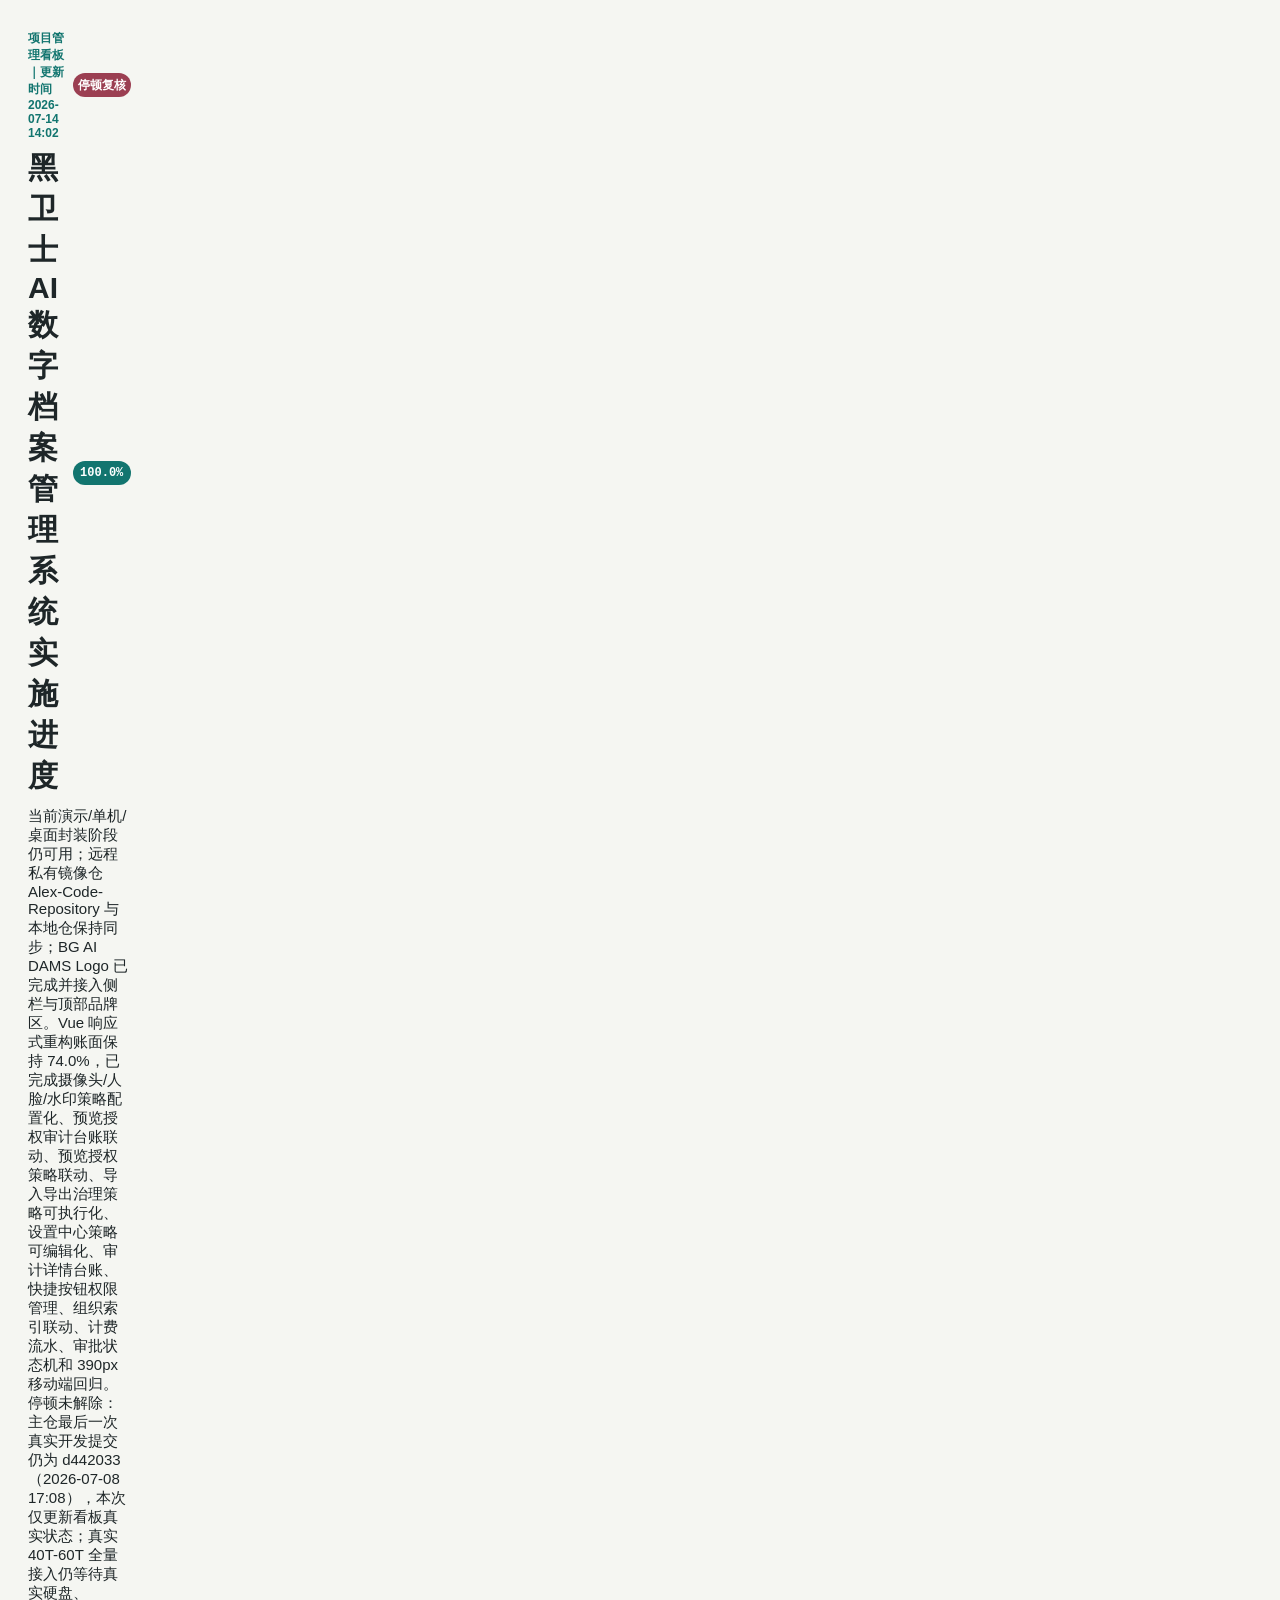
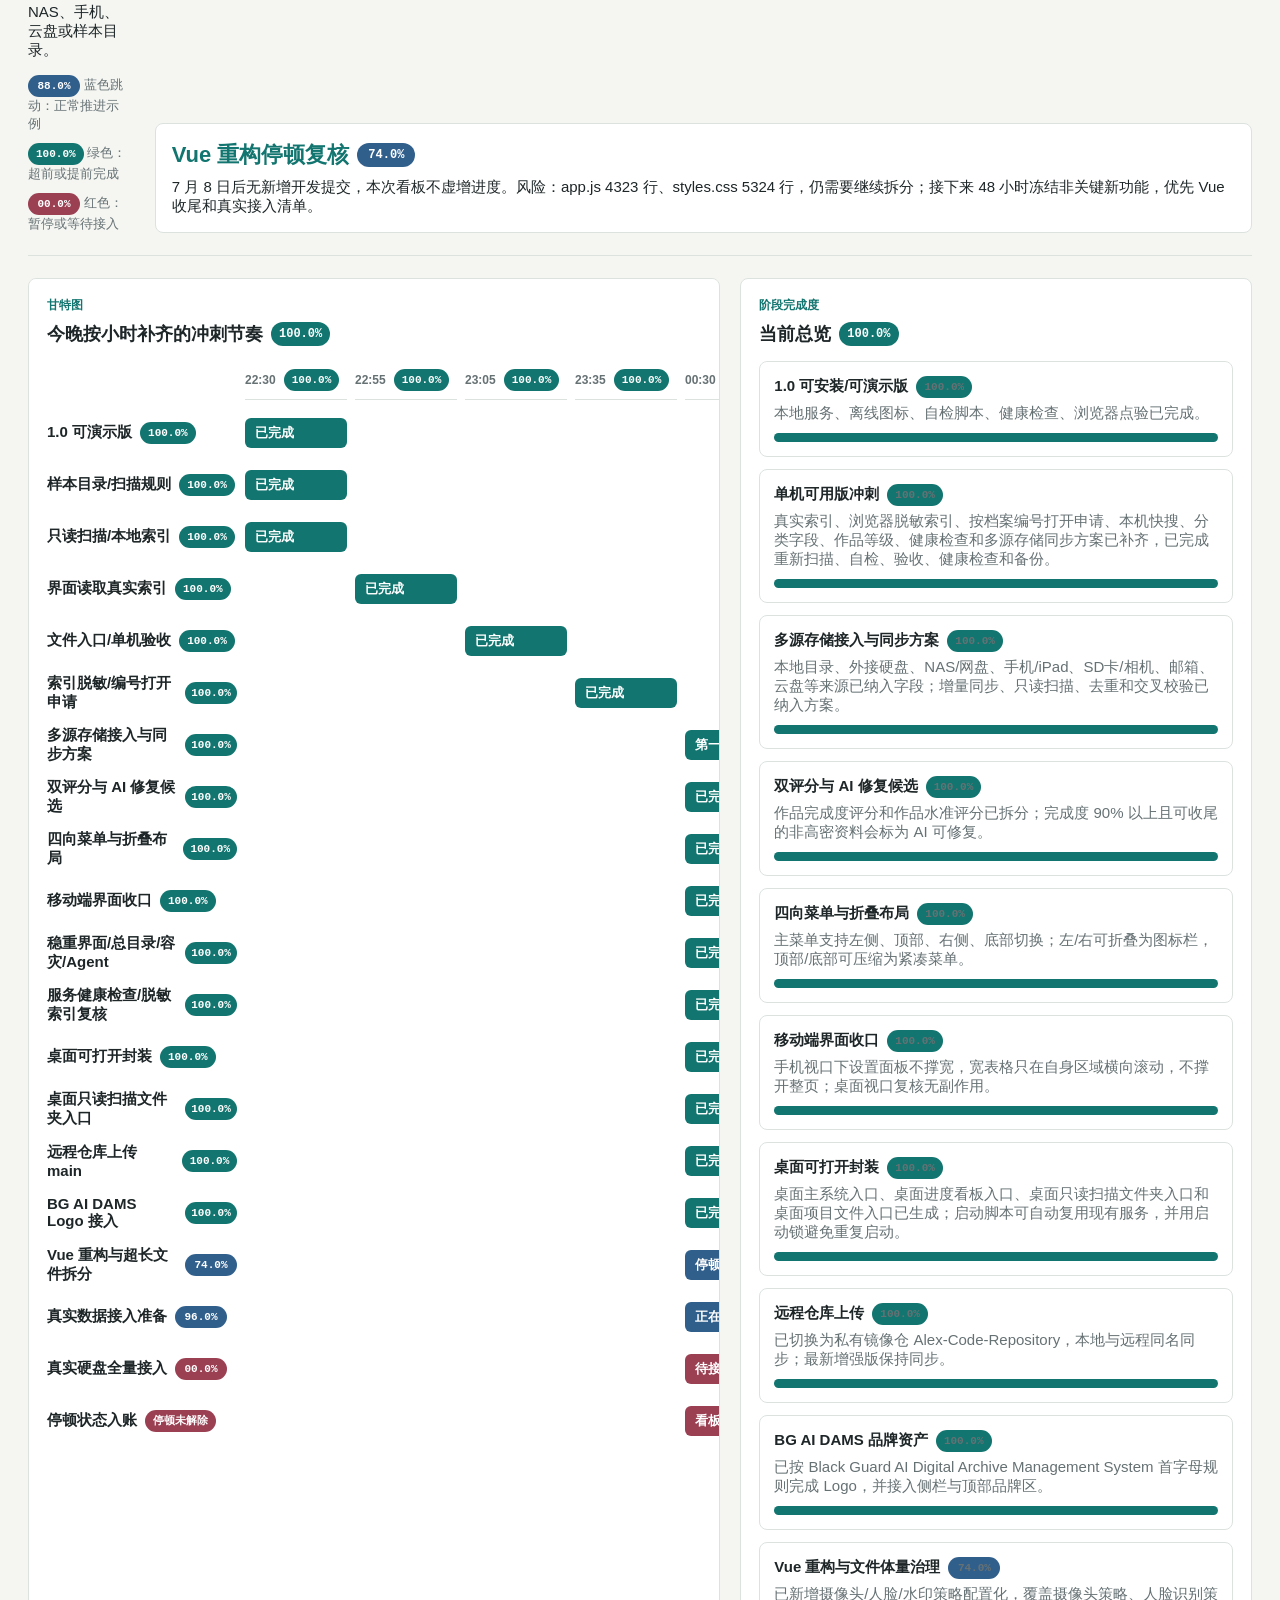
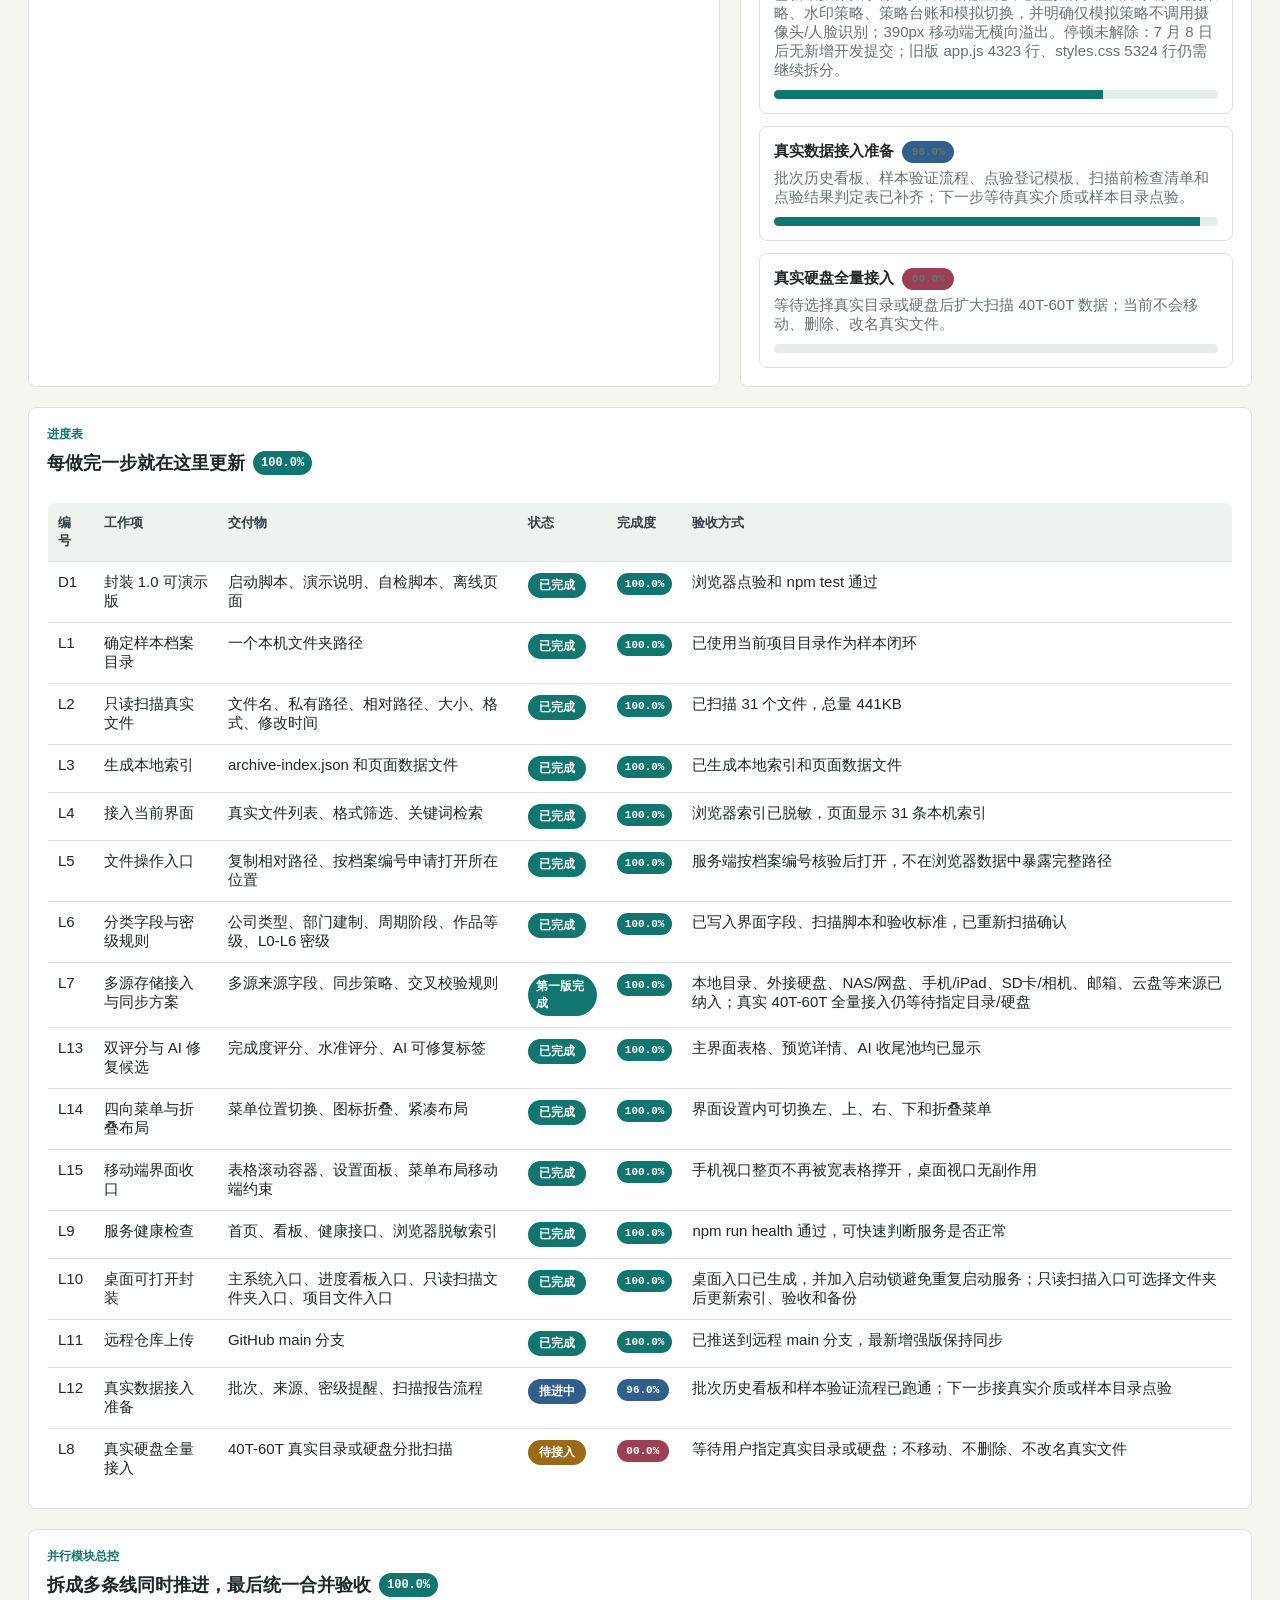
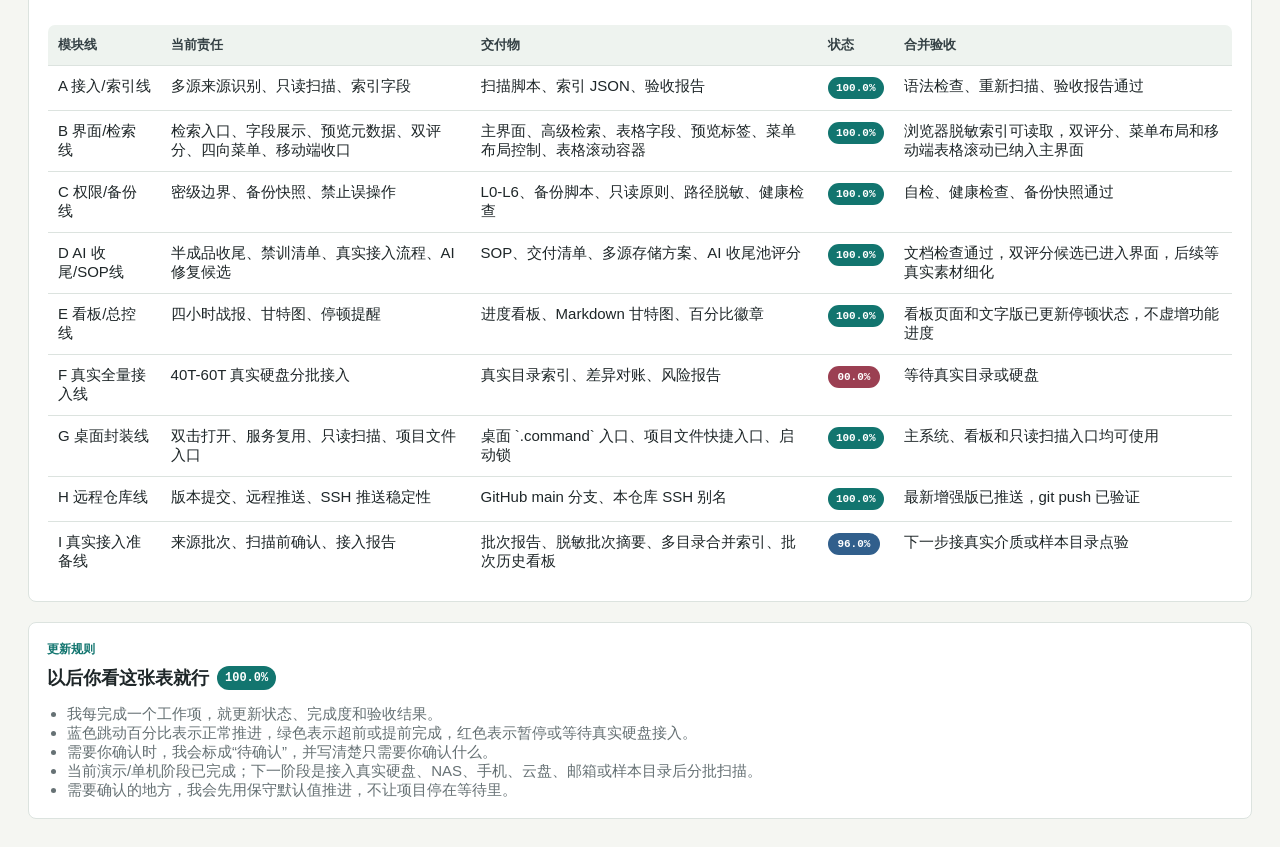
<file: 项目进度看板.html>
<!doctype html>
<html lang="zh-CN">
  <head>
    <meta charset="UTF-8" />
    <meta name="viewport" content="width=device-width, initial-scale=1.0" />
    <title>黑卫士 AI 数字档案管理系统项目进度看板</title>
    <style>
      :root {
        --ink: #1e2628;
        --muted: #667174;
        --line: #dce3df;
        --page: #f5f6f2;
        --panel: #ffffff;
        --green: #12756f;
        --blue: #315f8c;
        --gold: #9a6a18;
        --red: #9b3f52;
      }

      * {
        box-sizing: border-box;
      }

      body {
        margin: 0;
        background: var(--page);
        color: var(--ink);
        font-family: "PingFang SC", "Microsoft YaHei", Arial, sans-serif;
        font-size: 15px;
      }

      .page {
        max-width: 1360px;
        margin: 0 auto;
        padding: 28px;
      }

      .hero {
        display: grid;
        grid-template-columns: 1fr auto;
        gap: 24px;
        align-items: end;
        padding-bottom: 22px;
        border-bottom: 1px solid var(--line);
      }

      .eyebrow {
        margin: 0 0 8px;
        color: var(--green);
        font-size: 12px;
        font-weight: 700;
      }

      h1,
      h2,
      h3,
      p {
        margin-top: 0;
      }

      h1 {
        margin-bottom: 10px;
        font-size: 30px;
      }

      h2 {
        font-size: 18px;
      }

      .hero p:last-child {
        margin-bottom: 0;
        color: var(--muted);
      }

      .status-box {
        min-width: 260px;
        padding: 16px;
        background: var(--panel);
        border: 1px solid var(--line);
        border-radius: 8px;
      }

      .status-box strong {
        display: flex;
        align-items: center;
        gap: 8px;
        margin-bottom: 8px;
        color: var(--green);
        font-size: 22px;
      }

      .title-line,
      .task-name,
      .card strong,
      .day {
        display: inline-flex;
        align-items: center;
        gap: 8px;
      }

      .progress-badge {
        display: inline-flex;
        align-items: center;
        justify-content: center;
        min-width: 58px;
        height: 24px;
        padding: 0 8px;
        border-radius: 999px;
        color: #fff;
        font-family: ui-monospace, SFMono-Regular, Menlo, Consolas, monospace;
        font-size: 12px;
        font-weight: 800;
        letter-spacing: 0;
        vertical-align: middle;
        white-space: nowrap;
      }

      .progress-badge.normal {
        background: var(--blue);
        animation: pulse-normal 1.35s ease-in-out infinite;
      }

      .progress-badge.ahead {
        background: var(--green);
      }

      .progress-badge.stopped {
        background: var(--red);
      }

      .progress-badge.small {
        min-width: 52px;
        height: 22px;
        font-size: 11px;
      }

      @keyframes pulse-normal {
        0%,
        100% {
          transform: translateY(0);
          box-shadow: 0 0 0 rgba(49, 95, 140, 0);
        }

        50% {
          transform: translateY(-1px);
          box-shadow: 0 0 0 4px rgba(49, 95, 140, 0.14);
        }
      }

      .grid {
        display: grid;
        grid-template-columns: 1.15fr 0.85fr;
        gap: 20px;
        margin-top: 22px;
      }

      .panel {
        max-width: 100%;
        min-width: 0;
        overflow-x: auto;
        overscroll-behavior-x: contain;
        -webkit-overflow-scrolling: touch;
        background: var(--panel);
        border: 1px solid var(--line);
        border-radius: 8px;
        padding: 18px;
      }

      .timeline {
        min-width: 850px;
      }

      .days,
      .task {
        display: grid;
        grid-template-columns: 190px repeat(6, 1fr);
        gap: 8px;
        align-items: center;
      }

      .days {
        margin-bottom: 12px;
        color: var(--muted);
        font-size: 12px;
        font-weight: 700;
      }

      .day {
        padding: 8px 0;
        text-align: center;
        border-bottom: 1px solid var(--line);
      }

      .task {
        min-height: 42px;
        margin-bottom: 10px;
      }

      .task-name {
        color: var(--ink);
        font-weight: 700;
      }

      .bar {
        min-height: 30px;
        padding: 6px 10px;
        color: #fff;
        border-radius: 6px;
        font-size: 13px;
        font-weight: 700;
        white-space: nowrap;
      }

      .done {
        background: var(--green);
      }

      .active {
        background: var(--blue);
      }

      .todo {
        background: var(--gold);
      }

      .later {
        background: var(--red);
      }

      .col-1 {
        grid-column: 2 / span 1;
      }

      .col-2 {
        grid-column: 3 / span 1;
      }

      .col-3 {
        grid-column: 4 / span 1;
      }

      .col-4 {
        grid-column: 5 / span 1;
      }

      .col-5-6 {
        grid-column: 6 / span 2;
      }

      .cards {
        display: grid;
        gap: 12px;
      }

      .card {
        padding: 14px;
        border: 1px solid var(--line);
        border-radius: 8px;
      }

      .card strong {
        display: flex;
        align-items: center;
        gap: 8px;
        margin-bottom: 6px;
      }

      .card span {
        color: var(--muted);
      }

      .progress-line {
        width: 100%;
        height: 9px;
        margin-top: 10px;
        overflow: hidden;
        background: #e8ede9;
        border-radius: 999px;
      }

      .progress-line span {
        display: block;
        height: 100%;
        background: var(--green);
      }

      table {
        width: 100%;
        min-width: 720px;
        border-collapse: collapse;
        margin-top: 12px;
        overflow: hidden;
        border: 1px solid var(--line);
        border-radius: 8px;
      }

      th,
      td {
        padding: 11px 10px;
        border-bottom: 1px solid var(--line);
        text-align: left;
        vertical-align: top;
      }

      th {
        background: #eef3ef;
        color: #344044;
        font-size: 13px;
      }

      tr:last-child td {
        border-bottom: 0;
      }

      .tag {
        display: inline-flex;
        min-width: 58px;
        justify-content: center;
        padding: 4px 8px;
        border-radius: 999px;
        color: #fff;
        font-size: 12px;
        font-weight: 700;
      }

      .tag.done {
        background: var(--green);
      }

      .tag.next {
        background: var(--blue);
      }

      .tag.todo {
        background: var(--gold);
      }

      .legend {
        display: flex;
        flex-wrap: wrap;
        gap: 10px;
        margin-top: 14px;
        color: var(--muted);
        font-size: 13px;
      }

      .rules {
        margin-top: 20px;
      }

      .rules ul {
        margin: 0;
        padding-left: 20px;
        color: var(--muted);
      }

      @media (max-width: 960px) {
        .page {
          padding: 18px;
        }

        .hero,
        .grid {
          grid-template-columns: 1fr;
        }

        table {
          min-width: 640px;
        }
      }
    </style>
  </head>
  <body>
    <main class="page">
      <header class="hero">
        <div>
          <p class="eyebrow title-line">项目管理看板｜更新时间 2026-07-14 14:02 <span class="progress-badge stopped">停顿复核</span></p>
          <h1 class="title-line">黑卫士 AI 数字档案管理系统实施进度 <span class="progress-badge ahead">100.0%</span></h1>
          <p>当前演示/单机/桌面封装阶段仍可用；远程私有镜像仓 Alex-Code-Repository 与本地仓保持同步；BG AI DAMS Logo 已完成并接入侧栏与顶部品牌区。Vue 响应式重构账面保持 74.0%，已完成摄像头/人脸/水印策略配置化、预览授权审计台账联动、预览授权策略联动、导入导出治理策略可执行化、设置中心策略可编辑化、审计详情台账、快捷按钮权限管理、组织索引联动、计费流水、审批状态机和 390px 移动端回归。停顿未解除：主仓最后一次真实开发提交仍为 d442033（2026-07-08 17:08），本次仅更新看板真实状态；真实 40T-60T 全量接入仍等待真实硬盘、NAS、手机、云盘或样本目录。</p>
          <div class="legend">
            <span><span class="progress-badge normal small">88.0%</span> 蓝色跳动：正常推进示例</span>
            <span><span class="progress-badge ahead small">100.0%</span> 绿色：超前或提前完成</span>
            <span><span class="progress-badge stopped small">00.0%</span> 红色：暂停或等待接入</span>
          </div>
        </div>
        <aside class="status-box">
          <strong>Vue 重构停顿复核 <span class="progress-badge normal">74.0%</span></strong>
          <span>7 月 8 日后无新增开发提交，本次看板不虚增进度。风险：app.js 4323 行、styles.css 5324 行，仍需要继续拆分；接下来 48 小时冻结非关键新功能，优先 Vue 收尾和真实接入清单。</span>
        </aside>
      </header>

      <section class="grid">
        <div class="panel gantt">
          <p class="eyebrow">甘特图</p>
          <h2 class="title-line">今晚按小时补齐的冲刺节奏 <span class="progress-badge ahead">100.0%</span></h2>
          <div class="timeline" aria-label="项目甘特图">
            <div class="days">
              <div></div>
              <div class="day">22:30 <span class="progress-badge ahead small">100.0%</span></div>
              <div class="day">22:55 <span class="progress-badge ahead small">100.0%</span></div>
              <div class="day">23:05 <span class="progress-badge ahead small">100.0%</span></div>
              <div class="day">23:35 <span class="progress-badge ahead small">100.0%</span></div>
              <div class="day">00:30 <span class="progress-badge ahead small">100.0%</span></div>
              <div class="day">00:10 <span class="progress-badge ahead small">100.0%</span></div>
            </div>

            <div class="task">
              <div class="task-name">1.0 可演示版 <span class="progress-badge ahead small">100.0%</span></div>
              <div class="bar done col-1">已完成</div>
            </div>
            <div class="task">
              <div class="task-name">样本目录/扫描规则 <span class="progress-badge ahead small">100.0%</span></div>
              <div class="bar done col-1">已完成</div>
            </div>
            <div class="task">
              <div class="task-name">只读扫描/本地索引 <span class="progress-badge ahead small">100.0%</span></div>
              <div class="bar done col-1">已完成</div>
            </div>
            <div class="task">
              <div class="task-name">界面读取真实索引 <span class="progress-badge ahead small">100.0%</span></div>
              <div class="bar done col-2">已完成</div>
            </div>
            <div class="task">
              <div class="task-name">文件入口/单机验收 <span class="progress-badge ahead small">100.0%</span></div>
              <div class="bar done col-3">已完成</div>
            </div>
            <div class="task">
              <div class="task-name">索引脱敏/编号打开申请 <span class="progress-badge ahead small">100.0%</span></div>
              <div class="bar done col-4">已完成</div>
            </div>
            <div class="task">
              <div class="task-name">多源存储接入与同步方案 <span class="progress-badge ahead small">100.0%</span></div>
              <div class="bar done col-5-6">第一版完成</div>
            </div>
            <div class="task">
              <div class="task-name">双评分与 AI 修复候选 <span class="progress-badge ahead small">100.0%</span></div>
              <div class="bar done col-5-6">已完成</div>
            </div>
            <div class="task">
              <div class="task-name">四向菜单与折叠布局 <span class="progress-badge ahead small">100.0%</span></div>
              <div class="bar done col-5-6">已完成</div>
            </div>
            <div class="task">
              <div class="task-name">移动端界面收口 <span class="progress-badge ahead small">100.0%</span></div>
              <div class="bar done col-5-6">已完成</div>
            </div>
            <div class="task">
              <div class="task-name">稳重界面/总目录/容灾/Agent <span class="progress-badge ahead small">100.0%</span></div>
              <div class="bar done col-5-6">已完成</div>
            </div>
            <div class="task">
              <div class="task-name">服务健康检查/脱敏索引复核 <span class="progress-badge ahead small">100.0%</span></div>
              <div class="bar done col-5-6">已完成</div>
            </div>
            <div class="task">
              <div class="task-name">桌面可打开封装 <span class="progress-badge ahead small">100.0%</span></div>
              <div class="bar done col-5-6">已完成</div>
            </div>
            <div class="task">
              <div class="task-name">桌面只读扫描文件夹入口 <span class="progress-badge ahead small">100.0%</span></div>
              <div class="bar done col-5-6">已完成</div>
            </div>
            <div class="task">
              <div class="task-name">远程仓库上传 main <span class="progress-badge ahead small">100.0%</span></div>
              <div class="bar done col-5-6">已完成</div>
            </div>
            <div class="task">
              <div class="task-name">BG AI DAMS Logo 接入 <span class="progress-badge ahead small">100.0%</span></div>
              <div class="bar done col-5-6">已完成</div>
            </div>
            <div class="task">
              <div class="task-name">Vue 重构与超长文件拆分 <span class="progress-badge normal small">74.0%</span></div>
              <div class="bar active col-5-6">停顿复核入账</div>
            </div>
            <div class="task">
              <div class="task-name">真实数据接入准备 <span class="progress-badge normal small">96.0%</span></div>
              <div class="bar active col-5-6">正在推进</div>
            </div>
            <div class="task">
              <div class="task-name">真实硬盘全量接入 <span class="progress-badge stopped small">00.0%</span></div>
              <div class="bar later col-5-6">待接真实硬盘</div>
            </div>
            <div class="task">
              <div class="task-name">停顿状态入账 <span class="progress-badge stopped small">停顿未解除</span></div>
              <div class="bar later col-5-6">看板已更新</div>
            </div>
          </div>
        </div>

        <aside class="panel">
          <p class="eyebrow">阶段完成度</p>
          <h2 class="title-line">当前总览 <span class="progress-badge ahead">100.0%</span></h2>
          <div class="cards">
            <div class="card">
              <strong>1.0 可安装/可演示版 <span class="progress-badge ahead small">100.0%</span></strong>
              <span>本地服务、离线图标、自检脚本、健康检查、浏览器点验已完成。</span>
              <div class="progress-line"><span style="width: 100%"></span></div>
            </div>
            <div class="card">
              <strong>单机可用版冲刺 <span class="progress-badge ahead small">100.0%</span></strong>
              <span>真实索引、浏览器脱敏索引、按档案编号打开申请、本机快搜、分类字段、作品等级、健康检查和多源存储同步方案已补齐，已完成重新扫描、自检、验收、健康检查和备份。</span>
              <div class="progress-line"><span style="width: 100%"></span></div>
            </div>
            <div class="card">
              <strong>多源存储接入与同步方案 <span class="progress-badge ahead small">100.0%</span></strong>
              <span>本地目录、外接硬盘、NAS/网盘、手机/iPad、SD卡/相机、邮箱、云盘等来源已纳入字段；增量同步、只读扫描、去重和交叉校验已纳入方案。</span>
              <div class="progress-line"><span style="width: 100%"></span></div>
            </div>
            <div class="card">
              <strong>双评分与 AI 修复候选 <span class="progress-badge ahead small">100.0%</span></strong>
              <span>作品完成度评分和作品水准评分已拆分；完成度 90% 以上且可收尾的非高密资料会标为 AI 可修复。</span>
              <div class="progress-line"><span style="width: 100%"></span></div>
            </div>
            <div class="card">
              <strong>四向菜单与折叠布局 <span class="progress-badge ahead small">100.0%</span></strong>
              <span>主菜单支持左侧、顶部、右侧、底部切换；左/右可折叠为图标栏，顶部/底部可压缩为紧凑菜单。</span>
              <div class="progress-line"><span style="width: 100%"></span></div>
            </div>
            <div class="card">
              <strong>移动端界面收口 <span class="progress-badge ahead small">100.0%</span></strong>
              <span>手机视口下设置面板不撑宽，宽表格只在自身区域横向滚动，不撑开整页；桌面视口复核无副作用。</span>
              <div class="progress-line"><span style="width: 100%"></span></div>
            </div>
            <div class="card">
              <strong>桌面可打开封装 <span class="progress-badge ahead small">100.0%</span></strong>
              <span>桌面主系统入口、桌面进度看板入口、桌面只读扫描文件夹入口和桌面项目文件入口已生成；启动脚本可自动复用现有服务，并用启动锁避免重复启动。</span>
              <div class="progress-line"><span style="width: 100%"></span></div>
            </div>
            <div class="card">
              <strong>远程仓库上传 <span class="progress-badge ahead small">100.0%</span></strong>
              <span>已切换为私有镜像仓 Alex-Code-Repository，本地与远程同名同步；最新增强版保持同步。</span>
              <div class="progress-line"><span style="width: 100%"></span></div>
            </div>
            <div class="card">
              <strong>BG AI DAMS 品牌资产 <span class="progress-badge ahead small">100.0%</span></strong>
              <span>已按 Black Guard AI Digital Archive Management System 首字母规则完成 Logo，并接入侧栏与顶部品牌区。</span>
              <div class="progress-line"><span style="width: 100%"></span></div>
            </div>
            <div class="card">
              <strong>Vue 重构与文件体量治理 <span class="progress-badge normal small">74.0%</span></strong>
              <span>已新增摄像头/人脸/水印策略配置化，覆盖摄像头策略、人脸识别策略、水印策略、策略台账和模拟切换，并明确仅模拟策略不调用摄像头/人脸识别；390px 移动端无横向溢出。停顿未解除：7 月 8 日后无新增开发提交；旧版 app.js 4323 行、styles.css 5324 行仍需继续拆分。</span>
              <div class="progress-line"><span style="width: 74%"></span></div>
            </div>
            <div class="card">
              <strong>真实数据接入准备 <span class="progress-badge normal small">96.0%</span></strong>
              <span>批次历史看板、样本验证流程、点验登记模板、扫描前检查清单和点验结果判定表已补齐；下一步等待真实介质或样本目录点验。</span>
              <div class="progress-line"><span style="width: 96%"></span></div>
            </div>
            <div class="card">
              <strong>真实硬盘全量接入 <span class="progress-badge stopped small">00.0%</span></strong>
              <span>等待选择真实目录或硬盘后扩大扫描 40T-60T 数据；当前不会移动、删除、改名真实文件。</span>
              <div class="progress-line"><span style="width: 0%"></span></div>
            </div>
          </div>
        </aside>
      </section>

      <section class="panel" style="margin-top: 20px">
        <p class="eyebrow">进度表</p>
        <h2 class="title-line">每做完一步就在这里更新 <span class="progress-badge ahead">100.0%</span></h2>
        <table>
          <thead>
            <tr>
              <th>编号</th>
              <th>工作项</th>
              <th>交付物</th>
              <th>状态</th>
              <th>完成度</th>
              <th>验收方式</th>
            </tr>
          </thead>
          <tbody>
            <tr>
              <td>D1</td>
              <td>封装 1.0 可演示版</td>
              <td>启动脚本、演示说明、自检脚本、离线页面</td>
              <td><span class="tag done">已完成</span></td>
              <td><span class="progress-badge ahead small">100.0%</span></td>
              <td>浏览器点验和 npm test 通过</td>
            </tr>
            <tr>
              <td>L1</td>
              <td>确定样本档案目录</td>
              <td>一个本机文件夹路径</td>
              <td><span class="tag done">已完成</span></td>
              <td><span class="progress-badge ahead small">100.0%</span></td>
              <td>已使用当前项目目录作为样本闭环</td>
            </tr>
            <tr>
              <td>L2</td>
              <td>只读扫描真实文件</td>
              <td>文件名、私有路径、相对路径、大小、格式、修改时间</td>
              <td><span class="tag done">已完成</span></td>
              <td><span class="progress-badge ahead small">100.0%</span></td>
              <td>已扫描 31 个文件，总量 441KB</td>
            </tr>
            <tr>
              <td>L3</td>
              <td>生成本地索引</td>
              <td>archive-index.json 和页面数据文件</td>
              <td><span class="tag done">已完成</span></td>
              <td><span class="progress-badge ahead small">100.0%</span></td>
              <td>已生成本地索引和页面数据文件</td>
            </tr>
            <tr>
              <td>L4</td>
              <td>接入当前界面</td>
              <td>真实文件列表、格式筛选、关键词检索</td>
              <td><span class="tag done">已完成</span></td>
              <td><span class="progress-badge ahead small">100.0%</span></td>
              <td>浏览器索引已脱敏，页面显示 31 条本机索引</td>
            </tr>
            <tr>
              <td>L5</td>
              <td>文件操作入口</td>
              <td>复制相对路径、按档案编号申请打开所在位置</td>
              <td><span class="tag done">已完成</span></td>
              <td><span class="progress-badge ahead small">100.0%</span></td>
              <td>服务端按档案编号核验后打开，不在浏览器数据中暴露完整路径</td>
            </tr>
            <tr>
              <td>L6</td>
              <td>分类字段与密级规则</td>
              <td>公司类型、部门建制、周期阶段、作品等级、L0-L6 密级</td>
              <td><span class="tag done">已完成</span></td>
              <td><span class="progress-badge ahead small">100.0%</span></td>
              <td>已写入界面字段、扫描脚本和验收标准，已重新扫描确认</td>
            </tr>
            <tr>
              <td>L7</td>
              <td>多源存储接入与同步方案</td>
              <td>多源来源字段、同步策略、交叉校验规则</td>
              <td><span class="tag done">第一版完成</span></td>
              <td><span class="progress-badge ahead small">100.0%</span></td>
              <td>本地目录、外接硬盘、NAS/网盘、手机/iPad、SD卡/相机、邮箱、云盘等来源已纳入；真实 40T-60T 全量接入仍等待指定目录/硬盘</td>
            </tr>
            <tr>
              <td>L13</td>
              <td>双评分与 AI 修复候选</td>
              <td>完成度评分、水准评分、AI 可修复标签</td>
              <td><span class="tag done">已完成</span></td>
              <td><span class="progress-badge ahead small">100.0%</span></td>
              <td>主界面表格、预览详情、AI 收尾池均已显示</td>
            </tr>
            <tr>
              <td>L14</td>
              <td>四向菜单与折叠布局</td>
              <td>菜单位置切换、图标折叠、紧凑布局</td>
              <td><span class="tag done">已完成</span></td>
              <td><span class="progress-badge ahead small">100.0%</span></td>
              <td>界面设置内可切换左、上、右、下和折叠菜单</td>
            </tr>
            <tr>
              <td>L15</td>
              <td>移动端界面收口</td>
              <td>表格滚动容器、设置面板、菜单布局移动端约束</td>
              <td><span class="tag done">已完成</span></td>
              <td><span class="progress-badge ahead small">100.0%</span></td>
              <td>手机视口整页不再被宽表格撑开，桌面视口无副作用</td>
            </tr>
            <tr>
              <td>L9</td>
              <td>服务健康检查</td>
              <td>首页、看板、健康接口、浏览器脱敏索引</td>
              <td><span class="tag done">已完成</span></td>
              <td><span class="progress-badge ahead small">100.0%</span></td>
              <td>npm run health 通过，可快速判断服务是否正常</td>
            </tr>
            <tr>
              <td>L10</td>
              <td>桌面可打开封装</td>
              <td>主系统入口、进度看板入口、只读扫描文件夹入口、项目文件入口</td>
              <td><span class="tag done">已完成</span></td>
              <td><span class="progress-badge ahead small">100.0%</span></td>
              <td>桌面入口已生成，并加入启动锁避免重复启动服务；只读扫描入口可选择文件夹后更新索引、验收和备份</td>
            </tr>
            <tr>
              <td>L11</td>
              <td>远程仓库上传</td>
              <td>GitHub main 分支</td>
              <td><span class="tag done">已完成</span></td>
              <td><span class="progress-badge ahead small">100.0%</span></td>
              <td>已推送到远程 main 分支，最新增强版保持同步</td>
            </tr>
            <tr>
              <td>L12</td>
              <td>真实数据接入准备</td>
              <td>批次、来源、密级提醒、扫描报告流程</td>
              <td><span class="tag next">推进中</span></td>
              <td><span class="progress-badge normal small">96.0%</span></td>
              <td>批次历史看板和样本验证流程已跑通；下一步接真实介质或样本目录点验</td>
            </tr>
            <tr>
              <td>L8</td>
              <td>真实硬盘全量接入</td>
              <td>40T-60T 真实目录或硬盘分批扫描</td>
              <td><span class="tag todo">待接入</span></td>
              <td><span class="progress-badge stopped small">00.0%</span></td>
              <td>等待用户指定真实目录或硬盘；不移动、不删除、不改名真实文件</td>
            </tr>
          </tbody>
        </table>
      </section>

      <section class="panel" style="margin-top: 20px">
        <p class="eyebrow">并行模块总控</p>
        <h2 class="title-line">拆成多条线同时推进，最后统一合并验收 <span class="progress-badge ahead">100.0%</span></h2>
        <table>
          <thead>
            <tr>
              <th>模块线</th>
              <th>当前责任</th>
              <th>交付物</th>
              <th>状态</th>
              <th>合并验收</th>
            </tr>
          </thead>
          <tbody>
            <tr>
              <td>A 接入/索引线</td>
              <td>多源来源识别、只读扫描、索引字段</td>
              <td>扫描脚本、索引 JSON、验收报告</td>
              <td><span class="progress-badge ahead small">100.0%</span></td>
              <td>语法检查、重新扫描、验收报告通过</td>
            </tr>
            <tr>
              <td>B 界面/检索线</td>
              <td>检索入口、字段展示、预览元数据、双评分、四向菜单、移动端收口</td>
              <td>主界面、高级检索、表格字段、预览标签、菜单布局控制、表格滚动容器</td>
              <td><span class="progress-badge ahead small">100.0%</span></td>
              <td>浏览器脱敏索引可读取，双评分、菜单布局和移动端表格滚动已纳入主界面</td>
            </tr>
            <tr>
              <td>C 权限/备份线</td>
              <td>密级边界、备份快照、禁止误操作</td>
              <td>L0-L6、备份脚本、只读原则、路径脱敏、健康检查</td>
              <td><span class="progress-badge ahead small">100.0%</span></td>
              <td>自检、健康检查、备份快照通过</td>
            </tr>
            <tr>
              <td>D AI 收尾/SOP线</td>
              <td>半成品收尾、禁训清单、真实接入流程、AI 修复候选</td>
              <td>SOP、交付清单、多源存储方案、AI 收尾池评分</td>
              <td><span class="progress-badge ahead small">100.0%</span></td>
              <td>文档检查通过，双评分候选已进入界面，后续等真实素材细化</td>
            </tr>
            <tr>
              <td>E 看板/总控线</td>
              <td>四小时战报、甘特图、停顿提醒</td>
              <td>进度看板、Markdown 甘特图、百分比徽章</td>
              <td><span class="progress-badge ahead small">100.0%</span></td>
              <td>看板页面和文字版已更新停顿状态，不虚增功能进度</td>
            </tr>
            <tr>
              <td>F 真实全量接入线</td>
              <td>40T-60T 真实硬盘分批接入</td>
              <td>真实目录索引、差异对账、风险报告</td>
              <td><span class="progress-badge stopped small">00.0%</span></td>
              <td>等待真实目录或硬盘</td>
            </tr>
            <tr>
              <td>G 桌面封装线</td>
              <td>双击打开、服务复用、只读扫描、项目文件入口</td>
              <td>桌面 `.command` 入口、项目文件快捷入口、启动锁</td>
              <td><span class="progress-badge ahead small">100.0%</span></td>
              <td>主系统、看板和只读扫描入口均可使用</td>
            </tr>
            <tr>
              <td>H 远程仓库线</td>
              <td>版本提交、远程推送、SSH 推送稳定性</td>
              <td>GitHub main 分支、本仓库 SSH 别名</td>
              <td><span class="progress-badge ahead small">100.0%</span></td>
              <td>最新增强版已推送，git push 已验证</td>
            </tr>
            <tr>
              <td>I 真实接入准备线</td>
              <td>来源批次、扫描前确认、接入报告</td>
              <td>批次报告、脱敏批次摘要、多目录合并索引、批次历史看板</td>
              <td><span class="progress-badge normal small">96.0%</span></td>
              <td>下一步接真实介质或样本目录点验</td>
            </tr>
          </tbody>
        </table>
      </section>

      <section class="panel rules">
        <p class="eyebrow">更新规则</p>
        <h2 class="title-line">以后你看这张表就行 <span class="progress-badge ahead">100.0%</span></h2>
        <ul>
          <li>我每完成一个工作项，就更新状态、完成度和验收结果。</li>
          <li>蓝色跳动百分比表示正常推进，绿色表示超前或提前完成，红色表示暂停或等待真实硬盘接入。</li>
          <li>需要你确认时，我会标成“待确认”，并写清楚只需要你确认什么。</li>
          <li>当前演示/单机阶段已完成；下一阶段是接入真实硬盘、NAS、手机、云盘、邮箱或样本目录后分批扫描。</li>
          <li>需要确认的地方，我会先用保守默认值推进，不让项目停在等待里。</li>
        </ul>
      </section>
    </main>
  </body>
</html>
</file>
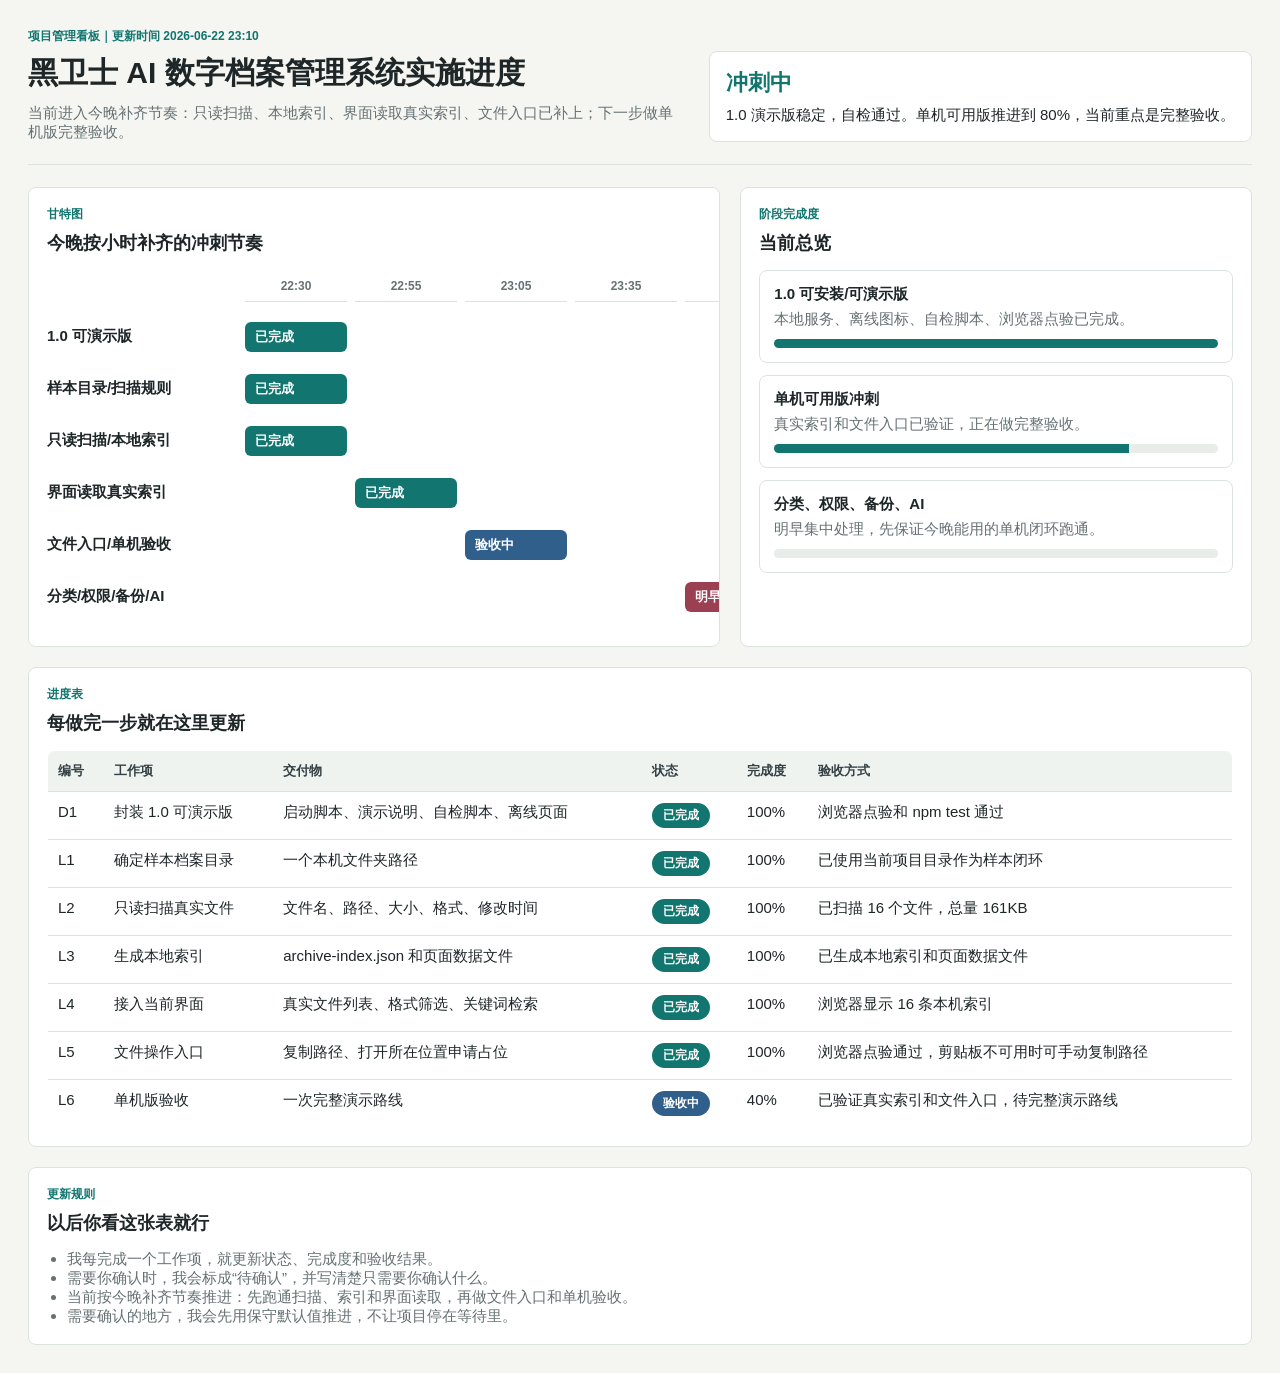
<file: 备份快照/20260622-154914/项目进度看板.html>
<!doctype html>
<html lang="zh-CN">
  <head>
    <meta charset="UTF-8" />
    <meta name="viewport" content="width=device-width, initial-scale=1.0" />
    <title>黑卫士 AI 数字档案管理系统项目进度看板</title>
    <style>
      :root {
        --ink: #1e2628;
        --muted: #667174;
        --line: #dce3df;
        --page: #f5f6f2;
        --panel: #ffffff;
        --green: #12756f;
        --blue: #315f8c;
        --gold: #9a6a18;
        --red: #9b3f52;
      }

      * {
        box-sizing: border-box;
      }

      body {
        margin: 0;
        background: var(--page);
        color: var(--ink);
        font-family: "PingFang SC", "Microsoft YaHei", Arial, sans-serif;
        font-size: 15px;
      }

      .page {
        max-width: 1360px;
        margin: 0 auto;
        padding: 28px;
      }

      .hero {
        display: grid;
        grid-template-columns: 1fr auto;
        gap: 24px;
        align-items: end;
        padding-bottom: 22px;
        border-bottom: 1px solid var(--line);
      }

      .eyebrow {
        margin: 0 0 8px;
        color: var(--green);
        font-size: 12px;
        font-weight: 700;
      }

      h1,
      h2,
      h3,
      p {
        margin-top: 0;
      }

      h1 {
        margin-bottom: 10px;
        font-size: 30px;
      }

      h2 {
        font-size: 18px;
      }

      .hero p:last-child {
        margin-bottom: 0;
        color: var(--muted);
      }

      .status-box {
        min-width: 260px;
        padding: 16px;
        background: var(--panel);
        border: 1px solid var(--line);
        border-radius: 8px;
      }

      .status-box strong {
        display: block;
        margin-bottom: 8px;
        color: var(--green);
        font-size: 22px;
      }

      .grid {
        display: grid;
        grid-template-columns: 1.15fr 0.85fr;
        gap: 20px;
        margin-top: 22px;
      }

      .panel {
        background: var(--panel);
        border: 1px solid var(--line);
        border-radius: 8px;
        padding: 18px;
      }

      .gantt {
        overflow-x: auto;
      }

      .timeline {
        min-width: 850px;
      }

      .days,
      .task {
        display: grid;
        grid-template-columns: 190px repeat(6, 1fr);
        gap: 8px;
        align-items: center;
      }

      .days {
        margin-bottom: 12px;
        color: var(--muted);
        font-size: 12px;
        font-weight: 700;
      }

      .day {
        padding: 8px 0;
        text-align: center;
        border-bottom: 1px solid var(--line);
      }

      .task {
        min-height: 42px;
        margin-bottom: 10px;
      }

      .task-name {
        color: var(--ink);
        font-weight: 700;
      }

      .bar {
        min-height: 30px;
        padding: 6px 10px;
        color: #fff;
        border-radius: 6px;
        font-size: 13px;
        font-weight: 700;
        white-space: nowrap;
      }

      .done {
        background: var(--green);
      }

      .active {
        background: var(--blue);
      }

      .todo {
        background: var(--gold);
      }

      .later {
        background: var(--red);
      }

      .col-1 {
        grid-column: 2 / span 1;
      }

      .col-2 {
        grid-column: 3 / span 1;
      }

      .col-3 {
        grid-column: 4 / span 1;
      }

      .col-4 {
        grid-column: 5 / span 1;
      }

      .col-5-6 {
        grid-column: 6 / span 2;
      }

      .cards {
        display: grid;
        gap: 12px;
      }

      .card {
        padding: 14px;
        border: 1px solid var(--line);
        border-radius: 8px;
      }

      .card strong {
        display: block;
        margin-bottom: 6px;
      }

      .card span {
        color: var(--muted);
      }

      .progress-line {
        width: 100%;
        height: 9px;
        margin-top: 10px;
        overflow: hidden;
        background: #e8ede9;
        border-radius: 999px;
      }

      .progress-line span {
        display: block;
        height: 100%;
        background: var(--green);
      }

      table {
        width: 100%;
        border-collapse: collapse;
        margin-top: 12px;
        overflow: hidden;
        border: 1px solid var(--line);
        border-radius: 8px;
      }

      th,
      td {
        padding: 11px 10px;
        border-bottom: 1px solid var(--line);
        text-align: left;
        vertical-align: top;
      }

      th {
        background: #eef3ef;
        color: #344044;
        font-size: 13px;
      }

      tr:last-child td {
        border-bottom: 0;
      }

      .tag {
        display: inline-flex;
        min-width: 58px;
        justify-content: center;
        padding: 4px 8px;
        border-radius: 999px;
        color: #fff;
        font-size: 12px;
        font-weight: 700;
      }

      .tag.done {
        background: var(--green);
      }

      .tag.next {
        background: var(--blue);
      }

      .tag.todo {
        background: var(--gold);
      }

      .rules {
        margin-top: 20px;
      }

      .rules ul {
        margin: 0;
        padding-left: 20px;
        color: var(--muted);
      }

      @media (max-width: 960px) {
        .page {
          padding: 18px;
        }

        .hero,
        .grid {
          grid-template-columns: 1fr;
        }
      }
    </style>
  </head>
  <body>
    <main class="page">
      <header class="hero">
        <div>
          <p class="eyebrow">项目管理看板｜更新时间 2026-06-22 23:10</p>
          <h1>黑卫士 AI 数字档案管理系统实施进度</h1>
          <p>当前进入今晚补齐节奏：只读扫描、本地索引、界面读取真实索引、文件入口已补上；下一步做单机版完整验收。</p>
        </div>
        <aside class="status-box">
          <strong>冲刺中</strong>
          <span>1.0 演示版稳定，自检通过。单机可用版推进到 80%，当前重点是完整验收。</span>
        </aside>
      </header>

      <section class="grid">
        <div class="panel gantt">
          <p class="eyebrow">甘特图</p>
          <h2>今晚按小时补齐的冲刺节奏</h2>
          <div class="timeline" aria-label="项目甘特图">
            <div class="days">
              <div></div>
              <div class="day">22:30</div>
              <div class="day">22:55</div>
              <div class="day">23:05</div>
              <div class="day">23:35</div>
              <div class="day">00:30</div>
              <div class="day">明早</div>
            </div>

            <div class="task">
              <div class="task-name">1.0 可演示版</div>
              <div class="bar done col-1">已完成</div>
            </div>
            <div class="task">
              <div class="task-name">样本目录/扫描规则</div>
              <div class="bar done col-1">已完成</div>
            </div>
            <div class="task">
              <div class="task-name">只读扫描/本地索引</div>
              <div class="bar done col-1">已完成</div>
            </div>
            <div class="task">
              <div class="task-name">界面读取真实索引</div>
              <div class="bar done col-2">已完成</div>
            </div>
            <div class="task">
              <div class="task-name">文件入口/单机验收</div>
              <div class="bar active col-3">验收中</div>
            </div>
            <div class="task">
              <div class="task-name">分类/权限/备份/AI</div>
              <div class="bar later col-5-6">明早推进</div>
            </div>
          </div>
        </div>

        <aside class="panel">
          <p class="eyebrow">阶段完成度</p>
          <h2>当前总览</h2>
          <div class="cards">
            <div class="card">
              <strong>1.0 可安装/可演示版</strong>
              <span>本地服务、离线图标、自检脚本、浏览器点验已完成。</span>
              <div class="progress-line"><span style="width: 100%"></span></div>
            </div>
            <div class="card">
              <strong>单机可用版冲刺</strong>
              <span>真实索引和文件入口已验证，正在做完整验收。</span>
              <div class="progress-line"><span style="width: 80%"></span></div>
            </div>
            <div class="card">
              <strong>分类、权限、备份、AI</strong>
              <span>明早集中处理，先保证今晚能用的单机闭环跑通。</span>
              <div class="progress-line"><span style="width: 0%"></span></div>
            </div>
          </div>
        </aside>
      </section>

      <section class="panel" style="margin-top: 20px">
        <p class="eyebrow">进度表</p>
        <h2>每做完一步就在这里更新</h2>
        <table>
          <thead>
            <tr>
              <th>编号</th>
              <th>工作项</th>
              <th>交付物</th>
              <th>状态</th>
              <th>完成度</th>
              <th>验收方式</th>
            </tr>
          </thead>
          <tbody>
            <tr>
              <td>D1</td>
              <td>封装 1.0 可演示版</td>
              <td>启动脚本、演示说明、自检脚本、离线页面</td>
              <td><span class="tag done">已完成</span></td>
              <td>100%</td>
              <td>浏览器点验和 npm test 通过</td>
            </tr>
            <tr>
              <td>L1</td>
              <td>确定样本档案目录</td>
              <td>一个本机文件夹路径</td>
              <td><span class="tag done">已完成</span></td>
              <td>100%</td>
              <td>已使用当前项目目录作为样本闭环</td>
            </tr>
            <tr>
              <td>L2</td>
              <td>只读扫描真实文件</td>
              <td>文件名、路径、大小、格式、修改时间</td>
              <td><span class="tag done">已完成</span></td>
              <td>100%</td>
              <td>已扫描 16 个文件，总量 161KB</td>
            </tr>
            <tr>
              <td>L3</td>
              <td>生成本地索引</td>
              <td>archive-index.json 和页面数据文件</td>
              <td><span class="tag done">已完成</span></td>
              <td>100%</td>
              <td>已生成本地索引和页面数据文件</td>
            </tr>
            <tr>
              <td>L4</td>
              <td>接入当前界面</td>
              <td>真实文件列表、格式筛选、关键词检索</td>
              <td><span class="tag done">已完成</span></td>
              <td>100%</td>
              <td>浏览器显示 16 条本机索引</td>
            </tr>
            <tr>
              <td>L5</td>
              <td>文件操作入口</td>
              <td>复制路径、打开所在位置申请占位</td>
              <td><span class="tag done">已完成</span></td>
              <td>100%</td>
              <td>浏览器点验通过，剪贴板不可用时可手动复制路径</td>
            </tr>
            <tr>
              <td>L6</td>
              <td>单机版验收</td>
              <td>一次完整演示路线</td>
              <td><span class="tag next">验收中</span></td>
              <td>40%</td>
              <td>已验证真实索引和文件入口，待完整演示路线</td>
            </tr>
          </tbody>
        </table>
      </section>

      <section class="panel rules">
        <p class="eyebrow">更新规则</p>
        <h2>以后你看这张表就行</h2>
        <ul>
          <li>我每完成一个工作项，就更新状态、完成度和验收结果。</li>
          <li>需要你确认时，我会标成“待确认”，并写清楚只需要你确认什么。</li>
          <li>当前按今晚补齐节奏推进：先跑通扫描、索引和界面读取，再做文件入口和单机验收。</li>
          <li>需要确认的地方，我会先用保守默认值推进，不让项目停在等待里。</li>
        </ul>
      </section>
    </main>
  </body>
</html>
</file>
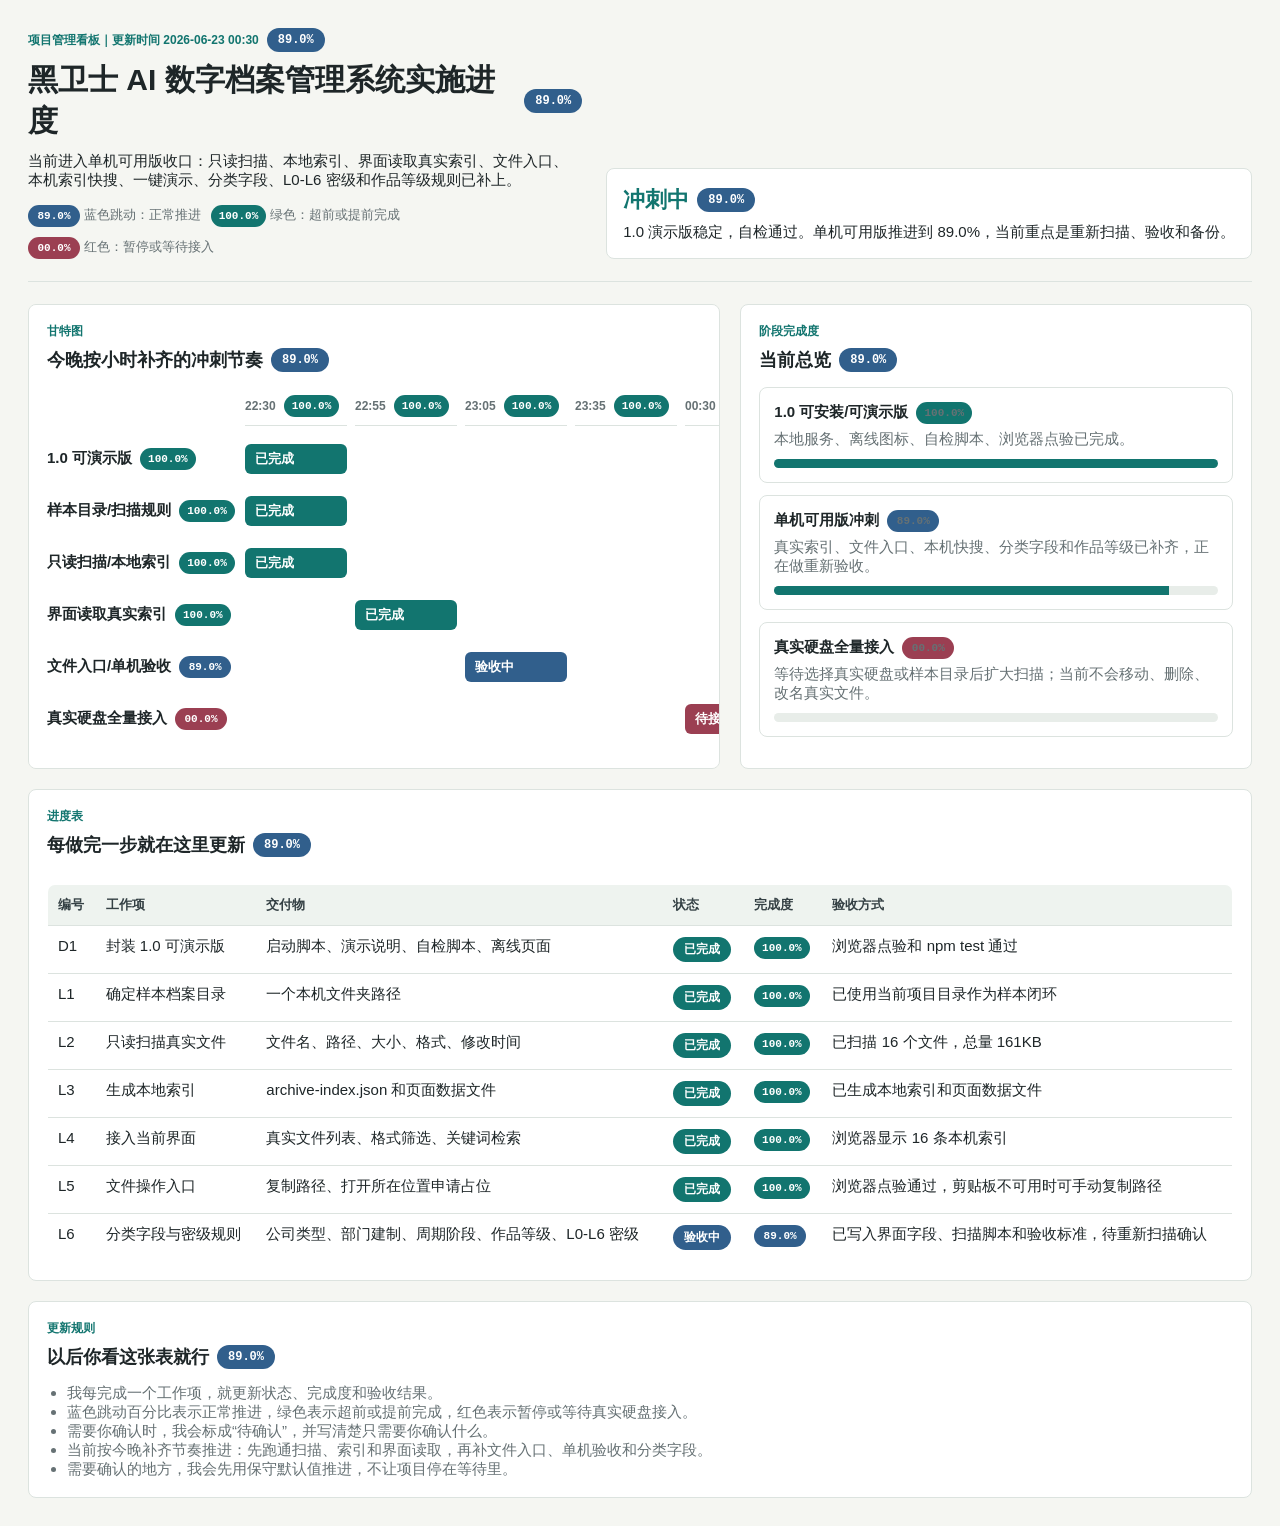
<file: 备份快照/20260622-171053/项目进度看板.html>
<!doctype html>
<html lang="zh-CN">
  <head>
    <meta charset="UTF-8" />
    <meta name="viewport" content="width=device-width, initial-scale=1.0" />
    <title>黑卫士 AI 数字档案管理系统项目进度看板</title>
    <style>
      :root {
        --ink: #1e2628;
        --muted: #667174;
        --line: #dce3df;
        --page: #f5f6f2;
        --panel: #ffffff;
        --green: #12756f;
        --blue: #315f8c;
        --gold: #9a6a18;
        --red: #9b3f52;
      }

      * {
        box-sizing: border-box;
      }

      body {
        margin: 0;
        background: var(--page);
        color: var(--ink);
        font-family: "PingFang SC", "Microsoft YaHei", Arial, sans-serif;
        font-size: 15px;
      }

      .page {
        max-width: 1360px;
        margin: 0 auto;
        padding: 28px;
      }

      .hero {
        display: grid;
        grid-template-columns: 1fr auto;
        gap: 24px;
        align-items: end;
        padding-bottom: 22px;
        border-bottom: 1px solid var(--line);
      }

      .eyebrow {
        margin: 0 0 8px;
        color: var(--green);
        font-size: 12px;
        font-weight: 700;
      }

      h1,
      h2,
      h3,
      p {
        margin-top: 0;
      }

      h1 {
        margin-bottom: 10px;
        font-size: 30px;
      }

      h2 {
        font-size: 18px;
      }

      .hero p:last-child {
        margin-bottom: 0;
        color: var(--muted);
      }

      .status-box {
        min-width: 260px;
        padding: 16px;
        background: var(--panel);
        border: 1px solid var(--line);
        border-radius: 8px;
      }

      .status-box strong {
        display: flex;
        align-items: center;
        gap: 8px;
        margin-bottom: 8px;
        color: var(--green);
        font-size: 22px;
      }

      .title-line,
      .task-name,
      .card strong,
      .day {
        display: inline-flex;
        align-items: center;
        gap: 8px;
      }

      .progress-badge {
        display: inline-flex;
        align-items: center;
        justify-content: center;
        min-width: 58px;
        height: 24px;
        padding: 0 8px;
        border-radius: 999px;
        color: #fff;
        font-family: ui-monospace, SFMono-Regular, Menlo, Consolas, monospace;
        font-size: 12px;
        font-weight: 800;
        letter-spacing: 0;
        vertical-align: middle;
        white-space: nowrap;
      }

      .progress-badge.normal {
        background: var(--blue);
        animation: pulse-normal 1.35s ease-in-out infinite;
      }

      .progress-badge.ahead {
        background: var(--green);
      }

      .progress-badge.stopped {
        background: var(--red);
      }

      .progress-badge.small {
        min-width: 52px;
        height: 22px;
        font-size: 11px;
      }

      @keyframes pulse-normal {
        0%,
        100% {
          transform: translateY(0);
          box-shadow: 0 0 0 rgba(49, 95, 140, 0);
        }

        50% {
          transform: translateY(-1px);
          box-shadow: 0 0 0 4px rgba(49, 95, 140, 0.14);
        }
      }

      .grid {
        display: grid;
        grid-template-columns: 1.15fr 0.85fr;
        gap: 20px;
        margin-top: 22px;
      }

      .panel {
        background: var(--panel);
        border: 1px solid var(--line);
        border-radius: 8px;
        padding: 18px;
      }

      .gantt {
        overflow-x: auto;
      }

      .timeline {
        min-width: 850px;
      }

      .days,
      .task {
        display: grid;
        grid-template-columns: 190px repeat(6, 1fr);
        gap: 8px;
        align-items: center;
      }

      .days {
        margin-bottom: 12px;
        color: var(--muted);
        font-size: 12px;
        font-weight: 700;
      }

      .day {
        padding: 8px 0;
        text-align: center;
        border-bottom: 1px solid var(--line);
      }

      .task {
        min-height: 42px;
        margin-bottom: 10px;
      }

      .task-name {
        color: var(--ink);
        font-weight: 700;
      }

      .bar {
        min-height: 30px;
        padding: 6px 10px;
        color: #fff;
        border-radius: 6px;
        font-size: 13px;
        font-weight: 700;
        white-space: nowrap;
      }

      .done {
        background: var(--green);
      }

      .active {
        background: var(--blue);
      }

      .todo {
        background: var(--gold);
      }

      .later {
        background: var(--red);
      }

      .col-1 {
        grid-column: 2 / span 1;
      }

      .col-2 {
        grid-column: 3 / span 1;
      }

      .col-3 {
        grid-column: 4 / span 1;
      }

      .col-4 {
        grid-column: 5 / span 1;
      }

      .col-5-6 {
        grid-column: 6 / span 2;
      }

      .cards {
        display: grid;
        gap: 12px;
      }

      .card {
        padding: 14px;
        border: 1px solid var(--line);
        border-radius: 8px;
      }

      .card strong {
        display: flex;
        align-items: center;
        gap: 8px;
        margin-bottom: 6px;
      }

      .card span {
        color: var(--muted);
      }

      .progress-line {
        width: 100%;
        height: 9px;
        margin-top: 10px;
        overflow: hidden;
        background: #e8ede9;
        border-radius: 999px;
      }

      .progress-line span {
        display: block;
        height: 100%;
        background: var(--green);
      }

      table {
        width: 100%;
        border-collapse: collapse;
        margin-top: 12px;
        overflow: hidden;
        border: 1px solid var(--line);
        border-radius: 8px;
      }

      th,
      td {
        padding: 11px 10px;
        border-bottom: 1px solid var(--line);
        text-align: left;
        vertical-align: top;
      }

      th {
        background: #eef3ef;
        color: #344044;
        font-size: 13px;
      }

      tr:last-child td {
        border-bottom: 0;
      }

      .tag {
        display: inline-flex;
        min-width: 58px;
        justify-content: center;
        padding: 4px 8px;
        border-radius: 999px;
        color: #fff;
        font-size: 12px;
        font-weight: 700;
      }

      .tag.done {
        background: var(--green);
      }

      .tag.next {
        background: var(--blue);
      }

      .tag.todo {
        background: var(--gold);
      }

      .legend {
        display: flex;
        flex-wrap: wrap;
        gap: 10px;
        margin-top: 14px;
        color: var(--muted);
        font-size: 13px;
      }

      .rules {
        margin-top: 20px;
      }

      .rules ul {
        margin: 0;
        padding-left: 20px;
        color: var(--muted);
      }

      @media (max-width: 960px) {
        .page {
          padding: 18px;
        }

        .hero,
        .grid {
          grid-template-columns: 1fr;
        }
      }
    </style>
  </head>
  <body>
    <main class="page">
      <header class="hero">
        <div>
          <p class="eyebrow title-line">项目管理看板｜更新时间 2026-06-23 00:30 <span class="progress-badge normal">89.0%</span></p>
          <h1 class="title-line">黑卫士 AI 数字档案管理系统实施进度 <span class="progress-badge normal">89.0%</span></h1>
          <p>当前进入单机可用版收口：只读扫描、本地索引、界面读取真实索引、文件入口、本机索引快搜、一键演示、分类字段、L0-L6 密级和作品等级规则已补上。</p>
          <div class="legend">
            <span><span class="progress-badge normal small">89.0%</span> 蓝色跳动：正常推进</span>
            <span><span class="progress-badge ahead small">100.0%</span> 绿色：超前或提前完成</span>
            <span><span class="progress-badge stopped small">00.0%</span> 红色：暂停或等待接入</span>
          </div>
        </div>
        <aside class="status-box">
          <strong>冲刺中 <span class="progress-badge normal">89.0%</span></strong>
          <span>1.0 演示版稳定，自检通过。单机可用版推进到 89.0%，当前重点是重新扫描、验收和备份。</span>
        </aside>
      </header>

      <section class="grid">
        <div class="panel gantt">
          <p class="eyebrow">甘特图</p>
          <h2 class="title-line">今晚按小时补齐的冲刺节奏 <span class="progress-badge normal">89.0%</span></h2>
          <div class="timeline" aria-label="项目甘特图">
            <div class="days">
              <div></div>
              <div class="day">22:30 <span class="progress-badge ahead small">100.0%</span></div>
              <div class="day">22:55 <span class="progress-badge ahead small">100.0%</span></div>
              <div class="day">23:05 <span class="progress-badge ahead small">100.0%</span></div>
              <div class="day">23:35 <span class="progress-badge ahead small">100.0%</span></div>
              <div class="day">00:30 <span class="progress-badge normal small">89.0%</span></div>
              <div class="day">明早 <span class="progress-badge stopped small">00.0%</span></div>
            </div>

            <div class="task">
              <div class="task-name">1.0 可演示版 <span class="progress-badge ahead small">100.0%</span></div>
              <div class="bar done col-1">已完成</div>
            </div>
            <div class="task">
              <div class="task-name">样本目录/扫描规则 <span class="progress-badge ahead small">100.0%</span></div>
              <div class="bar done col-1">已完成</div>
            </div>
            <div class="task">
              <div class="task-name">只读扫描/本地索引 <span class="progress-badge ahead small">100.0%</span></div>
              <div class="bar done col-1">已完成</div>
            </div>
            <div class="task">
              <div class="task-name">界面读取真实索引 <span class="progress-badge ahead small">100.0%</span></div>
              <div class="bar done col-2">已完成</div>
            </div>
            <div class="task">
              <div class="task-name">文件入口/单机验收 <span class="progress-badge normal small">89.0%</span></div>
              <div class="bar active col-3">验收中</div>
            </div>
            <div class="task">
              <div class="task-name">真实硬盘全量接入 <span class="progress-badge stopped small">00.0%</span></div>
              <div class="bar later col-5-6">待接真实硬盘</div>
            </div>
          </div>
        </div>

        <aside class="panel">
          <p class="eyebrow">阶段完成度</p>
          <h2 class="title-line">当前总览 <span class="progress-badge normal">89.0%</span></h2>
          <div class="cards">
            <div class="card">
              <strong>1.0 可安装/可演示版 <span class="progress-badge ahead small">100.0%</span></strong>
              <span>本地服务、离线图标、自检脚本、浏览器点验已完成。</span>
              <div class="progress-line"><span style="width: 100%"></span></div>
            </div>
            <div class="card">
              <strong>单机可用版冲刺 <span class="progress-badge normal small">89.0%</span></strong>
              <span>真实索引、文件入口、本机快搜、分类字段和作品等级已补齐，正在做重新验收。</span>
              <div class="progress-line"><span style="width: 89%"></span></div>
            </div>
            <div class="card">
              <strong>真实硬盘全量接入 <span class="progress-badge stopped small">00.0%</span></strong>
              <span>等待选择真实硬盘或样本目录后扩大扫描；当前不会移动、删除、改名真实文件。</span>
              <div class="progress-line"><span style="width: 0%"></span></div>
            </div>
          </div>
        </aside>
      </section>

      <section class="panel" style="margin-top: 20px">
        <p class="eyebrow">进度表</p>
        <h2 class="title-line">每做完一步就在这里更新 <span class="progress-badge normal">89.0%</span></h2>
        <table>
          <thead>
            <tr>
              <th>编号</th>
              <th>工作项</th>
              <th>交付物</th>
              <th>状态</th>
              <th>完成度</th>
              <th>验收方式</th>
            </tr>
          </thead>
          <tbody>
            <tr>
              <td>D1</td>
              <td>封装 1.0 可演示版</td>
              <td>启动脚本、演示说明、自检脚本、离线页面</td>
              <td><span class="tag done">已完成</span></td>
              <td><span class="progress-badge ahead small">100.0%</span></td>
              <td>浏览器点验和 npm test 通过</td>
            </tr>
            <tr>
              <td>L1</td>
              <td>确定样本档案目录</td>
              <td>一个本机文件夹路径</td>
              <td><span class="tag done">已完成</span></td>
              <td><span class="progress-badge ahead small">100.0%</span></td>
              <td>已使用当前项目目录作为样本闭环</td>
            </tr>
            <tr>
              <td>L2</td>
              <td>只读扫描真实文件</td>
              <td>文件名、路径、大小、格式、修改时间</td>
              <td><span class="tag done">已完成</span></td>
              <td><span class="progress-badge ahead small">100.0%</span></td>
              <td>已扫描 16 个文件，总量 161KB</td>
            </tr>
            <tr>
              <td>L3</td>
              <td>生成本地索引</td>
              <td>archive-index.json 和页面数据文件</td>
              <td><span class="tag done">已完成</span></td>
              <td><span class="progress-badge ahead small">100.0%</span></td>
              <td>已生成本地索引和页面数据文件</td>
            </tr>
            <tr>
              <td>L4</td>
              <td>接入当前界面</td>
              <td>真实文件列表、格式筛选、关键词检索</td>
              <td><span class="tag done">已完成</span></td>
              <td><span class="progress-badge ahead small">100.0%</span></td>
              <td>浏览器显示 16 条本机索引</td>
            </tr>
            <tr>
              <td>L5</td>
              <td>文件操作入口</td>
              <td>复制路径、打开所在位置申请占位</td>
              <td><span class="tag done">已完成</span></td>
              <td><span class="progress-badge ahead small">100.0%</span></td>
              <td>浏览器点验通过，剪贴板不可用时可手动复制路径</td>
            </tr>
            <tr>
              <td>L6</td>
              <td>分类字段与密级规则</td>
              <td>公司类型、部门建制、周期阶段、作品等级、L0-L6 密级</td>
              <td><span class="tag next">验收中</span></td>
              <td><span class="progress-badge normal small">89.0%</span></td>
              <td>已写入界面字段、扫描脚本和验收标准，待重新扫描确认</td>
            </tr>
          </tbody>
        </table>
      </section>

      <section class="panel rules">
        <p class="eyebrow">更新规则</p>
        <h2 class="title-line">以后你看这张表就行 <span class="progress-badge normal">89.0%</span></h2>
        <ul>
          <li>我每完成一个工作项，就更新状态、完成度和验收结果。</li>
          <li>蓝色跳动百分比表示正常推进，绿色表示超前或提前完成，红色表示暂停或等待真实硬盘接入。</li>
          <li>需要你确认时，我会标成“待确认”，并写清楚只需要你确认什么。</li>
          <li>当前按今晚补齐节奏推进：先跑通扫描、索引和界面读取，再补文件入口、单机验收和分类字段。</li>
          <li>需要确认的地方，我会先用保守默认值推进，不让项目停在等待里。</li>
        </ul>
      </section>
    </main>
  </body>
</html>
</file>
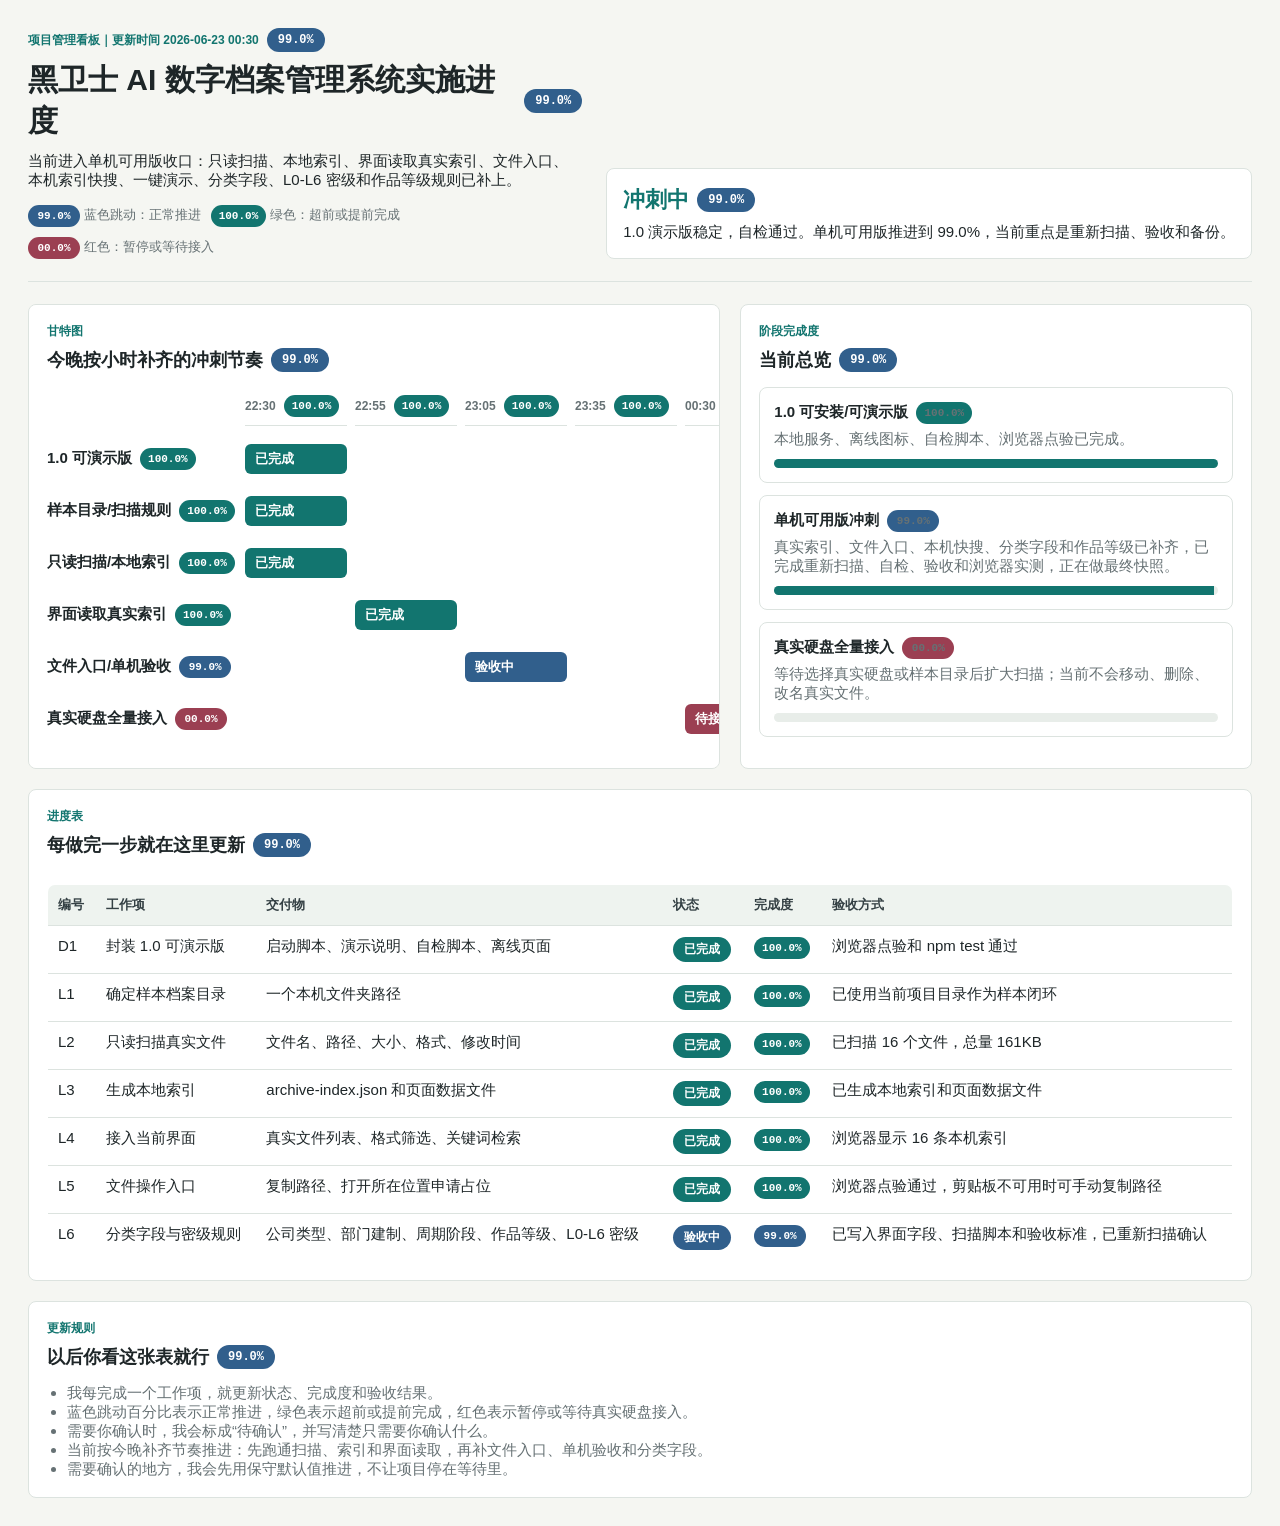
<file: 备份快照/20260622-172012/项目进度看板.html>
<!doctype html>
<html lang="zh-CN">
  <head>
    <meta charset="UTF-8" />
    <meta name="viewport" content="width=device-width, initial-scale=1.0" />
    <title>黑卫士 AI 数字档案管理系统项目进度看板</title>
    <style>
      :root {
        --ink: #1e2628;
        --muted: #667174;
        --line: #dce3df;
        --page: #f5f6f2;
        --panel: #ffffff;
        --green: #12756f;
        --blue: #315f8c;
        --gold: #9a6a18;
        --red: #9b3f52;
      }

      * {
        box-sizing: border-box;
      }

      body {
        margin: 0;
        background: var(--page);
        color: var(--ink);
        font-family: "PingFang SC", "Microsoft YaHei", Arial, sans-serif;
        font-size: 15px;
      }

      .page {
        max-width: 1360px;
        margin: 0 auto;
        padding: 28px;
      }

      .hero {
        display: grid;
        grid-template-columns: 1fr auto;
        gap: 24px;
        align-items: end;
        padding-bottom: 22px;
        border-bottom: 1px solid var(--line);
      }

      .eyebrow {
        margin: 0 0 8px;
        color: var(--green);
        font-size: 12px;
        font-weight: 700;
      }

      h1,
      h2,
      h3,
      p {
        margin-top: 0;
      }

      h1 {
        margin-bottom: 10px;
        font-size: 30px;
      }

      h2 {
        font-size: 18px;
      }

      .hero p:last-child {
        margin-bottom: 0;
        color: var(--muted);
      }

      .status-box {
        min-width: 260px;
        padding: 16px;
        background: var(--panel);
        border: 1px solid var(--line);
        border-radius: 8px;
      }

      .status-box strong {
        display: flex;
        align-items: center;
        gap: 8px;
        margin-bottom: 8px;
        color: var(--green);
        font-size: 22px;
      }

      .title-line,
      .task-name,
      .card strong,
      .day {
        display: inline-flex;
        align-items: center;
        gap: 8px;
      }

      .progress-badge {
        display: inline-flex;
        align-items: center;
        justify-content: center;
        min-width: 58px;
        height: 24px;
        padding: 0 8px;
        border-radius: 999px;
        color: #fff;
        font-family: ui-monospace, SFMono-Regular, Menlo, Consolas, monospace;
        font-size: 12px;
        font-weight: 800;
        letter-spacing: 0;
        vertical-align: middle;
        white-space: nowrap;
      }

      .progress-badge.normal {
        background: var(--blue);
        animation: pulse-normal 1.35s ease-in-out infinite;
      }

      .progress-badge.ahead {
        background: var(--green);
      }

      .progress-badge.stopped {
        background: var(--red);
      }

      .progress-badge.small {
        min-width: 52px;
        height: 22px;
        font-size: 11px;
      }

      @keyframes pulse-normal {
        0%,
        100% {
          transform: translateY(0);
          box-shadow: 0 0 0 rgba(49, 95, 140, 0);
        }

        50% {
          transform: translateY(-1px);
          box-shadow: 0 0 0 4px rgba(49, 95, 140, 0.14);
        }
      }

      .grid {
        display: grid;
        grid-template-columns: 1.15fr 0.85fr;
        gap: 20px;
        margin-top: 22px;
      }

      .panel {
        background: var(--panel);
        border: 1px solid var(--line);
        border-radius: 8px;
        padding: 18px;
      }

      .gantt {
        overflow-x: auto;
      }

      .timeline {
        min-width: 850px;
      }

      .days,
      .task {
        display: grid;
        grid-template-columns: 190px repeat(6, 1fr);
        gap: 8px;
        align-items: center;
      }

      .days {
        margin-bottom: 12px;
        color: var(--muted);
        font-size: 12px;
        font-weight: 700;
      }

      .day {
        padding: 8px 0;
        text-align: center;
        border-bottom: 1px solid var(--line);
      }

      .task {
        min-height: 42px;
        margin-bottom: 10px;
      }

      .task-name {
        color: var(--ink);
        font-weight: 700;
      }

      .bar {
        min-height: 30px;
        padding: 6px 10px;
        color: #fff;
        border-radius: 6px;
        font-size: 13px;
        font-weight: 700;
        white-space: nowrap;
      }

      .done {
        background: var(--green);
      }

      .active {
        background: var(--blue);
      }

      .todo {
        background: var(--gold);
      }

      .later {
        background: var(--red);
      }

      .col-1 {
        grid-column: 2 / span 1;
      }

      .col-2 {
        grid-column: 3 / span 1;
      }

      .col-3 {
        grid-column: 4 / span 1;
      }

      .col-4 {
        grid-column: 5 / span 1;
      }

      .col-5-6 {
        grid-column: 6 / span 2;
      }

      .cards {
        display: grid;
        gap: 12px;
      }

      .card {
        padding: 14px;
        border: 1px solid var(--line);
        border-radius: 8px;
      }

      .card strong {
        display: flex;
        align-items: center;
        gap: 8px;
        margin-bottom: 6px;
      }

      .card span {
        color: var(--muted);
      }

      .progress-line {
        width: 100%;
        height: 9px;
        margin-top: 10px;
        overflow: hidden;
        background: #e8ede9;
        border-radius: 999px;
      }

      .progress-line span {
        display: block;
        height: 100%;
        background: var(--green);
      }

      table {
        width: 100%;
        border-collapse: collapse;
        margin-top: 12px;
        overflow: hidden;
        border: 1px solid var(--line);
        border-radius: 8px;
      }

      th,
      td {
        padding: 11px 10px;
        border-bottom: 1px solid var(--line);
        text-align: left;
        vertical-align: top;
      }

      th {
        background: #eef3ef;
        color: #344044;
        font-size: 13px;
      }

      tr:last-child td {
        border-bottom: 0;
      }

      .tag {
        display: inline-flex;
        min-width: 58px;
        justify-content: center;
        padding: 4px 8px;
        border-radius: 999px;
        color: #fff;
        font-size: 12px;
        font-weight: 700;
      }

      .tag.done {
        background: var(--green);
      }

      .tag.next {
        background: var(--blue);
      }

      .tag.todo {
        background: var(--gold);
      }

      .legend {
        display: flex;
        flex-wrap: wrap;
        gap: 10px;
        margin-top: 14px;
        color: var(--muted);
        font-size: 13px;
      }

      .rules {
        margin-top: 20px;
      }

      .rules ul {
        margin: 0;
        padding-left: 20px;
        color: var(--muted);
      }

      @media (max-width: 960px) {
        .page {
          padding: 18px;
        }

        .hero,
        .grid {
          grid-template-columns: 1fr;
        }
      }
    </style>
  </head>
  <body>
    <main class="page">
      <header class="hero">
        <div>
          <p class="eyebrow title-line">项目管理看板｜更新时间 2026-06-23 00:30 <span class="progress-badge normal">99.0%</span></p>
          <h1 class="title-line">黑卫士 AI 数字档案管理系统实施进度 <span class="progress-badge normal">99.0%</span></h1>
          <p>当前进入单机可用版收口：只读扫描、本地索引、界面读取真实索引、文件入口、本机索引快搜、一键演示、分类字段、L0-L6 密级和作品等级规则已补上。</p>
          <div class="legend">
            <span><span class="progress-badge normal small">99.0%</span> 蓝色跳动：正常推进</span>
            <span><span class="progress-badge ahead small">100.0%</span> 绿色：超前或提前完成</span>
            <span><span class="progress-badge stopped small">00.0%</span> 红色：暂停或等待接入</span>
          </div>
        </div>
        <aside class="status-box">
          <strong>冲刺中 <span class="progress-badge normal">99.0%</span></strong>
          <span>1.0 演示版稳定，自检通过。单机可用版推进到 99.0%，当前重点是重新扫描、验收和备份。</span>
        </aside>
      </header>

      <section class="grid">
        <div class="panel gantt">
          <p class="eyebrow">甘特图</p>
          <h2 class="title-line">今晚按小时补齐的冲刺节奏 <span class="progress-badge normal">99.0%</span></h2>
          <div class="timeline" aria-label="项目甘特图">
            <div class="days">
              <div></div>
              <div class="day">22:30 <span class="progress-badge ahead small">100.0%</span></div>
              <div class="day">22:55 <span class="progress-badge ahead small">100.0%</span></div>
              <div class="day">23:05 <span class="progress-badge ahead small">100.0%</span></div>
              <div class="day">23:35 <span class="progress-badge ahead small">100.0%</span></div>
              <div class="day">00:30 <span class="progress-badge normal small">99.0%</span></div>
              <div class="day">明早 <span class="progress-badge stopped small">00.0%</span></div>
            </div>

            <div class="task">
              <div class="task-name">1.0 可演示版 <span class="progress-badge ahead small">100.0%</span></div>
              <div class="bar done col-1">已完成</div>
            </div>
            <div class="task">
              <div class="task-name">样本目录/扫描规则 <span class="progress-badge ahead small">100.0%</span></div>
              <div class="bar done col-1">已完成</div>
            </div>
            <div class="task">
              <div class="task-name">只读扫描/本地索引 <span class="progress-badge ahead small">100.0%</span></div>
              <div class="bar done col-1">已完成</div>
            </div>
            <div class="task">
              <div class="task-name">界面读取真实索引 <span class="progress-badge ahead small">100.0%</span></div>
              <div class="bar done col-2">已完成</div>
            </div>
            <div class="task">
              <div class="task-name">文件入口/单机验收 <span class="progress-badge normal small">99.0%</span></div>
              <div class="bar active col-3">验收中</div>
            </div>
            <div class="task">
              <div class="task-name">真实硬盘全量接入 <span class="progress-badge stopped small">00.0%</span></div>
              <div class="bar later col-5-6">待接真实硬盘</div>
            </div>
          </div>
        </div>

        <aside class="panel">
          <p class="eyebrow">阶段完成度</p>
          <h2 class="title-line">当前总览 <span class="progress-badge normal">99.0%</span></h2>
          <div class="cards">
            <div class="card">
              <strong>1.0 可安装/可演示版 <span class="progress-badge ahead small">100.0%</span></strong>
              <span>本地服务、离线图标、自检脚本、浏览器点验已完成。</span>
              <div class="progress-line"><span style="width: 100%"></span></div>
            </div>
            <div class="card">
              <strong>单机可用版冲刺 <span class="progress-badge normal small">99.0%</span></strong>
              <span>真实索引、文件入口、本机快搜、分类字段和作品等级已补齐，已完成重新扫描、自检、验收和浏览器实测，正在做最终快照。</span>
              <div class="progress-line"><span style="width: 99%"></span></div>
            </div>
            <div class="card">
              <strong>真实硬盘全量接入 <span class="progress-badge stopped small">00.0%</span></strong>
              <span>等待选择真实硬盘或样本目录后扩大扫描；当前不会移动、删除、改名真实文件。</span>
              <div class="progress-line"><span style="width: 0%"></span></div>
            </div>
          </div>
        </aside>
      </section>

      <section class="panel" style="margin-top: 20px">
        <p class="eyebrow">进度表</p>
        <h2 class="title-line">每做完一步就在这里更新 <span class="progress-badge normal">99.0%</span></h2>
        <table>
          <thead>
            <tr>
              <th>编号</th>
              <th>工作项</th>
              <th>交付物</th>
              <th>状态</th>
              <th>完成度</th>
              <th>验收方式</th>
            </tr>
          </thead>
          <tbody>
            <tr>
              <td>D1</td>
              <td>封装 1.0 可演示版</td>
              <td>启动脚本、演示说明、自检脚本、离线页面</td>
              <td><span class="tag done">已完成</span></td>
              <td><span class="progress-badge ahead small">100.0%</span></td>
              <td>浏览器点验和 npm test 通过</td>
            </tr>
            <tr>
              <td>L1</td>
              <td>确定样本档案目录</td>
              <td>一个本机文件夹路径</td>
              <td><span class="tag done">已完成</span></td>
              <td><span class="progress-badge ahead small">100.0%</span></td>
              <td>已使用当前项目目录作为样本闭环</td>
            </tr>
            <tr>
              <td>L2</td>
              <td>只读扫描真实文件</td>
              <td>文件名、路径、大小、格式、修改时间</td>
              <td><span class="tag done">已完成</span></td>
              <td><span class="progress-badge ahead small">100.0%</span></td>
              <td>已扫描 16 个文件，总量 161KB</td>
            </tr>
            <tr>
              <td>L3</td>
              <td>生成本地索引</td>
              <td>archive-index.json 和页面数据文件</td>
              <td><span class="tag done">已完成</span></td>
              <td><span class="progress-badge ahead small">100.0%</span></td>
              <td>已生成本地索引和页面数据文件</td>
            </tr>
            <tr>
              <td>L4</td>
              <td>接入当前界面</td>
              <td>真实文件列表、格式筛选、关键词检索</td>
              <td><span class="tag done">已完成</span></td>
              <td><span class="progress-badge ahead small">100.0%</span></td>
              <td>浏览器显示 16 条本机索引</td>
            </tr>
            <tr>
              <td>L5</td>
              <td>文件操作入口</td>
              <td>复制路径、打开所在位置申请占位</td>
              <td><span class="tag done">已完成</span></td>
              <td><span class="progress-badge ahead small">100.0%</span></td>
              <td>浏览器点验通过，剪贴板不可用时可手动复制路径</td>
            </tr>
            <tr>
              <td>L6</td>
              <td>分类字段与密级规则</td>
              <td>公司类型、部门建制、周期阶段、作品等级、L0-L6 密级</td>
              <td><span class="tag next">验收中</span></td>
              <td><span class="progress-badge normal small">99.0%</span></td>
              <td>已写入界面字段、扫描脚本和验收标准，已重新扫描确认</td>
            </tr>
          </tbody>
        </table>
      </section>

      <section class="panel rules">
        <p class="eyebrow">更新规则</p>
        <h2 class="title-line">以后你看这张表就行 <span class="progress-badge normal">99.0%</span></h2>
        <ul>
          <li>我每完成一个工作项，就更新状态、完成度和验收结果。</li>
          <li>蓝色跳动百分比表示正常推进，绿色表示超前或提前完成，红色表示暂停或等待真实硬盘接入。</li>
          <li>需要你确认时，我会标成“待确认”，并写清楚只需要你确认什么。</li>
          <li>当前按今晚补齐节奏推进：先跑通扫描、索引和界面读取，再补文件入口、单机验收和分类字段。</li>
          <li>需要确认的地方，我会先用保守默认值推进，不让项目停在等待里。</li>
        </ul>
      </section>
    </main>
  </body>
</html>
</file>
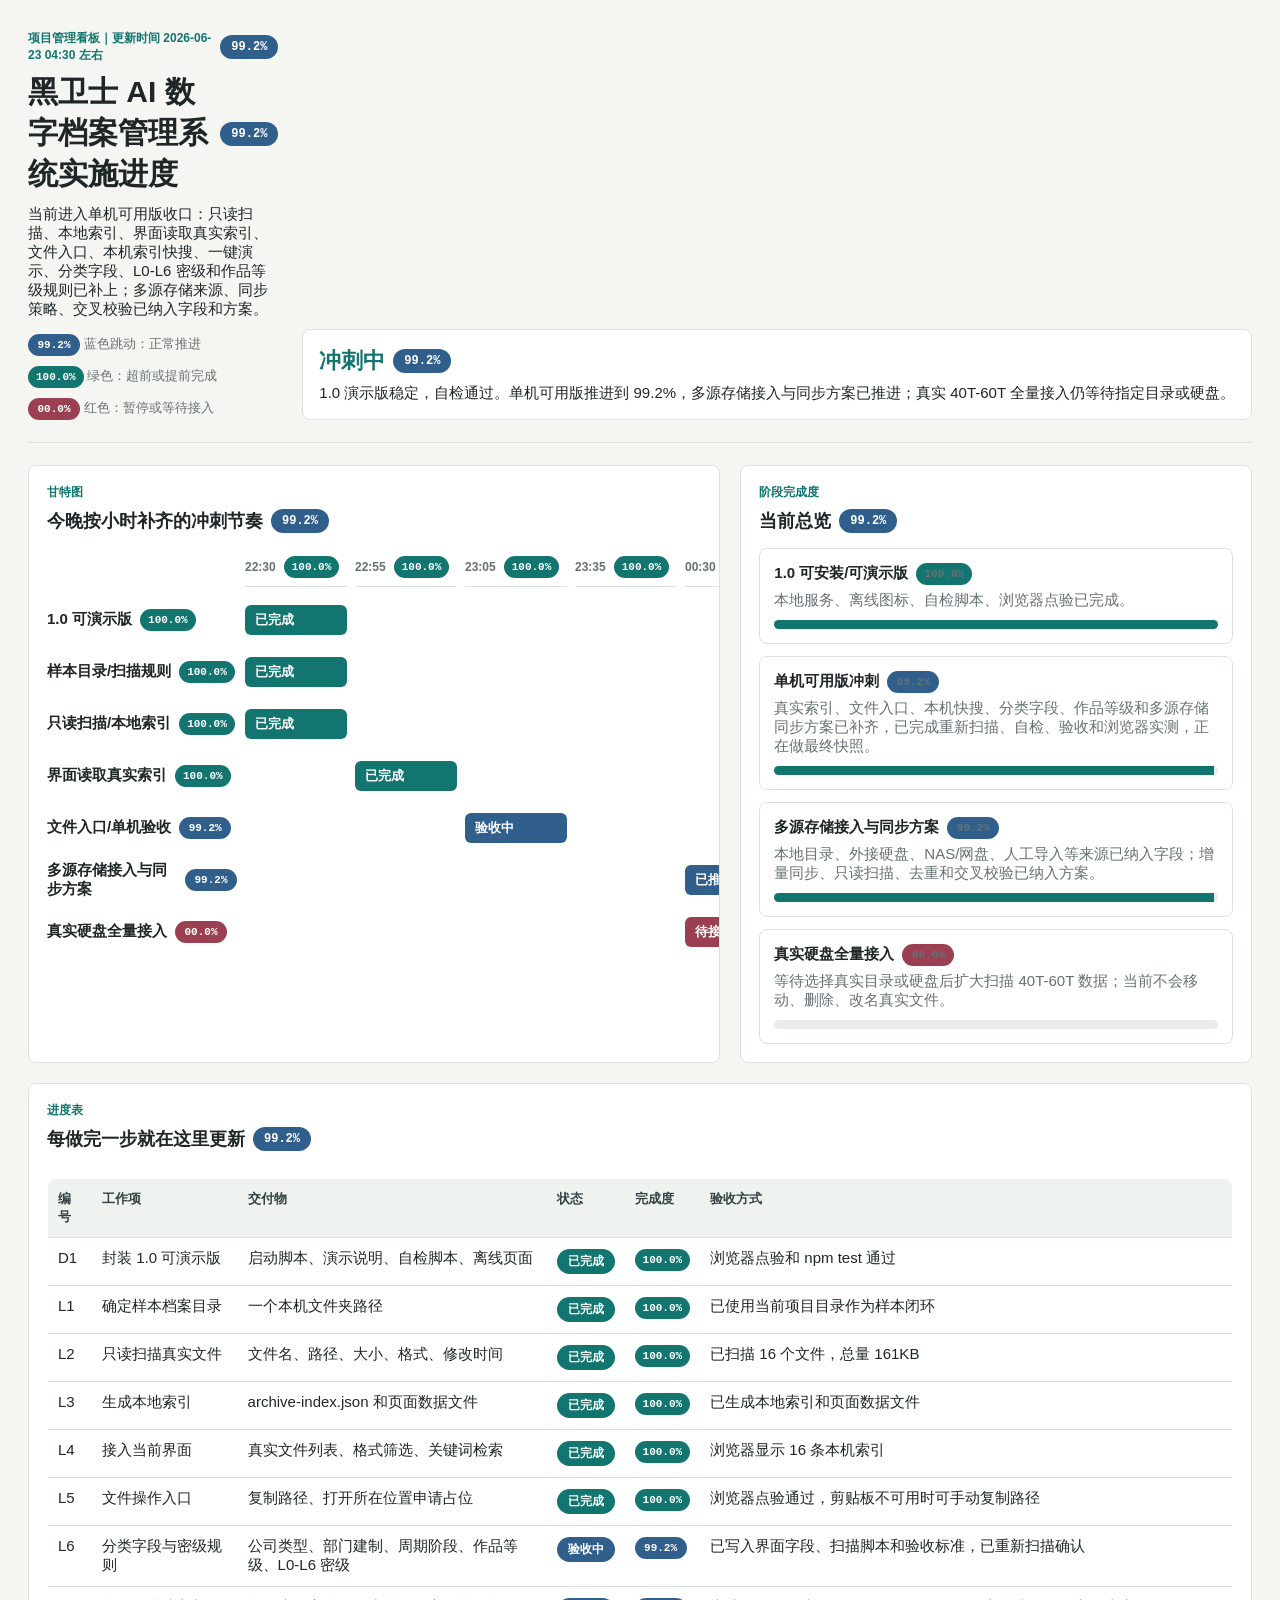
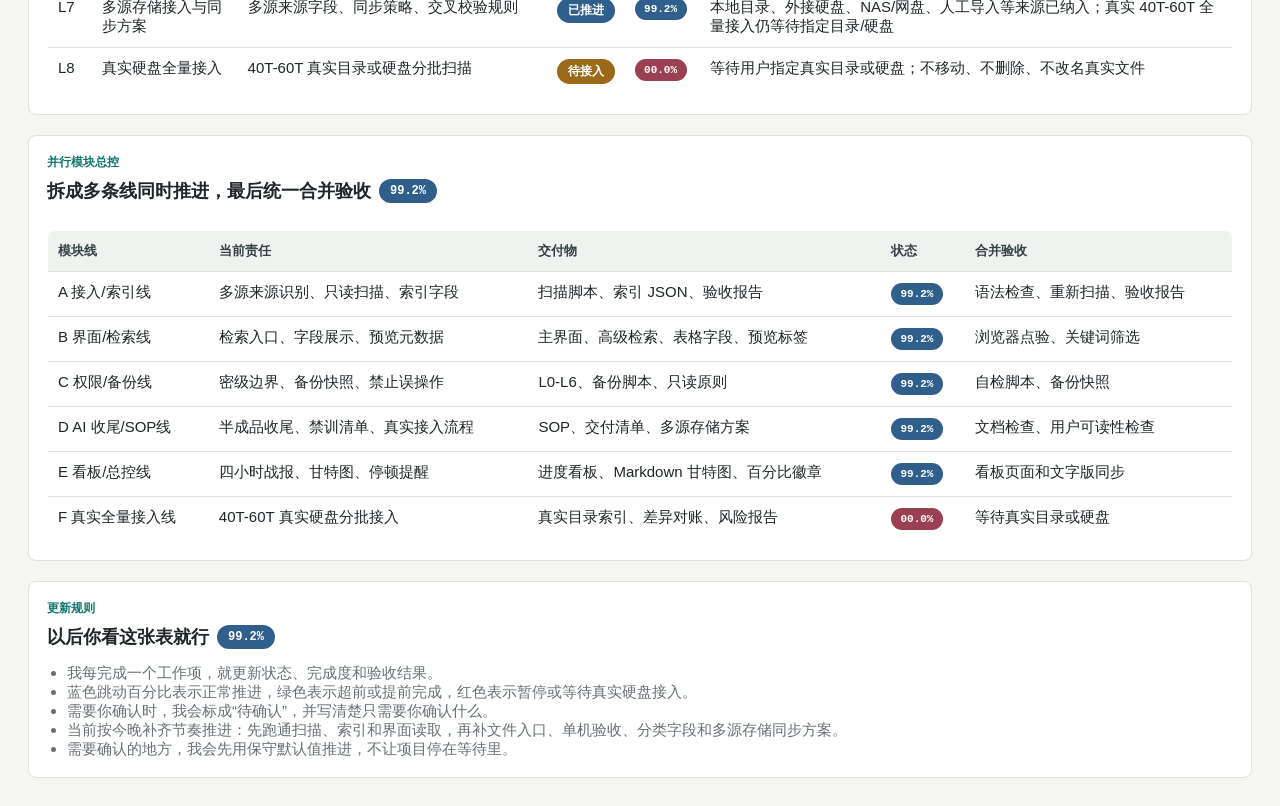
<file: 备份快照/20260622-234124/项目进度看板.html>
<!doctype html>
<html lang="zh-CN">
  <head>
    <meta charset="UTF-8" />
    <meta name="viewport" content="width=device-width, initial-scale=1.0" />
    <title>黑卫士 AI 数字档案管理系统项目进度看板</title>
    <style>
      :root {
        --ink: #1e2628;
        --muted: #667174;
        --line: #dce3df;
        --page: #f5f6f2;
        --panel: #ffffff;
        --green: #12756f;
        --blue: #315f8c;
        --gold: #9a6a18;
        --red: #9b3f52;
      }

      * {
        box-sizing: border-box;
      }

      body {
        margin: 0;
        background: var(--page);
        color: var(--ink);
        font-family: "PingFang SC", "Microsoft YaHei", Arial, sans-serif;
        font-size: 15px;
      }

      .page {
        max-width: 1360px;
        margin: 0 auto;
        padding: 28px;
      }

      .hero {
        display: grid;
        grid-template-columns: 1fr auto;
        gap: 24px;
        align-items: end;
        padding-bottom: 22px;
        border-bottom: 1px solid var(--line);
      }

      .eyebrow {
        margin: 0 0 8px;
        color: var(--green);
        font-size: 12px;
        font-weight: 700;
      }

      h1,
      h2,
      h3,
      p {
        margin-top: 0;
      }

      h1 {
        margin-bottom: 10px;
        font-size: 30px;
      }

      h2 {
        font-size: 18px;
      }

      .hero p:last-child {
        margin-bottom: 0;
        color: var(--muted);
      }

      .status-box {
        min-width: 260px;
        padding: 16px;
        background: var(--panel);
        border: 1px solid var(--line);
        border-radius: 8px;
      }

      .status-box strong {
        display: flex;
        align-items: center;
        gap: 8px;
        margin-bottom: 8px;
        color: var(--green);
        font-size: 22px;
      }

      .title-line,
      .task-name,
      .card strong,
      .day {
        display: inline-flex;
        align-items: center;
        gap: 8px;
      }

      .progress-badge {
        display: inline-flex;
        align-items: center;
        justify-content: center;
        min-width: 58px;
        height: 24px;
        padding: 0 8px;
        border-radius: 999px;
        color: #fff;
        font-family: ui-monospace, SFMono-Regular, Menlo, Consolas, monospace;
        font-size: 12px;
        font-weight: 800;
        letter-spacing: 0;
        vertical-align: middle;
        white-space: nowrap;
      }

      .progress-badge.normal {
        background: var(--blue);
        animation: pulse-normal 1.35s ease-in-out infinite;
      }

      .progress-badge.ahead {
        background: var(--green);
      }

      .progress-badge.stopped {
        background: var(--red);
      }

      .progress-badge.small {
        min-width: 52px;
        height: 22px;
        font-size: 11px;
      }

      @keyframes pulse-normal {
        0%,
        100% {
          transform: translateY(0);
          box-shadow: 0 0 0 rgba(49, 95, 140, 0);
        }

        50% {
          transform: translateY(-1px);
          box-shadow: 0 0 0 4px rgba(49, 95, 140, 0.14);
        }
      }

      .grid {
        display: grid;
        grid-template-columns: 1.15fr 0.85fr;
        gap: 20px;
        margin-top: 22px;
      }

      .panel {
        background: var(--panel);
        border: 1px solid var(--line);
        border-radius: 8px;
        padding: 18px;
      }

      .gantt {
        overflow-x: auto;
      }

      .timeline {
        min-width: 850px;
      }

      .days,
      .task {
        display: grid;
        grid-template-columns: 190px repeat(6, 1fr);
        gap: 8px;
        align-items: center;
      }

      .days {
        margin-bottom: 12px;
        color: var(--muted);
        font-size: 12px;
        font-weight: 700;
      }

      .day {
        padding: 8px 0;
        text-align: center;
        border-bottom: 1px solid var(--line);
      }

      .task {
        min-height: 42px;
        margin-bottom: 10px;
      }

      .task-name {
        color: var(--ink);
        font-weight: 700;
      }

      .bar {
        min-height: 30px;
        padding: 6px 10px;
        color: #fff;
        border-radius: 6px;
        font-size: 13px;
        font-weight: 700;
        white-space: nowrap;
      }

      .done {
        background: var(--green);
      }

      .active {
        background: var(--blue);
      }

      .todo {
        background: var(--gold);
      }

      .later {
        background: var(--red);
      }

      .col-1 {
        grid-column: 2 / span 1;
      }

      .col-2 {
        grid-column: 3 / span 1;
      }

      .col-3 {
        grid-column: 4 / span 1;
      }

      .col-4 {
        grid-column: 5 / span 1;
      }

      .col-5-6 {
        grid-column: 6 / span 2;
      }

      .cards {
        display: grid;
        gap: 12px;
      }

      .card {
        padding: 14px;
        border: 1px solid var(--line);
        border-radius: 8px;
      }

      .card strong {
        display: flex;
        align-items: center;
        gap: 8px;
        margin-bottom: 6px;
      }

      .card span {
        color: var(--muted);
      }

      .progress-line {
        width: 100%;
        height: 9px;
        margin-top: 10px;
        overflow: hidden;
        background: #e8ede9;
        border-radius: 999px;
      }

      .progress-line span {
        display: block;
        height: 100%;
        background: var(--green);
      }

      table {
        width: 100%;
        border-collapse: collapse;
        margin-top: 12px;
        overflow: hidden;
        border: 1px solid var(--line);
        border-radius: 8px;
      }

      th,
      td {
        padding: 11px 10px;
        border-bottom: 1px solid var(--line);
        text-align: left;
        vertical-align: top;
      }

      th {
        background: #eef3ef;
        color: #344044;
        font-size: 13px;
      }

      tr:last-child td {
        border-bottom: 0;
      }

      .tag {
        display: inline-flex;
        min-width: 58px;
        justify-content: center;
        padding: 4px 8px;
        border-radius: 999px;
        color: #fff;
        font-size: 12px;
        font-weight: 700;
      }

      .tag.done {
        background: var(--green);
      }

      .tag.next {
        background: var(--blue);
      }

      .tag.todo {
        background: var(--gold);
      }

      .legend {
        display: flex;
        flex-wrap: wrap;
        gap: 10px;
        margin-top: 14px;
        color: var(--muted);
        font-size: 13px;
      }

      .rules {
        margin-top: 20px;
      }

      .rules ul {
        margin: 0;
        padding-left: 20px;
        color: var(--muted);
      }

      @media (max-width: 960px) {
        .page {
          padding: 18px;
        }

        .hero,
        .grid {
          grid-template-columns: 1fr;
        }
      }
    </style>
  </head>
  <body>
    <main class="page">
      <header class="hero">
        <div>
          <p class="eyebrow title-line">项目管理看板｜更新时间 2026-06-23 04:30 左右 <span class="progress-badge normal">99.2%</span></p>
          <h1 class="title-line">黑卫士 AI 数字档案管理系统实施进度 <span class="progress-badge normal">99.2%</span></h1>
          <p>当前进入单机可用版收口：只读扫描、本地索引、界面读取真实索引、文件入口、本机索引快搜、一键演示、分类字段、L0-L6 密级和作品等级规则已补上；多源存储来源、同步策略、交叉校验已纳入字段和方案。</p>
          <div class="legend">
            <span><span class="progress-badge normal small">99.2%</span> 蓝色跳动：正常推进</span>
            <span><span class="progress-badge ahead small">100.0%</span> 绿色：超前或提前完成</span>
            <span><span class="progress-badge stopped small">00.0%</span> 红色：暂停或等待接入</span>
          </div>
        </div>
        <aside class="status-box">
          <strong>冲刺中 <span class="progress-badge normal">99.2%</span></strong>
          <span>1.0 演示版稳定，自检通过。单机可用版推进到 99.2%，多源存储接入与同步方案已推进；真实 40T-60T 全量接入仍等待指定目录或硬盘。</span>
        </aside>
      </header>

      <section class="grid">
        <div class="panel gantt">
          <p class="eyebrow">甘特图</p>
          <h2 class="title-line">今晚按小时补齐的冲刺节奏 <span class="progress-badge normal">99.2%</span></h2>
          <div class="timeline" aria-label="项目甘特图">
            <div class="days">
              <div></div>
              <div class="day">22:30 <span class="progress-badge ahead small">100.0%</span></div>
              <div class="day">22:55 <span class="progress-badge ahead small">100.0%</span></div>
              <div class="day">23:05 <span class="progress-badge ahead small">100.0%</span></div>
              <div class="day">23:35 <span class="progress-badge ahead small">100.0%</span></div>
              <div class="day">00:30 <span class="progress-badge normal small">99.2%</span></div>
              <div class="day">04:30 <span class="progress-badge normal small">99.2%</span></div>
            </div>

            <div class="task">
              <div class="task-name">1.0 可演示版 <span class="progress-badge ahead small">100.0%</span></div>
              <div class="bar done col-1">已完成</div>
            </div>
            <div class="task">
              <div class="task-name">样本目录/扫描规则 <span class="progress-badge ahead small">100.0%</span></div>
              <div class="bar done col-1">已完成</div>
            </div>
            <div class="task">
              <div class="task-name">只读扫描/本地索引 <span class="progress-badge ahead small">100.0%</span></div>
              <div class="bar done col-1">已完成</div>
            </div>
            <div class="task">
              <div class="task-name">界面读取真实索引 <span class="progress-badge ahead small">100.0%</span></div>
              <div class="bar done col-2">已完成</div>
            </div>
            <div class="task">
              <div class="task-name">文件入口/单机验收 <span class="progress-badge normal small">99.2%</span></div>
              <div class="bar active col-3">验收中</div>
            </div>
            <div class="task">
              <div class="task-name">多源存储接入与同步方案 <span class="progress-badge normal small">99.2%</span></div>
              <div class="bar active col-5-6">已推进</div>
            </div>
            <div class="task">
              <div class="task-name">真实硬盘全量接入 <span class="progress-badge stopped small">00.0%</span></div>
              <div class="bar later col-5-6">待接真实硬盘</div>
            </div>
          </div>
        </div>

        <aside class="panel">
          <p class="eyebrow">阶段完成度</p>
          <h2 class="title-line">当前总览 <span class="progress-badge normal">99.2%</span></h2>
          <div class="cards">
            <div class="card">
              <strong>1.0 可安装/可演示版 <span class="progress-badge ahead small">100.0%</span></strong>
              <span>本地服务、离线图标、自检脚本、浏览器点验已完成。</span>
              <div class="progress-line"><span style="width: 100%"></span></div>
            </div>
            <div class="card">
              <strong>单机可用版冲刺 <span class="progress-badge normal small">99.2%</span></strong>
              <span>真实索引、文件入口、本机快搜、分类字段、作品等级和多源存储同步方案已补齐，已完成重新扫描、自检、验收和浏览器实测，正在做最终快照。</span>
              <div class="progress-line"><span style="width: 99.2%"></span></div>
            </div>
            <div class="card">
              <strong>多源存储接入与同步方案 <span class="progress-badge normal small">99.2%</span></strong>
              <span>本地目录、外接硬盘、NAS/网盘、人工导入等来源已纳入字段；增量同步、只读扫描、去重和交叉校验已纳入方案。</span>
              <div class="progress-line"><span style="width: 99.2%"></span></div>
            </div>
            <div class="card">
              <strong>真实硬盘全量接入 <span class="progress-badge stopped small">00.0%</span></strong>
              <span>等待选择真实目录或硬盘后扩大扫描 40T-60T 数据；当前不会移动、删除、改名真实文件。</span>
              <div class="progress-line"><span style="width: 0%"></span></div>
            </div>
          </div>
        </aside>
      </section>

      <section class="panel" style="margin-top: 20px">
        <p class="eyebrow">进度表</p>
        <h2 class="title-line">每做完一步就在这里更新 <span class="progress-badge normal">99.2%</span></h2>
        <table>
          <thead>
            <tr>
              <th>编号</th>
              <th>工作项</th>
              <th>交付物</th>
              <th>状态</th>
              <th>完成度</th>
              <th>验收方式</th>
            </tr>
          </thead>
          <tbody>
            <tr>
              <td>D1</td>
              <td>封装 1.0 可演示版</td>
              <td>启动脚本、演示说明、自检脚本、离线页面</td>
              <td><span class="tag done">已完成</span></td>
              <td><span class="progress-badge ahead small">100.0%</span></td>
              <td>浏览器点验和 npm test 通过</td>
            </tr>
            <tr>
              <td>L1</td>
              <td>确定样本档案目录</td>
              <td>一个本机文件夹路径</td>
              <td><span class="tag done">已完成</span></td>
              <td><span class="progress-badge ahead small">100.0%</span></td>
              <td>已使用当前项目目录作为样本闭环</td>
            </tr>
            <tr>
              <td>L2</td>
              <td>只读扫描真实文件</td>
              <td>文件名、路径、大小、格式、修改时间</td>
              <td><span class="tag done">已完成</span></td>
              <td><span class="progress-badge ahead small">100.0%</span></td>
              <td>已扫描 16 个文件，总量 161KB</td>
            </tr>
            <tr>
              <td>L3</td>
              <td>生成本地索引</td>
              <td>archive-index.json 和页面数据文件</td>
              <td><span class="tag done">已完成</span></td>
              <td><span class="progress-badge ahead small">100.0%</span></td>
              <td>已生成本地索引和页面数据文件</td>
            </tr>
            <tr>
              <td>L4</td>
              <td>接入当前界面</td>
              <td>真实文件列表、格式筛选、关键词检索</td>
              <td><span class="tag done">已完成</span></td>
              <td><span class="progress-badge ahead small">100.0%</span></td>
              <td>浏览器显示 16 条本机索引</td>
            </tr>
            <tr>
              <td>L5</td>
              <td>文件操作入口</td>
              <td>复制路径、打开所在位置申请占位</td>
              <td><span class="tag done">已完成</span></td>
              <td><span class="progress-badge ahead small">100.0%</span></td>
              <td>浏览器点验通过，剪贴板不可用时可手动复制路径</td>
            </tr>
            <tr>
              <td>L6</td>
              <td>分类字段与密级规则</td>
              <td>公司类型、部门建制、周期阶段、作品等级、L0-L6 密级</td>
              <td><span class="tag next">验收中</span></td>
              <td><span class="progress-badge normal small">99.2%</span></td>
              <td>已写入界面字段、扫描脚本和验收标准，已重新扫描确认</td>
            </tr>
            <tr>
              <td>L7</td>
              <td>多源存储接入与同步方案</td>
              <td>多源来源字段、同步策略、交叉校验规则</td>
              <td><span class="tag next">已推进</span></td>
              <td><span class="progress-badge normal small">99.2%</span></td>
              <td>本地目录、外接硬盘、NAS/网盘、人工导入等来源已纳入；真实 40T-60T 全量接入仍等待指定目录/硬盘</td>
            </tr>
            <tr>
              <td>L8</td>
              <td>真实硬盘全量接入</td>
              <td>40T-60T 真实目录或硬盘分批扫描</td>
              <td><span class="tag todo">待接入</span></td>
              <td><span class="progress-badge stopped small">00.0%</span></td>
              <td>等待用户指定真实目录或硬盘；不移动、不删除、不改名真实文件</td>
            </tr>
          </tbody>
        </table>
      </section>

      <section class="panel" style="margin-top: 20px">
        <p class="eyebrow">并行模块总控</p>
        <h2 class="title-line">拆成多条线同时推进，最后统一合并验收 <span class="progress-badge normal">99.2%</span></h2>
        <table>
          <thead>
            <tr>
              <th>模块线</th>
              <th>当前责任</th>
              <th>交付物</th>
              <th>状态</th>
              <th>合并验收</th>
            </tr>
          </thead>
          <tbody>
            <tr>
              <td>A 接入/索引线</td>
              <td>多源来源识别、只读扫描、索引字段</td>
              <td>扫描脚本、索引 JSON、验收报告</td>
              <td><span class="progress-badge normal small">99.2%</span></td>
              <td>语法检查、重新扫描、验收报告</td>
            </tr>
            <tr>
              <td>B 界面/检索线</td>
              <td>检索入口、字段展示、预览元数据</td>
              <td>主界面、高级检索、表格字段、预览标签</td>
              <td><span class="progress-badge normal small">99.2%</span></td>
              <td>浏览器点验、关键词筛选</td>
            </tr>
            <tr>
              <td>C 权限/备份线</td>
              <td>密级边界、备份快照、禁止误操作</td>
              <td>L0-L6、备份脚本、只读原则</td>
              <td><span class="progress-badge normal small">99.2%</span></td>
              <td>自检脚本、备份快照</td>
            </tr>
            <tr>
              <td>D AI 收尾/SOP线</td>
              <td>半成品收尾、禁训清单、真实接入流程</td>
              <td>SOP、交付清单、多源存储方案</td>
              <td><span class="progress-badge normal small">99.2%</span></td>
              <td>文档检查、用户可读性检查</td>
            </tr>
            <tr>
              <td>E 看板/总控线</td>
              <td>四小时战报、甘特图、停顿提醒</td>
              <td>进度看板、Markdown 甘特图、百分比徽章</td>
              <td><span class="progress-badge normal small">99.2%</span></td>
              <td>看板页面和文字版同步</td>
            </tr>
            <tr>
              <td>F 真实全量接入线</td>
              <td>40T-60T 真实硬盘分批接入</td>
              <td>真实目录索引、差异对账、风险报告</td>
              <td><span class="progress-badge stopped small">00.0%</span></td>
              <td>等待真实目录或硬盘</td>
            </tr>
          </tbody>
        </table>
      </section>

      <section class="panel rules">
        <p class="eyebrow">更新规则</p>
        <h2 class="title-line">以后你看这张表就行 <span class="progress-badge normal">99.2%</span></h2>
        <ul>
          <li>我每完成一个工作项，就更新状态、完成度和验收结果。</li>
          <li>蓝色跳动百分比表示正常推进，绿色表示超前或提前完成，红色表示暂停或等待真实硬盘接入。</li>
          <li>需要你确认时，我会标成“待确认”，并写清楚只需要你确认什么。</li>
          <li>当前按今晚补齐节奏推进：先跑通扫描、索引和界面读取，再补文件入口、单机验收、分类字段和多源存储同步方案。</li>
          <li>需要确认的地方，我会先用保守默认值推进，不让项目停在等待里。</li>
        </ul>
      </section>
    </main>
  </body>
</html>
</file>
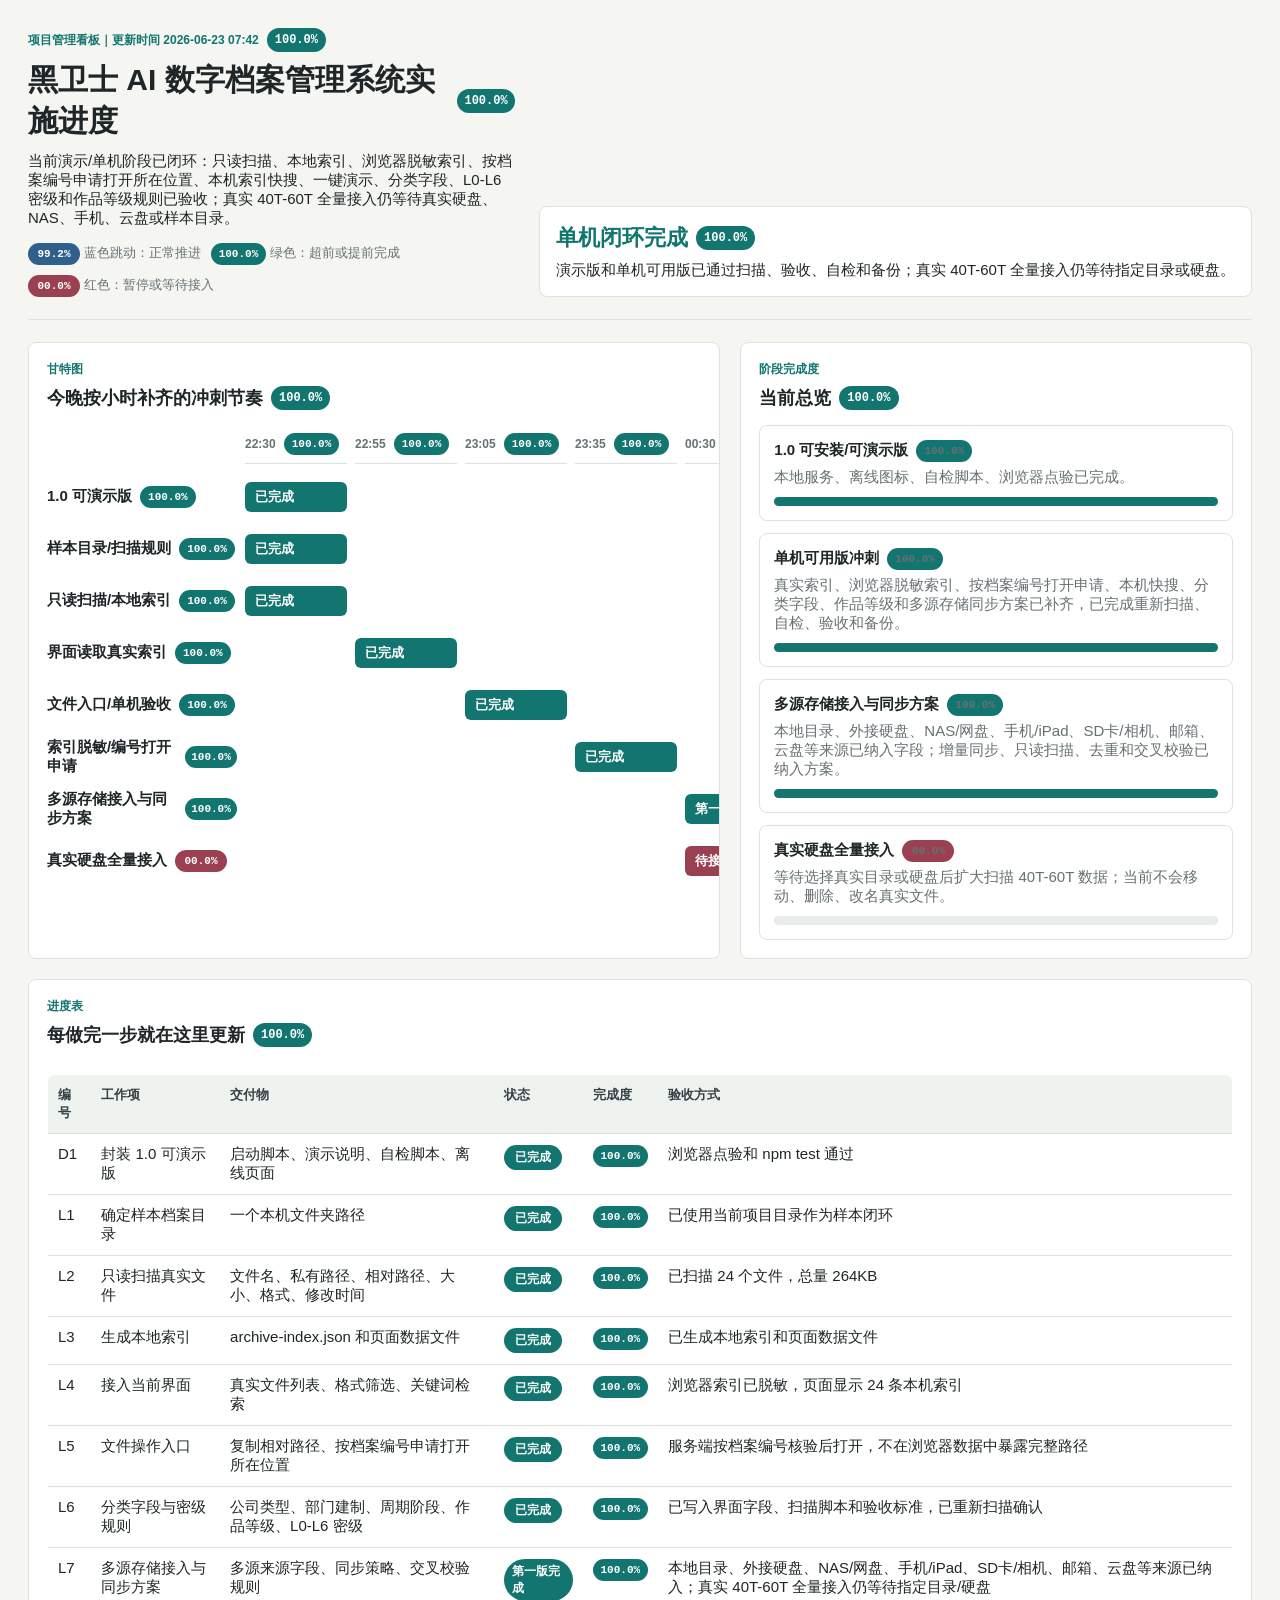
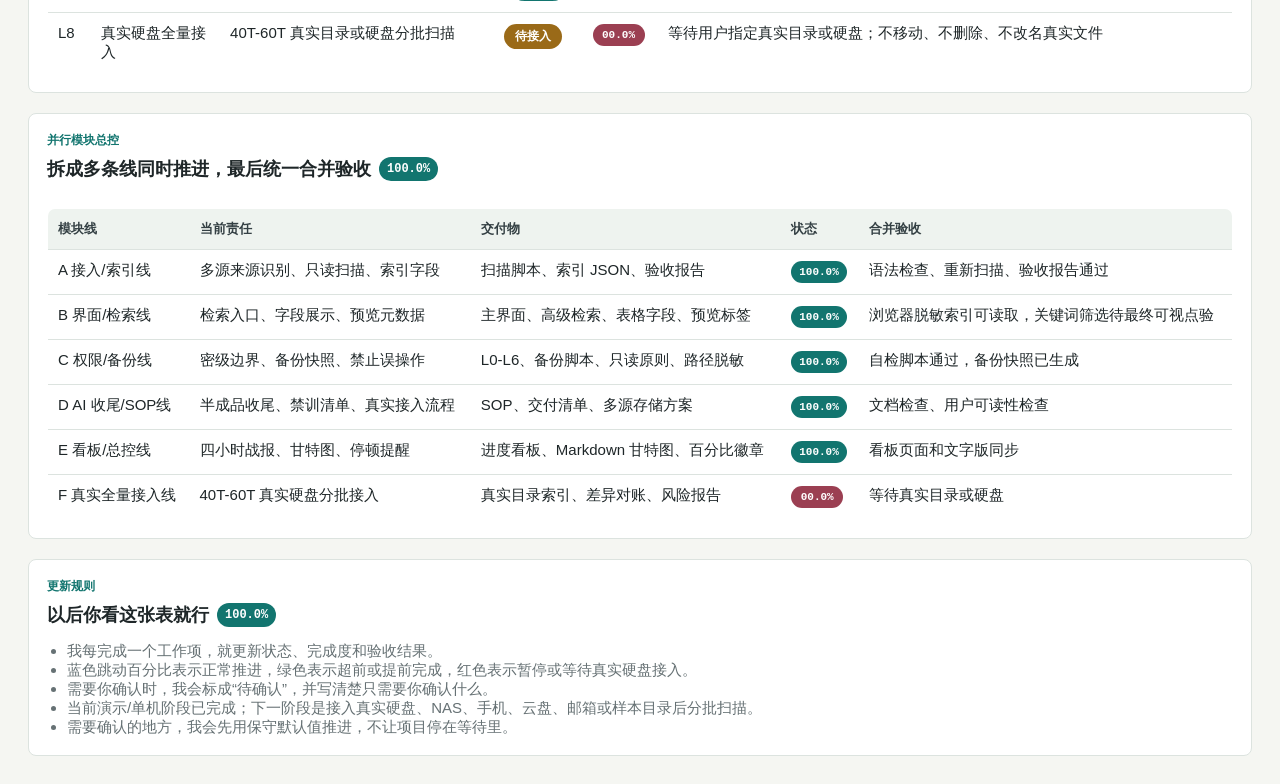
<file: 备份快照/20260622-234459/项目进度看板.html>
<!doctype html>
<html lang="zh-CN">
  <head>
    <meta charset="UTF-8" />
    <meta name="viewport" content="width=device-width, initial-scale=1.0" />
    <title>黑卫士 AI 数字档案管理系统项目进度看板</title>
    <style>
      :root {
        --ink: #1e2628;
        --muted: #667174;
        --line: #dce3df;
        --page: #f5f6f2;
        --panel: #ffffff;
        --green: #12756f;
        --blue: #315f8c;
        --gold: #9a6a18;
        --red: #9b3f52;
      }

      * {
        box-sizing: border-box;
      }

      body {
        margin: 0;
        background: var(--page);
        color: var(--ink);
        font-family: "PingFang SC", "Microsoft YaHei", Arial, sans-serif;
        font-size: 15px;
      }

      .page {
        max-width: 1360px;
        margin: 0 auto;
        padding: 28px;
      }

      .hero {
        display: grid;
        grid-template-columns: 1fr auto;
        gap: 24px;
        align-items: end;
        padding-bottom: 22px;
        border-bottom: 1px solid var(--line);
      }

      .eyebrow {
        margin: 0 0 8px;
        color: var(--green);
        font-size: 12px;
        font-weight: 700;
      }

      h1,
      h2,
      h3,
      p {
        margin-top: 0;
      }

      h1 {
        margin-bottom: 10px;
        font-size: 30px;
      }

      h2 {
        font-size: 18px;
      }

      .hero p:last-child {
        margin-bottom: 0;
        color: var(--muted);
      }

      .status-box {
        min-width: 260px;
        padding: 16px;
        background: var(--panel);
        border: 1px solid var(--line);
        border-radius: 8px;
      }

      .status-box strong {
        display: flex;
        align-items: center;
        gap: 8px;
        margin-bottom: 8px;
        color: var(--green);
        font-size: 22px;
      }

      .title-line,
      .task-name,
      .card strong,
      .day {
        display: inline-flex;
        align-items: center;
        gap: 8px;
      }

      .progress-badge {
        display: inline-flex;
        align-items: center;
        justify-content: center;
        min-width: 58px;
        height: 24px;
        padding: 0 8px;
        border-radius: 999px;
        color: #fff;
        font-family: ui-monospace, SFMono-Regular, Menlo, Consolas, monospace;
        font-size: 12px;
        font-weight: 800;
        letter-spacing: 0;
        vertical-align: middle;
        white-space: nowrap;
      }

      .progress-badge.normal {
        background: var(--blue);
        animation: pulse-normal 1.35s ease-in-out infinite;
      }

      .progress-badge.ahead {
        background: var(--green);
      }

      .progress-badge.stopped {
        background: var(--red);
      }

      .progress-badge.small {
        min-width: 52px;
        height: 22px;
        font-size: 11px;
      }

      @keyframes pulse-normal {
        0%,
        100% {
          transform: translateY(0);
          box-shadow: 0 0 0 rgba(49, 95, 140, 0);
        }

        50% {
          transform: translateY(-1px);
          box-shadow: 0 0 0 4px rgba(49, 95, 140, 0.14);
        }
      }

      .grid {
        display: grid;
        grid-template-columns: 1.15fr 0.85fr;
        gap: 20px;
        margin-top: 22px;
      }

      .panel {
        background: var(--panel);
        border: 1px solid var(--line);
        border-radius: 8px;
        padding: 18px;
      }

      .gantt {
        overflow-x: auto;
      }

      .timeline {
        min-width: 850px;
      }

      .days,
      .task {
        display: grid;
        grid-template-columns: 190px repeat(6, 1fr);
        gap: 8px;
        align-items: center;
      }

      .days {
        margin-bottom: 12px;
        color: var(--muted);
        font-size: 12px;
        font-weight: 700;
      }

      .day {
        padding: 8px 0;
        text-align: center;
        border-bottom: 1px solid var(--line);
      }

      .task {
        min-height: 42px;
        margin-bottom: 10px;
      }

      .task-name {
        color: var(--ink);
        font-weight: 700;
      }

      .bar {
        min-height: 30px;
        padding: 6px 10px;
        color: #fff;
        border-radius: 6px;
        font-size: 13px;
        font-weight: 700;
        white-space: nowrap;
      }

      .done {
        background: var(--green);
      }

      .active {
        background: var(--blue);
      }

      .todo {
        background: var(--gold);
      }

      .later {
        background: var(--red);
      }

      .col-1 {
        grid-column: 2 / span 1;
      }

      .col-2 {
        grid-column: 3 / span 1;
      }

      .col-3 {
        grid-column: 4 / span 1;
      }

      .col-4 {
        grid-column: 5 / span 1;
      }

      .col-5-6 {
        grid-column: 6 / span 2;
      }

      .cards {
        display: grid;
        gap: 12px;
      }

      .card {
        padding: 14px;
        border: 1px solid var(--line);
        border-radius: 8px;
      }

      .card strong {
        display: flex;
        align-items: center;
        gap: 8px;
        margin-bottom: 6px;
      }

      .card span {
        color: var(--muted);
      }

      .progress-line {
        width: 100%;
        height: 9px;
        margin-top: 10px;
        overflow: hidden;
        background: #e8ede9;
        border-radius: 999px;
      }

      .progress-line span {
        display: block;
        height: 100%;
        background: var(--green);
      }

      table {
        width: 100%;
        border-collapse: collapse;
        margin-top: 12px;
        overflow: hidden;
        border: 1px solid var(--line);
        border-radius: 8px;
      }

      th,
      td {
        padding: 11px 10px;
        border-bottom: 1px solid var(--line);
        text-align: left;
        vertical-align: top;
      }

      th {
        background: #eef3ef;
        color: #344044;
        font-size: 13px;
      }

      tr:last-child td {
        border-bottom: 0;
      }

      .tag {
        display: inline-flex;
        min-width: 58px;
        justify-content: center;
        padding: 4px 8px;
        border-radius: 999px;
        color: #fff;
        font-size: 12px;
        font-weight: 700;
      }

      .tag.done {
        background: var(--green);
      }

      .tag.next {
        background: var(--blue);
      }

      .tag.todo {
        background: var(--gold);
      }

      .legend {
        display: flex;
        flex-wrap: wrap;
        gap: 10px;
        margin-top: 14px;
        color: var(--muted);
        font-size: 13px;
      }

      .rules {
        margin-top: 20px;
      }

      .rules ul {
        margin: 0;
        padding-left: 20px;
        color: var(--muted);
      }

      @media (max-width: 960px) {
        .page {
          padding: 18px;
        }

        .hero,
        .grid {
          grid-template-columns: 1fr;
        }
      }
    </style>
  </head>
  <body>
    <main class="page">
      <header class="hero">
        <div>
          <p class="eyebrow title-line">项目管理看板｜更新时间 2026-06-23 07:42 <span class="progress-badge ahead">100.0%</span></p>
          <h1 class="title-line">黑卫士 AI 数字档案管理系统实施进度 <span class="progress-badge ahead">100.0%</span></h1>
          <p>当前演示/单机阶段已闭环：只读扫描、本地索引、浏览器脱敏索引、按档案编号申请打开所在位置、本机索引快搜、一键演示、分类字段、L0-L6 密级和作品等级规则已验收；真实 40T-60T 全量接入仍等待真实硬盘、NAS、手机、云盘或样本目录。</p>
          <div class="legend">
            <span><span class="progress-badge normal small">99.2%</span> 蓝色跳动：正常推进</span>
            <span><span class="progress-badge ahead small">100.0%</span> 绿色：超前或提前完成</span>
            <span><span class="progress-badge stopped small">00.0%</span> 红色：暂停或等待接入</span>
          </div>
        </div>
        <aside class="status-box">
          <strong>单机闭环完成 <span class="progress-badge ahead">100.0%</span></strong>
          <span>演示版和单机可用版已通过扫描、验收、自检和备份；真实 40T-60T 全量接入仍等待指定目录或硬盘。</span>
        </aside>
      </header>

      <section class="grid">
        <div class="panel gantt">
          <p class="eyebrow">甘特图</p>
          <h2 class="title-line">今晚按小时补齐的冲刺节奏 <span class="progress-badge ahead">100.0%</span></h2>
          <div class="timeline" aria-label="项目甘特图">
            <div class="days">
              <div></div>
              <div class="day">22:30 <span class="progress-badge ahead small">100.0%</span></div>
              <div class="day">22:55 <span class="progress-badge ahead small">100.0%</span></div>
              <div class="day">23:05 <span class="progress-badge ahead small">100.0%</span></div>
              <div class="day">23:35 <span class="progress-badge ahead small">100.0%</span></div>
              <div class="day">00:30 <span class="progress-badge ahead small">100.0%</span></div>
              <div class="day">07:42 <span class="progress-badge ahead small">100.0%</span></div>
            </div>

            <div class="task">
              <div class="task-name">1.0 可演示版 <span class="progress-badge ahead small">100.0%</span></div>
              <div class="bar done col-1">已完成</div>
            </div>
            <div class="task">
              <div class="task-name">样本目录/扫描规则 <span class="progress-badge ahead small">100.0%</span></div>
              <div class="bar done col-1">已完成</div>
            </div>
            <div class="task">
              <div class="task-name">只读扫描/本地索引 <span class="progress-badge ahead small">100.0%</span></div>
              <div class="bar done col-1">已完成</div>
            </div>
            <div class="task">
              <div class="task-name">界面读取真实索引 <span class="progress-badge ahead small">100.0%</span></div>
              <div class="bar done col-2">已完成</div>
            </div>
            <div class="task">
              <div class="task-name">文件入口/单机验收 <span class="progress-badge ahead small">100.0%</span></div>
              <div class="bar done col-3">已完成</div>
            </div>
            <div class="task">
              <div class="task-name">索引脱敏/编号打开申请 <span class="progress-badge ahead small">100.0%</span></div>
              <div class="bar done col-4">已完成</div>
            </div>
            <div class="task">
              <div class="task-name">多源存储接入与同步方案 <span class="progress-badge ahead small">100.0%</span></div>
              <div class="bar done col-5-6">第一版完成</div>
            </div>
            <div class="task">
              <div class="task-name">真实硬盘全量接入 <span class="progress-badge stopped small">00.0%</span></div>
              <div class="bar later col-5-6">待接真实硬盘</div>
            </div>
          </div>
        </div>

        <aside class="panel">
          <p class="eyebrow">阶段完成度</p>
          <h2 class="title-line">当前总览 <span class="progress-badge ahead">100.0%</span></h2>
          <div class="cards">
            <div class="card">
              <strong>1.0 可安装/可演示版 <span class="progress-badge ahead small">100.0%</span></strong>
              <span>本地服务、离线图标、自检脚本、浏览器点验已完成。</span>
              <div class="progress-line"><span style="width: 100%"></span></div>
            </div>
            <div class="card">
              <strong>单机可用版冲刺 <span class="progress-badge ahead small">100.0%</span></strong>
              <span>真实索引、浏览器脱敏索引、按档案编号打开申请、本机快搜、分类字段、作品等级和多源存储同步方案已补齐，已完成重新扫描、自检、验收和备份。</span>
              <div class="progress-line"><span style="width: 100%"></span></div>
            </div>
            <div class="card">
              <strong>多源存储接入与同步方案 <span class="progress-badge ahead small">100.0%</span></strong>
              <span>本地目录、外接硬盘、NAS/网盘、手机/iPad、SD卡/相机、邮箱、云盘等来源已纳入字段；增量同步、只读扫描、去重和交叉校验已纳入方案。</span>
              <div class="progress-line"><span style="width: 100%"></span></div>
            </div>
            <div class="card">
              <strong>真实硬盘全量接入 <span class="progress-badge stopped small">00.0%</span></strong>
              <span>等待选择真实目录或硬盘后扩大扫描 40T-60T 数据；当前不会移动、删除、改名真实文件。</span>
              <div class="progress-line"><span style="width: 0%"></span></div>
            </div>
          </div>
        </aside>
      </section>

      <section class="panel" style="margin-top: 20px">
        <p class="eyebrow">进度表</p>
        <h2 class="title-line">每做完一步就在这里更新 <span class="progress-badge ahead">100.0%</span></h2>
        <table>
          <thead>
            <tr>
              <th>编号</th>
              <th>工作项</th>
              <th>交付物</th>
              <th>状态</th>
              <th>完成度</th>
              <th>验收方式</th>
            </tr>
          </thead>
          <tbody>
            <tr>
              <td>D1</td>
              <td>封装 1.0 可演示版</td>
              <td>启动脚本、演示说明、自检脚本、离线页面</td>
              <td><span class="tag done">已完成</span></td>
              <td><span class="progress-badge ahead small">100.0%</span></td>
              <td>浏览器点验和 npm test 通过</td>
            </tr>
            <tr>
              <td>L1</td>
              <td>确定样本档案目录</td>
              <td>一个本机文件夹路径</td>
              <td><span class="tag done">已完成</span></td>
              <td><span class="progress-badge ahead small">100.0%</span></td>
              <td>已使用当前项目目录作为样本闭环</td>
            </tr>
            <tr>
              <td>L2</td>
              <td>只读扫描真实文件</td>
              <td>文件名、私有路径、相对路径、大小、格式、修改时间</td>
              <td><span class="tag done">已完成</span></td>
              <td><span class="progress-badge ahead small">100.0%</span></td>
              <td>已扫描 24 个文件，总量 264KB</td>
            </tr>
            <tr>
              <td>L3</td>
              <td>生成本地索引</td>
              <td>archive-index.json 和页面数据文件</td>
              <td><span class="tag done">已完成</span></td>
              <td><span class="progress-badge ahead small">100.0%</span></td>
              <td>已生成本地索引和页面数据文件</td>
            </tr>
            <tr>
              <td>L4</td>
              <td>接入当前界面</td>
              <td>真实文件列表、格式筛选、关键词检索</td>
              <td><span class="tag done">已完成</span></td>
              <td><span class="progress-badge ahead small">100.0%</span></td>
              <td>浏览器索引已脱敏，页面显示 24 条本机索引</td>
            </tr>
            <tr>
              <td>L5</td>
              <td>文件操作入口</td>
              <td>复制相对路径、按档案编号申请打开所在位置</td>
              <td><span class="tag done">已完成</span></td>
              <td><span class="progress-badge ahead small">100.0%</span></td>
              <td>服务端按档案编号核验后打开，不在浏览器数据中暴露完整路径</td>
            </tr>
            <tr>
              <td>L6</td>
              <td>分类字段与密级规则</td>
              <td>公司类型、部门建制、周期阶段、作品等级、L0-L6 密级</td>
              <td><span class="tag done">已完成</span></td>
              <td><span class="progress-badge ahead small">100.0%</span></td>
              <td>已写入界面字段、扫描脚本和验收标准，已重新扫描确认</td>
            </tr>
            <tr>
              <td>L7</td>
              <td>多源存储接入与同步方案</td>
              <td>多源来源字段、同步策略、交叉校验规则</td>
              <td><span class="tag done">第一版完成</span></td>
              <td><span class="progress-badge ahead small">100.0%</span></td>
              <td>本地目录、外接硬盘、NAS/网盘、手机/iPad、SD卡/相机、邮箱、云盘等来源已纳入；真实 40T-60T 全量接入仍等待指定目录/硬盘</td>
            </tr>
            <tr>
              <td>L8</td>
              <td>真实硬盘全量接入</td>
              <td>40T-60T 真实目录或硬盘分批扫描</td>
              <td><span class="tag todo">待接入</span></td>
              <td><span class="progress-badge stopped small">00.0%</span></td>
              <td>等待用户指定真实目录或硬盘；不移动、不删除、不改名真实文件</td>
            </tr>
          </tbody>
        </table>
      </section>

      <section class="panel" style="margin-top: 20px">
        <p class="eyebrow">并行模块总控</p>
        <h2 class="title-line">拆成多条线同时推进，最后统一合并验收 <span class="progress-badge ahead">100.0%</span></h2>
        <table>
          <thead>
            <tr>
              <th>模块线</th>
              <th>当前责任</th>
              <th>交付物</th>
              <th>状态</th>
              <th>合并验收</th>
            </tr>
          </thead>
          <tbody>
            <tr>
              <td>A 接入/索引线</td>
              <td>多源来源识别、只读扫描、索引字段</td>
              <td>扫描脚本、索引 JSON、验收报告</td>
              <td><span class="progress-badge ahead small">100.0%</span></td>
              <td>语法检查、重新扫描、验收报告通过</td>
            </tr>
            <tr>
              <td>B 界面/检索线</td>
              <td>检索入口、字段展示、预览元数据</td>
              <td>主界面、高级检索、表格字段、预览标签</td>
              <td><span class="progress-badge ahead small">100.0%</span></td>
              <td>浏览器脱敏索引可读取，关键词筛选待最终可视点验</td>
            </tr>
            <tr>
              <td>C 权限/备份线</td>
              <td>密级边界、备份快照、禁止误操作</td>
              <td>L0-L6、备份脚本、只读原则、路径脱敏</td>
              <td><span class="progress-badge ahead small">100.0%</span></td>
              <td>自检脚本通过，备份快照已生成</td>
            </tr>
            <tr>
              <td>D AI 收尾/SOP线</td>
              <td>半成品收尾、禁训清单、真实接入流程</td>
              <td>SOP、交付清单、多源存储方案</td>
              <td><span class="progress-badge ahead small">100.0%</span></td>
              <td>文档检查、用户可读性检查</td>
            </tr>
            <tr>
              <td>E 看板/总控线</td>
              <td>四小时战报、甘特图、停顿提醒</td>
              <td>进度看板、Markdown 甘特图、百分比徽章</td>
              <td><span class="progress-badge ahead small">100.0%</span></td>
              <td>看板页面和文字版同步</td>
            </tr>
            <tr>
              <td>F 真实全量接入线</td>
              <td>40T-60T 真实硬盘分批接入</td>
              <td>真实目录索引、差异对账、风险报告</td>
              <td><span class="progress-badge stopped small">00.0%</span></td>
              <td>等待真实目录或硬盘</td>
            </tr>
          </tbody>
        </table>
      </section>

      <section class="panel rules">
        <p class="eyebrow">更新规则</p>
        <h2 class="title-line">以后你看这张表就行 <span class="progress-badge ahead">100.0%</span></h2>
        <ul>
          <li>我每完成一个工作项，就更新状态、完成度和验收结果。</li>
          <li>蓝色跳动百分比表示正常推进，绿色表示超前或提前完成，红色表示暂停或等待真实硬盘接入。</li>
          <li>需要你确认时，我会标成“待确认”，并写清楚只需要你确认什么。</li>
          <li>当前演示/单机阶段已完成；下一阶段是接入真实硬盘、NAS、手机、云盘、邮箱或样本目录后分批扫描。</li>
          <li>需要确认的地方，我会先用保守默认值推进，不让项目停在等待里。</li>
        </ul>
      </section>
    </main>
  </body>
</html>
</file>
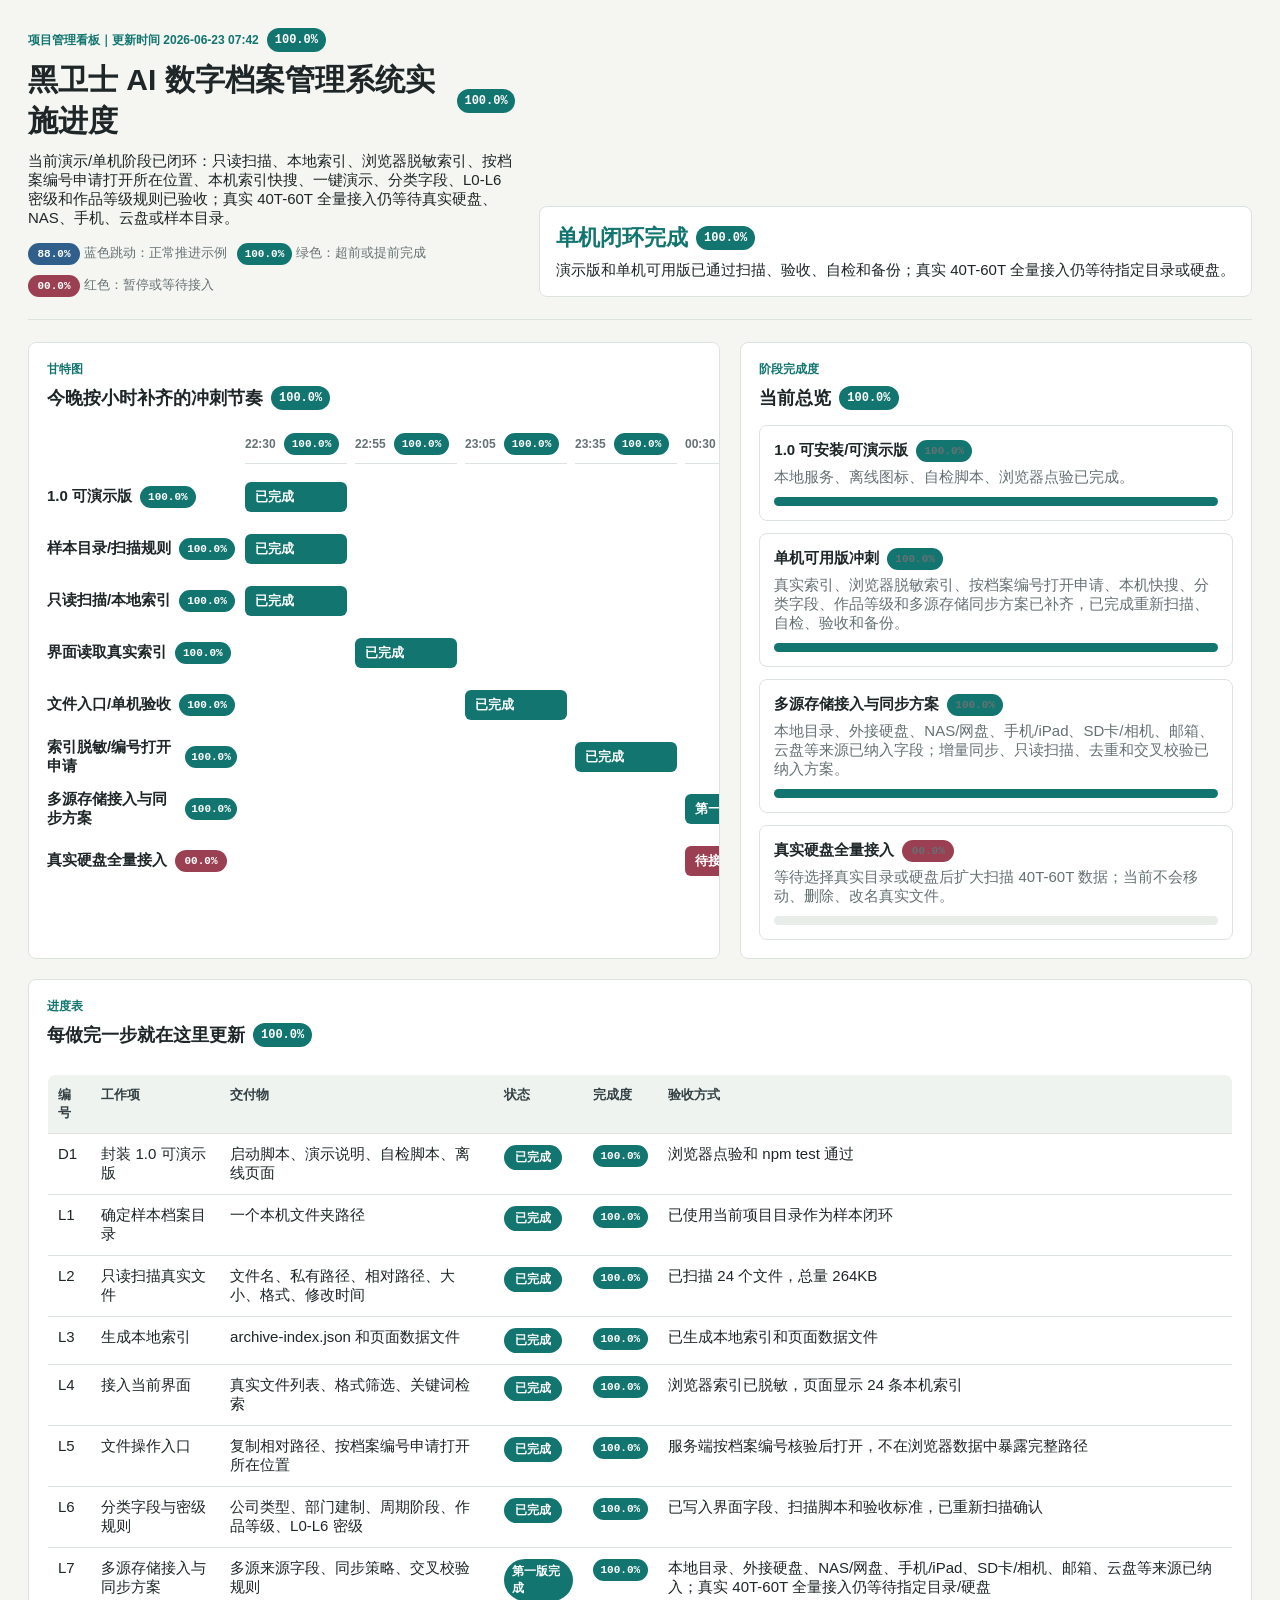
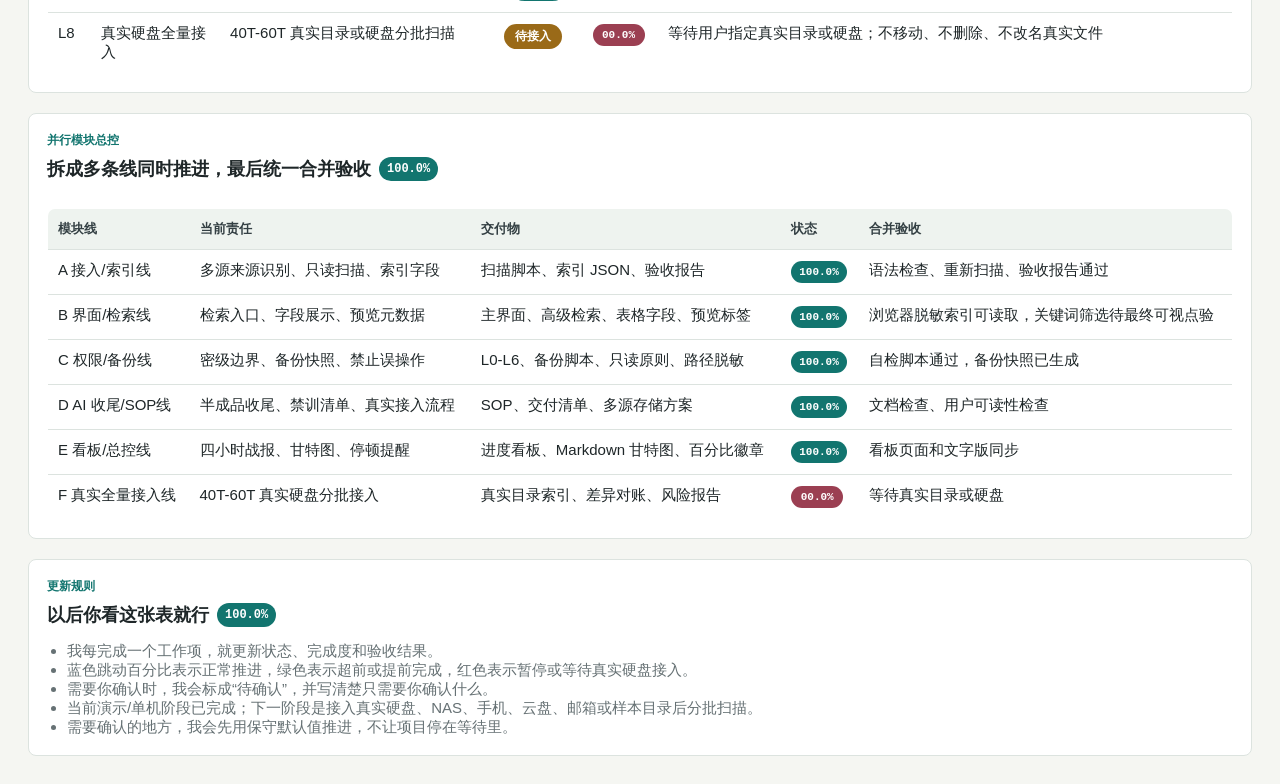
<file: 备份快照/20260622-234544/项目进度看板.html>
<!doctype html>
<html lang="zh-CN">
  <head>
    <meta charset="UTF-8" />
    <meta name="viewport" content="width=device-width, initial-scale=1.0" />
    <title>黑卫士 AI 数字档案管理系统项目进度看板</title>
    <style>
      :root {
        --ink: #1e2628;
        --muted: #667174;
        --line: #dce3df;
        --page: #f5f6f2;
        --panel: #ffffff;
        --green: #12756f;
        --blue: #315f8c;
        --gold: #9a6a18;
        --red: #9b3f52;
      }

      * {
        box-sizing: border-box;
      }

      body {
        margin: 0;
        background: var(--page);
        color: var(--ink);
        font-family: "PingFang SC", "Microsoft YaHei", Arial, sans-serif;
        font-size: 15px;
      }

      .page {
        max-width: 1360px;
        margin: 0 auto;
        padding: 28px;
      }

      .hero {
        display: grid;
        grid-template-columns: 1fr auto;
        gap: 24px;
        align-items: end;
        padding-bottom: 22px;
        border-bottom: 1px solid var(--line);
      }

      .eyebrow {
        margin: 0 0 8px;
        color: var(--green);
        font-size: 12px;
        font-weight: 700;
      }

      h1,
      h2,
      h3,
      p {
        margin-top: 0;
      }

      h1 {
        margin-bottom: 10px;
        font-size: 30px;
      }

      h2 {
        font-size: 18px;
      }

      .hero p:last-child {
        margin-bottom: 0;
        color: var(--muted);
      }

      .status-box {
        min-width: 260px;
        padding: 16px;
        background: var(--panel);
        border: 1px solid var(--line);
        border-radius: 8px;
      }

      .status-box strong {
        display: flex;
        align-items: center;
        gap: 8px;
        margin-bottom: 8px;
        color: var(--green);
        font-size: 22px;
      }

      .title-line,
      .task-name,
      .card strong,
      .day {
        display: inline-flex;
        align-items: center;
        gap: 8px;
      }

      .progress-badge {
        display: inline-flex;
        align-items: center;
        justify-content: center;
        min-width: 58px;
        height: 24px;
        padding: 0 8px;
        border-radius: 999px;
        color: #fff;
        font-family: ui-monospace, SFMono-Regular, Menlo, Consolas, monospace;
        font-size: 12px;
        font-weight: 800;
        letter-spacing: 0;
        vertical-align: middle;
        white-space: nowrap;
      }

      .progress-badge.normal {
        background: var(--blue);
        animation: pulse-normal 1.35s ease-in-out infinite;
      }

      .progress-badge.ahead {
        background: var(--green);
      }

      .progress-badge.stopped {
        background: var(--red);
      }

      .progress-badge.small {
        min-width: 52px;
        height: 22px;
        font-size: 11px;
      }

      @keyframes pulse-normal {
        0%,
        100% {
          transform: translateY(0);
          box-shadow: 0 0 0 rgba(49, 95, 140, 0);
        }

        50% {
          transform: translateY(-1px);
          box-shadow: 0 0 0 4px rgba(49, 95, 140, 0.14);
        }
      }

      .grid {
        display: grid;
        grid-template-columns: 1.15fr 0.85fr;
        gap: 20px;
        margin-top: 22px;
      }

      .panel {
        background: var(--panel);
        border: 1px solid var(--line);
        border-radius: 8px;
        padding: 18px;
      }

      .gantt {
        overflow-x: auto;
      }

      .timeline {
        min-width: 850px;
      }

      .days,
      .task {
        display: grid;
        grid-template-columns: 190px repeat(6, 1fr);
        gap: 8px;
        align-items: center;
      }

      .days {
        margin-bottom: 12px;
        color: var(--muted);
        font-size: 12px;
        font-weight: 700;
      }

      .day {
        padding: 8px 0;
        text-align: center;
        border-bottom: 1px solid var(--line);
      }

      .task {
        min-height: 42px;
        margin-bottom: 10px;
      }

      .task-name {
        color: var(--ink);
        font-weight: 700;
      }

      .bar {
        min-height: 30px;
        padding: 6px 10px;
        color: #fff;
        border-radius: 6px;
        font-size: 13px;
        font-weight: 700;
        white-space: nowrap;
      }

      .done {
        background: var(--green);
      }

      .active {
        background: var(--blue);
      }

      .todo {
        background: var(--gold);
      }

      .later {
        background: var(--red);
      }

      .col-1 {
        grid-column: 2 / span 1;
      }

      .col-2 {
        grid-column: 3 / span 1;
      }

      .col-3 {
        grid-column: 4 / span 1;
      }

      .col-4 {
        grid-column: 5 / span 1;
      }

      .col-5-6 {
        grid-column: 6 / span 2;
      }

      .cards {
        display: grid;
        gap: 12px;
      }

      .card {
        padding: 14px;
        border: 1px solid var(--line);
        border-radius: 8px;
      }

      .card strong {
        display: flex;
        align-items: center;
        gap: 8px;
        margin-bottom: 6px;
      }

      .card span {
        color: var(--muted);
      }

      .progress-line {
        width: 100%;
        height: 9px;
        margin-top: 10px;
        overflow: hidden;
        background: #e8ede9;
        border-radius: 999px;
      }

      .progress-line span {
        display: block;
        height: 100%;
        background: var(--green);
      }

      table {
        width: 100%;
        border-collapse: collapse;
        margin-top: 12px;
        overflow: hidden;
        border: 1px solid var(--line);
        border-radius: 8px;
      }

      th,
      td {
        padding: 11px 10px;
        border-bottom: 1px solid var(--line);
        text-align: left;
        vertical-align: top;
      }

      th {
        background: #eef3ef;
        color: #344044;
        font-size: 13px;
      }

      tr:last-child td {
        border-bottom: 0;
      }

      .tag {
        display: inline-flex;
        min-width: 58px;
        justify-content: center;
        padding: 4px 8px;
        border-radius: 999px;
        color: #fff;
        font-size: 12px;
        font-weight: 700;
      }

      .tag.done {
        background: var(--green);
      }

      .tag.next {
        background: var(--blue);
      }

      .tag.todo {
        background: var(--gold);
      }

      .legend {
        display: flex;
        flex-wrap: wrap;
        gap: 10px;
        margin-top: 14px;
        color: var(--muted);
        font-size: 13px;
      }

      .rules {
        margin-top: 20px;
      }

      .rules ul {
        margin: 0;
        padding-left: 20px;
        color: var(--muted);
      }

      @media (max-width: 960px) {
        .page {
          padding: 18px;
        }

        .hero,
        .grid {
          grid-template-columns: 1fr;
        }
      }
    </style>
  </head>
  <body>
    <main class="page">
      <header class="hero">
        <div>
          <p class="eyebrow title-line">项目管理看板｜更新时间 2026-06-23 07:42 <span class="progress-badge ahead">100.0%</span></p>
          <h1 class="title-line">黑卫士 AI 数字档案管理系统实施进度 <span class="progress-badge ahead">100.0%</span></h1>
          <p>当前演示/单机阶段已闭环：只读扫描、本地索引、浏览器脱敏索引、按档案编号申请打开所在位置、本机索引快搜、一键演示、分类字段、L0-L6 密级和作品等级规则已验收；真实 40T-60T 全量接入仍等待真实硬盘、NAS、手机、云盘或样本目录。</p>
          <div class="legend">
            <span><span class="progress-badge normal small">88.0%</span> 蓝色跳动：正常推进示例</span>
            <span><span class="progress-badge ahead small">100.0%</span> 绿色：超前或提前完成</span>
            <span><span class="progress-badge stopped small">00.0%</span> 红色：暂停或等待接入</span>
          </div>
        </div>
        <aside class="status-box">
          <strong>单机闭环完成 <span class="progress-badge ahead">100.0%</span></strong>
          <span>演示版和单机可用版已通过扫描、验收、自检和备份；真实 40T-60T 全量接入仍等待指定目录或硬盘。</span>
        </aside>
      </header>

      <section class="grid">
        <div class="panel gantt">
          <p class="eyebrow">甘特图</p>
          <h2 class="title-line">今晚按小时补齐的冲刺节奏 <span class="progress-badge ahead">100.0%</span></h2>
          <div class="timeline" aria-label="项目甘特图">
            <div class="days">
              <div></div>
              <div class="day">22:30 <span class="progress-badge ahead small">100.0%</span></div>
              <div class="day">22:55 <span class="progress-badge ahead small">100.0%</span></div>
              <div class="day">23:05 <span class="progress-badge ahead small">100.0%</span></div>
              <div class="day">23:35 <span class="progress-badge ahead small">100.0%</span></div>
              <div class="day">00:30 <span class="progress-badge ahead small">100.0%</span></div>
              <div class="day">07:42 <span class="progress-badge ahead small">100.0%</span></div>
            </div>

            <div class="task">
              <div class="task-name">1.0 可演示版 <span class="progress-badge ahead small">100.0%</span></div>
              <div class="bar done col-1">已完成</div>
            </div>
            <div class="task">
              <div class="task-name">样本目录/扫描规则 <span class="progress-badge ahead small">100.0%</span></div>
              <div class="bar done col-1">已完成</div>
            </div>
            <div class="task">
              <div class="task-name">只读扫描/本地索引 <span class="progress-badge ahead small">100.0%</span></div>
              <div class="bar done col-1">已完成</div>
            </div>
            <div class="task">
              <div class="task-name">界面读取真实索引 <span class="progress-badge ahead small">100.0%</span></div>
              <div class="bar done col-2">已完成</div>
            </div>
            <div class="task">
              <div class="task-name">文件入口/单机验收 <span class="progress-badge ahead small">100.0%</span></div>
              <div class="bar done col-3">已完成</div>
            </div>
            <div class="task">
              <div class="task-name">索引脱敏/编号打开申请 <span class="progress-badge ahead small">100.0%</span></div>
              <div class="bar done col-4">已完成</div>
            </div>
            <div class="task">
              <div class="task-name">多源存储接入与同步方案 <span class="progress-badge ahead small">100.0%</span></div>
              <div class="bar done col-5-6">第一版完成</div>
            </div>
            <div class="task">
              <div class="task-name">真实硬盘全量接入 <span class="progress-badge stopped small">00.0%</span></div>
              <div class="bar later col-5-6">待接真实硬盘</div>
            </div>
          </div>
        </div>

        <aside class="panel">
          <p class="eyebrow">阶段完成度</p>
          <h2 class="title-line">当前总览 <span class="progress-badge ahead">100.0%</span></h2>
          <div class="cards">
            <div class="card">
              <strong>1.0 可安装/可演示版 <span class="progress-badge ahead small">100.0%</span></strong>
              <span>本地服务、离线图标、自检脚本、浏览器点验已完成。</span>
              <div class="progress-line"><span style="width: 100%"></span></div>
            </div>
            <div class="card">
              <strong>单机可用版冲刺 <span class="progress-badge ahead small">100.0%</span></strong>
              <span>真实索引、浏览器脱敏索引、按档案编号打开申请、本机快搜、分类字段、作品等级和多源存储同步方案已补齐，已完成重新扫描、自检、验收和备份。</span>
              <div class="progress-line"><span style="width: 100%"></span></div>
            </div>
            <div class="card">
              <strong>多源存储接入与同步方案 <span class="progress-badge ahead small">100.0%</span></strong>
              <span>本地目录、外接硬盘、NAS/网盘、手机/iPad、SD卡/相机、邮箱、云盘等来源已纳入字段；增量同步、只读扫描、去重和交叉校验已纳入方案。</span>
              <div class="progress-line"><span style="width: 100%"></span></div>
            </div>
            <div class="card">
              <strong>真实硬盘全量接入 <span class="progress-badge stopped small">00.0%</span></strong>
              <span>等待选择真实目录或硬盘后扩大扫描 40T-60T 数据；当前不会移动、删除、改名真实文件。</span>
              <div class="progress-line"><span style="width: 0%"></span></div>
            </div>
          </div>
        </aside>
      </section>

      <section class="panel" style="margin-top: 20px">
        <p class="eyebrow">进度表</p>
        <h2 class="title-line">每做完一步就在这里更新 <span class="progress-badge ahead">100.0%</span></h2>
        <table>
          <thead>
            <tr>
              <th>编号</th>
              <th>工作项</th>
              <th>交付物</th>
              <th>状态</th>
              <th>完成度</th>
              <th>验收方式</th>
            </tr>
          </thead>
          <tbody>
            <tr>
              <td>D1</td>
              <td>封装 1.0 可演示版</td>
              <td>启动脚本、演示说明、自检脚本、离线页面</td>
              <td><span class="tag done">已完成</span></td>
              <td><span class="progress-badge ahead small">100.0%</span></td>
              <td>浏览器点验和 npm test 通过</td>
            </tr>
            <tr>
              <td>L1</td>
              <td>确定样本档案目录</td>
              <td>一个本机文件夹路径</td>
              <td><span class="tag done">已完成</span></td>
              <td><span class="progress-badge ahead small">100.0%</span></td>
              <td>已使用当前项目目录作为样本闭环</td>
            </tr>
            <tr>
              <td>L2</td>
              <td>只读扫描真实文件</td>
              <td>文件名、私有路径、相对路径、大小、格式、修改时间</td>
              <td><span class="tag done">已完成</span></td>
              <td><span class="progress-badge ahead small">100.0%</span></td>
              <td>已扫描 24 个文件，总量 264KB</td>
            </tr>
            <tr>
              <td>L3</td>
              <td>生成本地索引</td>
              <td>archive-index.json 和页面数据文件</td>
              <td><span class="tag done">已完成</span></td>
              <td><span class="progress-badge ahead small">100.0%</span></td>
              <td>已生成本地索引和页面数据文件</td>
            </tr>
            <tr>
              <td>L4</td>
              <td>接入当前界面</td>
              <td>真实文件列表、格式筛选、关键词检索</td>
              <td><span class="tag done">已完成</span></td>
              <td><span class="progress-badge ahead small">100.0%</span></td>
              <td>浏览器索引已脱敏，页面显示 24 条本机索引</td>
            </tr>
            <tr>
              <td>L5</td>
              <td>文件操作入口</td>
              <td>复制相对路径、按档案编号申请打开所在位置</td>
              <td><span class="tag done">已完成</span></td>
              <td><span class="progress-badge ahead small">100.0%</span></td>
              <td>服务端按档案编号核验后打开，不在浏览器数据中暴露完整路径</td>
            </tr>
            <tr>
              <td>L6</td>
              <td>分类字段与密级规则</td>
              <td>公司类型、部门建制、周期阶段、作品等级、L0-L6 密级</td>
              <td><span class="tag done">已完成</span></td>
              <td><span class="progress-badge ahead small">100.0%</span></td>
              <td>已写入界面字段、扫描脚本和验收标准，已重新扫描确认</td>
            </tr>
            <tr>
              <td>L7</td>
              <td>多源存储接入与同步方案</td>
              <td>多源来源字段、同步策略、交叉校验规则</td>
              <td><span class="tag done">第一版完成</span></td>
              <td><span class="progress-badge ahead small">100.0%</span></td>
              <td>本地目录、外接硬盘、NAS/网盘、手机/iPad、SD卡/相机、邮箱、云盘等来源已纳入；真实 40T-60T 全量接入仍等待指定目录/硬盘</td>
            </tr>
            <tr>
              <td>L8</td>
              <td>真实硬盘全量接入</td>
              <td>40T-60T 真实目录或硬盘分批扫描</td>
              <td><span class="tag todo">待接入</span></td>
              <td><span class="progress-badge stopped small">00.0%</span></td>
              <td>等待用户指定真实目录或硬盘；不移动、不删除、不改名真实文件</td>
            </tr>
          </tbody>
        </table>
      </section>

      <section class="panel" style="margin-top: 20px">
        <p class="eyebrow">并行模块总控</p>
        <h2 class="title-line">拆成多条线同时推进，最后统一合并验收 <span class="progress-badge ahead">100.0%</span></h2>
        <table>
          <thead>
            <tr>
              <th>模块线</th>
              <th>当前责任</th>
              <th>交付物</th>
              <th>状态</th>
              <th>合并验收</th>
            </tr>
          </thead>
          <tbody>
            <tr>
              <td>A 接入/索引线</td>
              <td>多源来源识别、只读扫描、索引字段</td>
              <td>扫描脚本、索引 JSON、验收报告</td>
              <td><span class="progress-badge ahead small">100.0%</span></td>
              <td>语法检查、重新扫描、验收报告通过</td>
            </tr>
            <tr>
              <td>B 界面/检索线</td>
              <td>检索入口、字段展示、预览元数据</td>
              <td>主界面、高级检索、表格字段、预览标签</td>
              <td><span class="progress-badge ahead small">100.0%</span></td>
              <td>浏览器脱敏索引可读取，关键词筛选待最终可视点验</td>
            </tr>
            <tr>
              <td>C 权限/备份线</td>
              <td>密级边界、备份快照、禁止误操作</td>
              <td>L0-L6、备份脚本、只读原则、路径脱敏</td>
              <td><span class="progress-badge ahead small">100.0%</span></td>
              <td>自检脚本通过，备份快照已生成</td>
            </tr>
            <tr>
              <td>D AI 收尾/SOP线</td>
              <td>半成品收尾、禁训清单、真实接入流程</td>
              <td>SOP、交付清单、多源存储方案</td>
              <td><span class="progress-badge ahead small">100.0%</span></td>
              <td>文档检查、用户可读性检查</td>
            </tr>
            <tr>
              <td>E 看板/总控线</td>
              <td>四小时战报、甘特图、停顿提醒</td>
              <td>进度看板、Markdown 甘特图、百分比徽章</td>
              <td><span class="progress-badge ahead small">100.0%</span></td>
              <td>看板页面和文字版同步</td>
            </tr>
            <tr>
              <td>F 真实全量接入线</td>
              <td>40T-60T 真实硬盘分批接入</td>
              <td>真实目录索引、差异对账、风险报告</td>
              <td><span class="progress-badge stopped small">00.0%</span></td>
              <td>等待真实目录或硬盘</td>
            </tr>
          </tbody>
        </table>
      </section>

      <section class="panel rules">
        <p class="eyebrow">更新规则</p>
        <h2 class="title-line">以后你看这张表就行 <span class="progress-badge ahead">100.0%</span></h2>
        <ul>
          <li>我每完成一个工作项，就更新状态、完成度和验收结果。</li>
          <li>蓝色跳动百分比表示正常推进，绿色表示超前或提前完成，红色表示暂停或等待真实硬盘接入。</li>
          <li>需要你确认时，我会标成“待确认”，并写清楚只需要你确认什么。</li>
          <li>当前演示/单机阶段已完成；下一阶段是接入真实硬盘、NAS、手机、云盘、邮箱或样本目录后分批扫描。</li>
          <li>需要确认的地方，我会先用保守默认值推进，不让项目停在等待里。</li>
        </ul>
      </section>
    </main>
  </body>
</html>
</file>
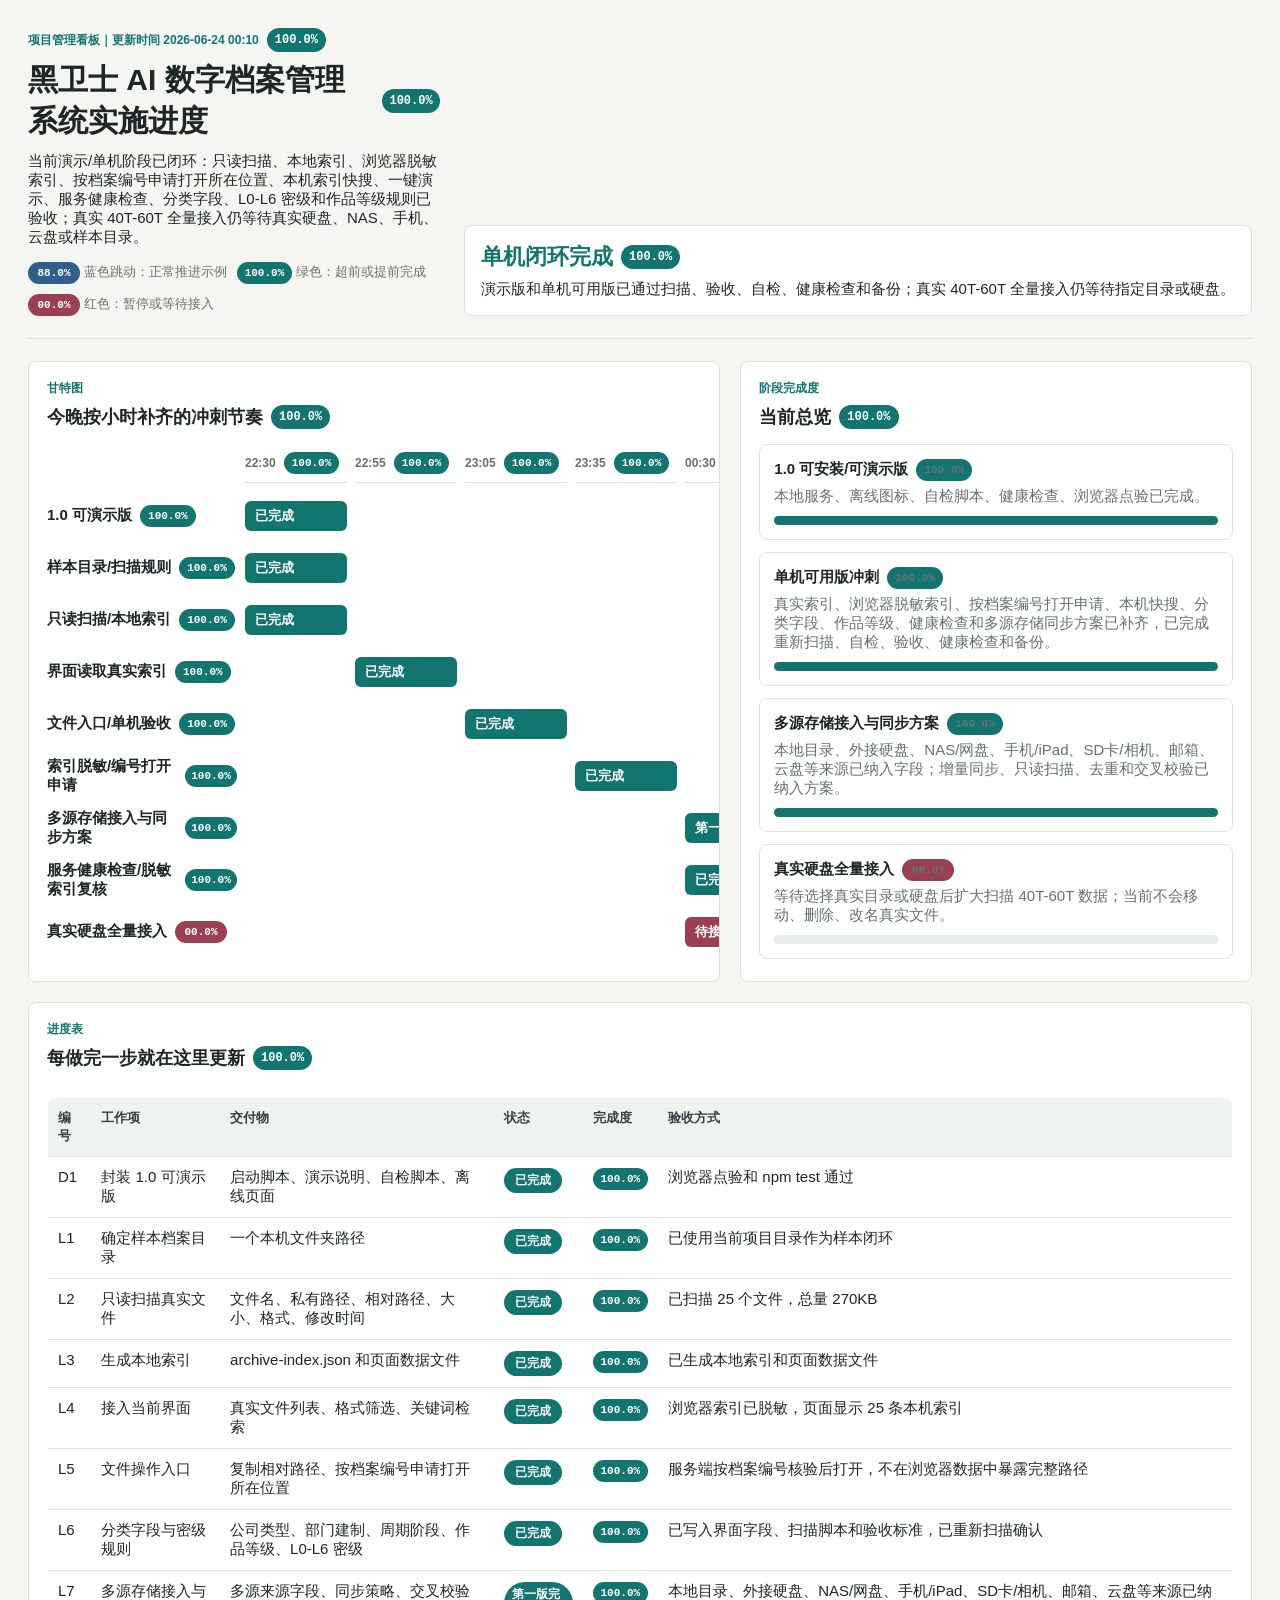
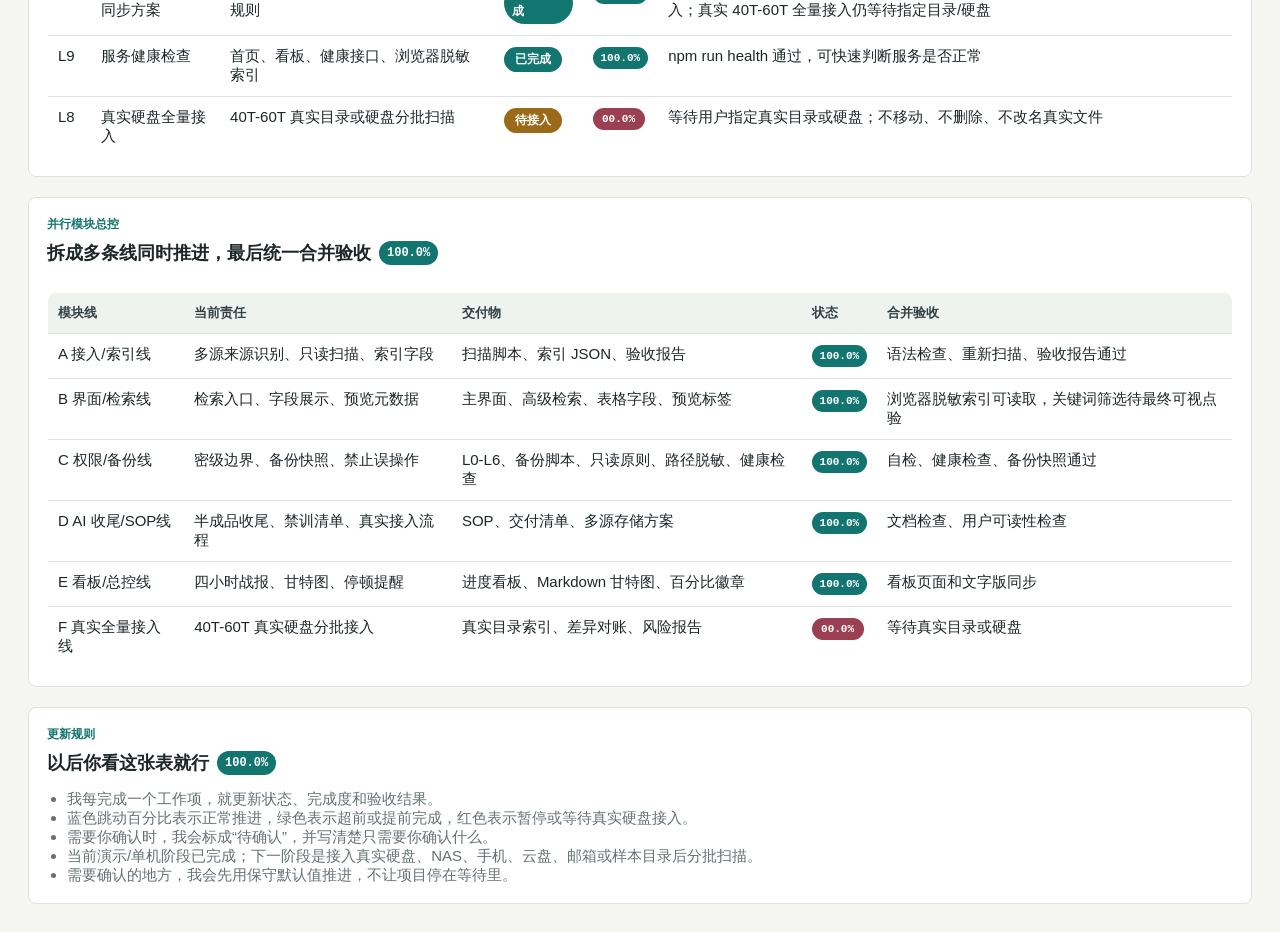
<file: 备份快照/20260623-195638/项目进度看板.html>
<!doctype html>
<html lang="zh-CN">
  <head>
    <meta charset="UTF-8" />
    <meta name="viewport" content="width=device-width, initial-scale=1.0" />
    <title>黑卫士 AI 数字档案管理系统项目进度看板</title>
    <style>
      :root {
        --ink: #1e2628;
        --muted: #667174;
        --line: #dce3df;
        --page: #f5f6f2;
        --panel: #ffffff;
        --green: #12756f;
        --blue: #315f8c;
        --gold: #9a6a18;
        --red: #9b3f52;
      }

      * {
        box-sizing: border-box;
      }

      body {
        margin: 0;
        background: var(--page);
        color: var(--ink);
        font-family: "PingFang SC", "Microsoft YaHei", Arial, sans-serif;
        font-size: 15px;
      }

      .page {
        max-width: 1360px;
        margin: 0 auto;
        padding: 28px;
      }

      .hero {
        display: grid;
        grid-template-columns: 1fr auto;
        gap: 24px;
        align-items: end;
        padding-bottom: 22px;
        border-bottom: 1px solid var(--line);
      }

      .eyebrow {
        margin: 0 0 8px;
        color: var(--green);
        font-size: 12px;
        font-weight: 700;
      }

      h1,
      h2,
      h3,
      p {
        margin-top: 0;
      }

      h1 {
        margin-bottom: 10px;
        font-size: 30px;
      }

      h2 {
        font-size: 18px;
      }

      .hero p:last-child {
        margin-bottom: 0;
        color: var(--muted);
      }

      .status-box {
        min-width: 260px;
        padding: 16px;
        background: var(--panel);
        border: 1px solid var(--line);
        border-radius: 8px;
      }

      .status-box strong {
        display: flex;
        align-items: center;
        gap: 8px;
        margin-bottom: 8px;
        color: var(--green);
        font-size: 22px;
      }

      .title-line,
      .task-name,
      .card strong,
      .day {
        display: inline-flex;
        align-items: center;
        gap: 8px;
      }

      .progress-badge {
        display: inline-flex;
        align-items: center;
        justify-content: center;
        min-width: 58px;
        height: 24px;
        padding: 0 8px;
        border-radius: 999px;
        color: #fff;
        font-family: ui-monospace, SFMono-Regular, Menlo, Consolas, monospace;
        font-size: 12px;
        font-weight: 800;
        letter-spacing: 0;
        vertical-align: middle;
        white-space: nowrap;
      }

      .progress-badge.normal {
        background: var(--blue);
        animation: pulse-normal 1.35s ease-in-out infinite;
      }

      .progress-badge.ahead {
        background: var(--green);
      }

      .progress-badge.stopped {
        background: var(--red);
      }

      .progress-badge.small {
        min-width: 52px;
        height: 22px;
        font-size: 11px;
      }

      @keyframes pulse-normal {
        0%,
        100% {
          transform: translateY(0);
          box-shadow: 0 0 0 rgba(49, 95, 140, 0);
        }

        50% {
          transform: translateY(-1px);
          box-shadow: 0 0 0 4px rgba(49, 95, 140, 0.14);
        }
      }

      .grid {
        display: grid;
        grid-template-columns: 1.15fr 0.85fr;
        gap: 20px;
        margin-top: 22px;
      }

      .panel {
        background: var(--panel);
        border: 1px solid var(--line);
        border-radius: 8px;
        padding: 18px;
      }

      .gantt {
        overflow-x: auto;
      }

      .timeline {
        min-width: 850px;
      }

      .days,
      .task {
        display: grid;
        grid-template-columns: 190px repeat(6, 1fr);
        gap: 8px;
        align-items: center;
      }

      .days {
        margin-bottom: 12px;
        color: var(--muted);
        font-size: 12px;
        font-weight: 700;
      }

      .day {
        padding: 8px 0;
        text-align: center;
        border-bottom: 1px solid var(--line);
      }

      .task {
        min-height: 42px;
        margin-bottom: 10px;
      }

      .task-name {
        color: var(--ink);
        font-weight: 700;
      }

      .bar {
        min-height: 30px;
        padding: 6px 10px;
        color: #fff;
        border-radius: 6px;
        font-size: 13px;
        font-weight: 700;
        white-space: nowrap;
      }

      .done {
        background: var(--green);
      }

      .active {
        background: var(--blue);
      }

      .todo {
        background: var(--gold);
      }

      .later {
        background: var(--red);
      }

      .col-1 {
        grid-column: 2 / span 1;
      }

      .col-2 {
        grid-column: 3 / span 1;
      }

      .col-3 {
        grid-column: 4 / span 1;
      }

      .col-4 {
        grid-column: 5 / span 1;
      }

      .col-5-6 {
        grid-column: 6 / span 2;
      }

      .cards {
        display: grid;
        gap: 12px;
      }

      .card {
        padding: 14px;
        border: 1px solid var(--line);
        border-radius: 8px;
      }

      .card strong {
        display: flex;
        align-items: center;
        gap: 8px;
        margin-bottom: 6px;
      }

      .card span {
        color: var(--muted);
      }

      .progress-line {
        width: 100%;
        height: 9px;
        margin-top: 10px;
        overflow: hidden;
        background: #e8ede9;
        border-radius: 999px;
      }

      .progress-line span {
        display: block;
        height: 100%;
        background: var(--green);
      }

      table {
        width: 100%;
        border-collapse: collapse;
        margin-top: 12px;
        overflow: hidden;
        border: 1px solid var(--line);
        border-radius: 8px;
      }

      th,
      td {
        padding: 11px 10px;
        border-bottom: 1px solid var(--line);
        text-align: left;
        vertical-align: top;
      }

      th {
        background: #eef3ef;
        color: #344044;
        font-size: 13px;
      }

      tr:last-child td {
        border-bottom: 0;
      }

      .tag {
        display: inline-flex;
        min-width: 58px;
        justify-content: center;
        padding: 4px 8px;
        border-radius: 999px;
        color: #fff;
        font-size: 12px;
        font-weight: 700;
      }

      .tag.done {
        background: var(--green);
      }

      .tag.next {
        background: var(--blue);
      }

      .tag.todo {
        background: var(--gold);
      }

      .legend {
        display: flex;
        flex-wrap: wrap;
        gap: 10px;
        margin-top: 14px;
        color: var(--muted);
        font-size: 13px;
      }

      .rules {
        margin-top: 20px;
      }

      .rules ul {
        margin: 0;
        padding-left: 20px;
        color: var(--muted);
      }

      @media (max-width: 960px) {
        .page {
          padding: 18px;
        }

        .hero,
        .grid {
          grid-template-columns: 1fr;
        }
      }
    </style>
  </head>
  <body>
    <main class="page">
      <header class="hero">
        <div>
          <p class="eyebrow title-line">项目管理看板｜更新时间 2026-06-24 00:10 <span class="progress-badge ahead">100.0%</span></p>
          <h1 class="title-line">黑卫士 AI 数字档案管理系统实施进度 <span class="progress-badge ahead">100.0%</span></h1>
          <p>当前演示/单机阶段已闭环：只读扫描、本地索引、浏览器脱敏索引、按档案编号申请打开所在位置、本机索引快搜、一键演示、服务健康检查、分类字段、L0-L6 密级和作品等级规则已验收；真实 40T-60T 全量接入仍等待真实硬盘、NAS、手机、云盘或样本目录。</p>
          <div class="legend">
            <span><span class="progress-badge normal small">88.0%</span> 蓝色跳动：正常推进示例</span>
            <span><span class="progress-badge ahead small">100.0%</span> 绿色：超前或提前完成</span>
            <span><span class="progress-badge stopped small">00.0%</span> 红色：暂停或等待接入</span>
          </div>
        </div>
        <aside class="status-box">
          <strong>单机闭环完成 <span class="progress-badge ahead">100.0%</span></strong>
          <span>演示版和单机可用版已通过扫描、验收、自检、健康检查和备份；真实 40T-60T 全量接入仍等待指定目录或硬盘。</span>
        </aside>
      </header>

      <section class="grid">
        <div class="panel gantt">
          <p class="eyebrow">甘特图</p>
          <h2 class="title-line">今晚按小时补齐的冲刺节奏 <span class="progress-badge ahead">100.0%</span></h2>
          <div class="timeline" aria-label="项目甘特图">
            <div class="days">
              <div></div>
              <div class="day">22:30 <span class="progress-badge ahead small">100.0%</span></div>
              <div class="day">22:55 <span class="progress-badge ahead small">100.0%</span></div>
              <div class="day">23:05 <span class="progress-badge ahead small">100.0%</span></div>
              <div class="day">23:35 <span class="progress-badge ahead small">100.0%</span></div>
              <div class="day">00:30 <span class="progress-badge ahead small">100.0%</span></div>
              <div class="day">00:10 <span class="progress-badge ahead small">100.0%</span></div>
            </div>

            <div class="task">
              <div class="task-name">1.0 可演示版 <span class="progress-badge ahead small">100.0%</span></div>
              <div class="bar done col-1">已完成</div>
            </div>
            <div class="task">
              <div class="task-name">样本目录/扫描规则 <span class="progress-badge ahead small">100.0%</span></div>
              <div class="bar done col-1">已完成</div>
            </div>
            <div class="task">
              <div class="task-name">只读扫描/本地索引 <span class="progress-badge ahead small">100.0%</span></div>
              <div class="bar done col-1">已完成</div>
            </div>
            <div class="task">
              <div class="task-name">界面读取真实索引 <span class="progress-badge ahead small">100.0%</span></div>
              <div class="bar done col-2">已完成</div>
            </div>
            <div class="task">
              <div class="task-name">文件入口/单机验收 <span class="progress-badge ahead small">100.0%</span></div>
              <div class="bar done col-3">已完成</div>
            </div>
            <div class="task">
              <div class="task-name">索引脱敏/编号打开申请 <span class="progress-badge ahead small">100.0%</span></div>
              <div class="bar done col-4">已完成</div>
            </div>
            <div class="task">
              <div class="task-name">多源存储接入与同步方案 <span class="progress-badge ahead small">100.0%</span></div>
              <div class="bar done col-5-6">第一版完成</div>
            </div>
            <div class="task">
              <div class="task-name">服务健康检查/脱敏索引复核 <span class="progress-badge ahead small">100.0%</span></div>
              <div class="bar done col-5-6">已完成</div>
            </div>
            <div class="task">
              <div class="task-name">真实硬盘全量接入 <span class="progress-badge stopped small">00.0%</span></div>
              <div class="bar later col-5-6">待接真实硬盘</div>
            </div>
          </div>
        </div>

        <aside class="panel">
          <p class="eyebrow">阶段完成度</p>
          <h2 class="title-line">当前总览 <span class="progress-badge ahead">100.0%</span></h2>
          <div class="cards">
            <div class="card">
              <strong>1.0 可安装/可演示版 <span class="progress-badge ahead small">100.0%</span></strong>
              <span>本地服务、离线图标、自检脚本、健康检查、浏览器点验已完成。</span>
              <div class="progress-line"><span style="width: 100%"></span></div>
            </div>
            <div class="card">
              <strong>单机可用版冲刺 <span class="progress-badge ahead small">100.0%</span></strong>
              <span>真实索引、浏览器脱敏索引、按档案编号打开申请、本机快搜、分类字段、作品等级、健康检查和多源存储同步方案已补齐，已完成重新扫描、自检、验收、健康检查和备份。</span>
              <div class="progress-line"><span style="width: 100%"></span></div>
            </div>
            <div class="card">
              <strong>多源存储接入与同步方案 <span class="progress-badge ahead small">100.0%</span></strong>
              <span>本地目录、外接硬盘、NAS/网盘、手机/iPad、SD卡/相机、邮箱、云盘等来源已纳入字段；增量同步、只读扫描、去重和交叉校验已纳入方案。</span>
              <div class="progress-line"><span style="width: 100%"></span></div>
            </div>
            <div class="card">
              <strong>真实硬盘全量接入 <span class="progress-badge stopped small">00.0%</span></strong>
              <span>等待选择真实目录或硬盘后扩大扫描 40T-60T 数据；当前不会移动、删除、改名真实文件。</span>
              <div class="progress-line"><span style="width: 0%"></span></div>
            </div>
          </div>
        </aside>
      </section>

      <section class="panel" style="margin-top: 20px">
        <p class="eyebrow">进度表</p>
        <h2 class="title-line">每做完一步就在这里更新 <span class="progress-badge ahead">100.0%</span></h2>
        <table>
          <thead>
            <tr>
              <th>编号</th>
              <th>工作项</th>
              <th>交付物</th>
              <th>状态</th>
              <th>完成度</th>
              <th>验收方式</th>
            </tr>
          </thead>
          <tbody>
            <tr>
              <td>D1</td>
              <td>封装 1.0 可演示版</td>
              <td>启动脚本、演示说明、自检脚本、离线页面</td>
              <td><span class="tag done">已完成</span></td>
              <td><span class="progress-badge ahead small">100.0%</span></td>
              <td>浏览器点验和 npm test 通过</td>
            </tr>
            <tr>
              <td>L1</td>
              <td>确定样本档案目录</td>
              <td>一个本机文件夹路径</td>
              <td><span class="tag done">已完成</span></td>
              <td><span class="progress-badge ahead small">100.0%</span></td>
              <td>已使用当前项目目录作为样本闭环</td>
            </tr>
            <tr>
              <td>L2</td>
              <td>只读扫描真实文件</td>
              <td>文件名、私有路径、相对路径、大小、格式、修改时间</td>
              <td><span class="tag done">已完成</span></td>
              <td><span class="progress-badge ahead small">100.0%</span></td>
              <td>已扫描 25 个文件，总量 270KB</td>
            </tr>
            <tr>
              <td>L3</td>
              <td>生成本地索引</td>
              <td>archive-index.json 和页面数据文件</td>
              <td><span class="tag done">已完成</span></td>
              <td><span class="progress-badge ahead small">100.0%</span></td>
              <td>已生成本地索引和页面数据文件</td>
            </tr>
            <tr>
              <td>L4</td>
              <td>接入当前界面</td>
              <td>真实文件列表、格式筛选、关键词检索</td>
              <td><span class="tag done">已完成</span></td>
              <td><span class="progress-badge ahead small">100.0%</span></td>
              <td>浏览器索引已脱敏，页面显示 25 条本机索引</td>
            </tr>
            <tr>
              <td>L5</td>
              <td>文件操作入口</td>
              <td>复制相对路径、按档案编号申请打开所在位置</td>
              <td><span class="tag done">已完成</span></td>
              <td><span class="progress-badge ahead small">100.0%</span></td>
              <td>服务端按档案编号核验后打开，不在浏览器数据中暴露完整路径</td>
            </tr>
            <tr>
              <td>L6</td>
              <td>分类字段与密级规则</td>
              <td>公司类型、部门建制、周期阶段、作品等级、L0-L6 密级</td>
              <td><span class="tag done">已完成</span></td>
              <td><span class="progress-badge ahead small">100.0%</span></td>
              <td>已写入界面字段、扫描脚本和验收标准，已重新扫描确认</td>
            </tr>
            <tr>
              <td>L7</td>
              <td>多源存储接入与同步方案</td>
              <td>多源来源字段、同步策略、交叉校验规则</td>
              <td><span class="tag done">第一版完成</span></td>
              <td><span class="progress-badge ahead small">100.0%</span></td>
              <td>本地目录、外接硬盘、NAS/网盘、手机/iPad、SD卡/相机、邮箱、云盘等来源已纳入；真实 40T-60T 全量接入仍等待指定目录/硬盘</td>
            </tr>
            <tr>
              <td>L9</td>
              <td>服务健康检查</td>
              <td>首页、看板、健康接口、浏览器脱敏索引</td>
              <td><span class="tag done">已完成</span></td>
              <td><span class="progress-badge ahead small">100.0%</span></td>
              <td>npm run health 通过，可快速判断服务是否正常</td>
            </tr>
            <tr>
              <td>L8</td>
              <td>真实硬盘全量接入</td>
              <td>40T-60T 真实目录或硬盘分批扫描</td>
              <td><span class="tag todo">待接入</span></td>
              <td><span class="progress-badge stopped small">00.0%</span></td>
              <td>等待用户指定真实目录或硬盘；不移动、不删除、不改名真实文件</td>
            </tr>
          </tbody>
        </table>
      </section>

      <section class="panel" style="margin-top: 20px">
        <p class="eyebrow">并行模块总控</p>
        <h2 class="title-line">拆成多条线同时推进，最后统一合并验收 <span class="progress-badge ahead">100.0%</span></h2>
        <table>
          <thead>
            <tr>
              <th>模块线</th>
              <th>当前责任</th>
              <th>交付物</th>
              <th>状态</th>
              <th>合并验收</th>
            </tr>
          </thead>
          <tbody>
            <tr>
              <td>A 接入/索引线</td>
              <td>多源来源识别、只读扫描、索引字段</td>
              <td>扫描脚本、索引 JSON、验收报告</td>
              <td><span class="progress-badge ahead small">100.0%</span></td>
              <td>语法检查、重新扫描、验收报告通过</td>
            </tr>
            <tr>
              <td>B 界面/检索线</td>
              <td>检索入口、字段展示、预览元数据</td>
              <td>主界面、高级检索、表格字段、预览标签</td>
              <td><span class="progress-badge ahead small">100.0%</span></td>
              <td>浏览器脱敏索引可读取，关键词筛选待最终可视点验</td>
            </tr>
            <tr>
              <td>C 权限/备份线</td>
              <td>密级边界、备份快照、禁止误操作</td>
              <td>L0-L6、备份脚本、只读原则、路径脱敏、健康检查</td>
              <td><span class="progress-badge ahead small">100.0%</span></td>
              <td>自检、健康检查、备份快照通过</td>
            </tr>
            <tr>
              <td>D AI 收尾/SOP线</td>
              <td>半成品收尾、禁训清单、真实接入流程</td>
              <td>SOP、交付清单、多源存储方案</td>
              <td><span class="progress-badge ahead small">100.0%</span></td>
              <td>文档检查、用户可读性检查</td>
            </tr>
            <tr>
              <td>E 看板/总控线</td>
              <td>四小时战报、甘特图、停顿提醒</td>
              <td>进度看板、Markdown 甘特图、百分比徽章</td>
              <td><span class="progress-badge ahead small">100.0%</span></td>
              <td>看板页面和文字版同步</td>
            </tr>
            <tr>
              <td>F 真实全量接入线</td>
              <td>40T-60T 真实硬盘分批接入</td>
              <td>真实目录索引、差异对账、风险报告</td>
              <td><span class="progress-badge stopped small">00.0%</span></td>
              <td>等待真实目录或硬盘</td>
            </tr>
          </tbody>
        </table>
      </section>

      <section class="panel rules">
        <p class="eyebrow">更新规则</p>
        <h2 class="title-line">以后你看这张表就行 <span class="progress-badge ahead">100.0%</span></h2>
        <ul>
          <li>我每完成一个工作项，就更新状态、完成度和验收结果。</li>
          <li>蓝色跳动百分比表示正常推进，绿色表示超前或提前完成，红色表示暂停或等待真实硬盘接入。</li>
          <li>需要你确认时，我会标成“待确认”，并写清楚只需要你确认什么。</li>
          <li>当前演示/单机阶段已完成；下一阶段是接入真实硬盘、NAS、手机、云盘、邮箱或样本目录后分批扫描。</li>
          <li>需要确认的地方，我会先用保守默认值推进，不让项目停在等待里。</li>
        </ul>
      </section>
    </main>
  </body>
</html>
</file>
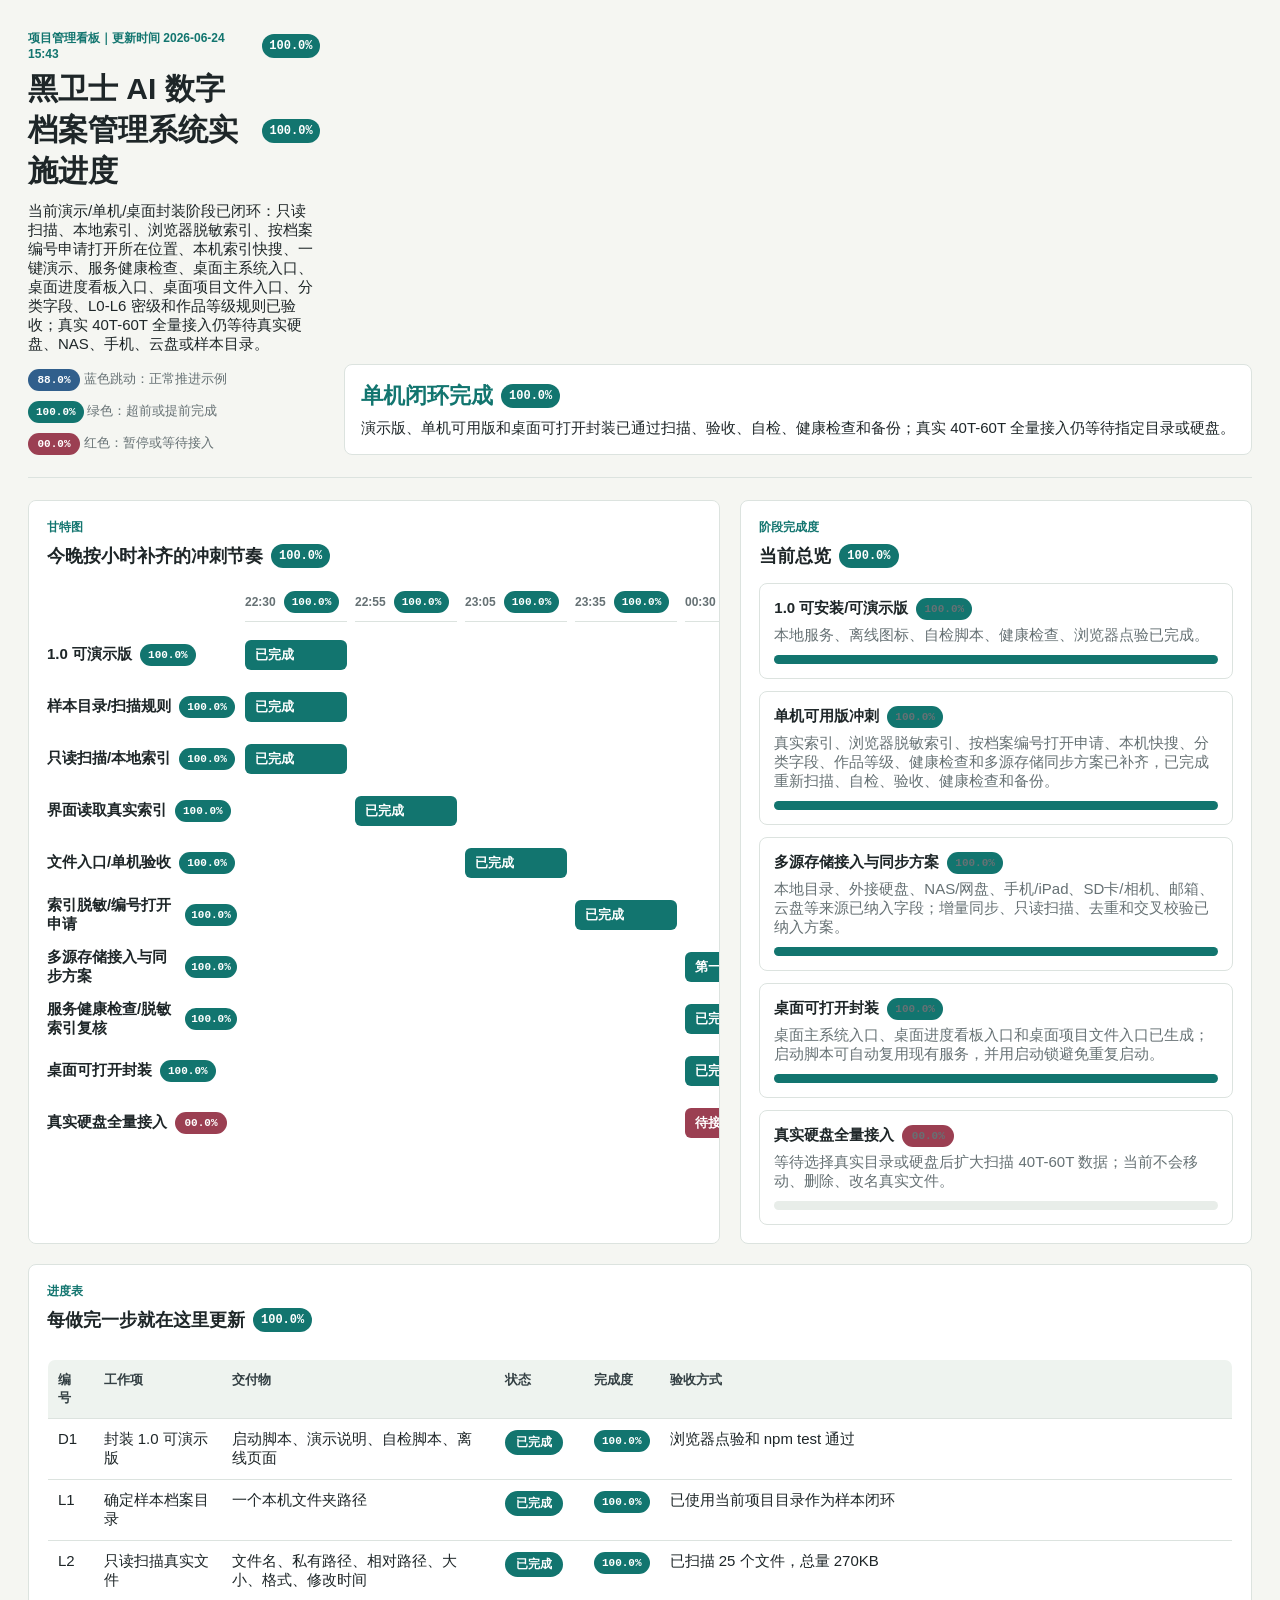
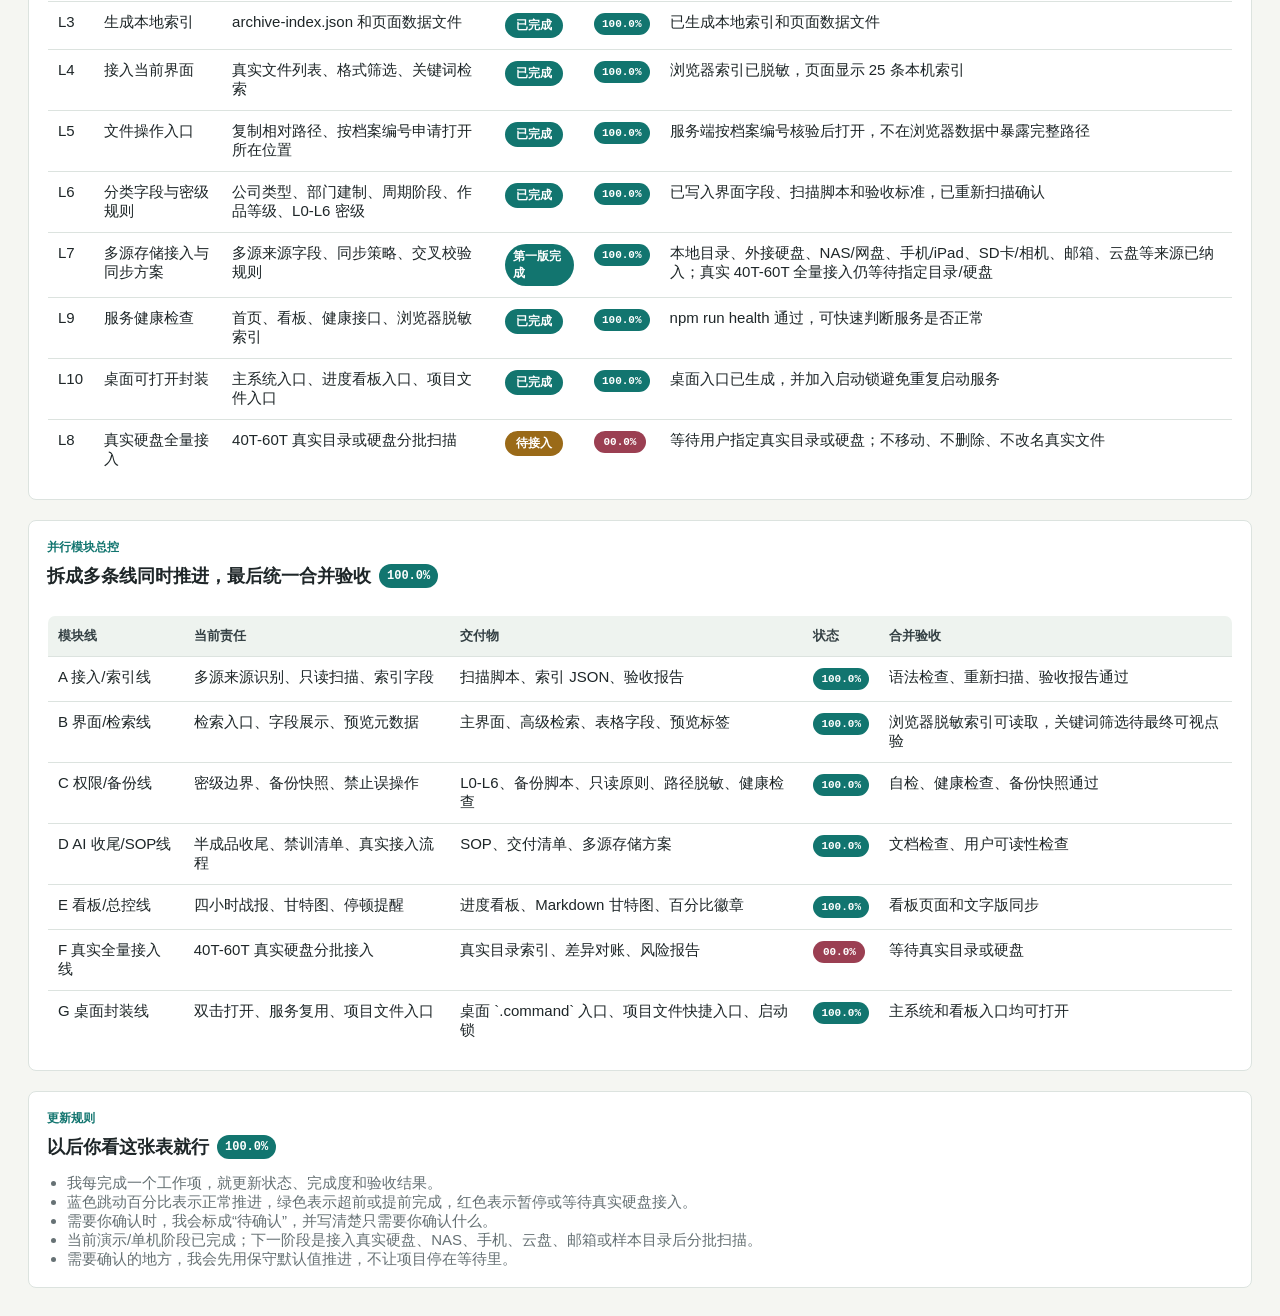
<file: 备份快照/20260624-074549/项目进度看板.html>
<!doctype html>
<html lang="zh-CN">
  <head>
    <meta charset="UTF-8" />
    <meta name="viewport" content="width=device-width, initial-scale=1.0" />
    <title>黑卫士 AI 数字档案管理系统项目进度看板</title>
    <style>
      :root {
        --ink: #1e2628;
        --muted: #667174;
        --line: #dce3df;
        --page: #f5f6f2;
        --panel: #ffffff;
        --green: #12756f;
        --blue: #315f8c;
        --gold: #9a6a18;
        --red: #9b3f52;
      }

      * {
        box-sizing: border-box;
      }

      body {
        margin: 0;
        background: var(--page);
        color: var(--ink);
        font-family: "PingFang SC", "Microsoft YaHei", Arial, sans-serif;
        font-size: 15px;
      }

      .page {
        max-width: 1360px;
        margin: 0 auto;
        padding: 28px;
      }

      .hero {
        display: grid;
        grid-template-columns: 1fr auto;
        gap: 24px;
        align-items: end;
        padding-bottom: 22px;
        border-bottom: 1px solid var(--line);
      }

      .eyebrow {
        margin: 0 0 8px;
        color: var(--green);
        font-size: 12px;
        font-weight: 700;
      }

      h1,
      h2,
      h3,
      p {
        margin-top: 0;
      }

      h1 {
        margin-bottom: 10px;
        font-size: 30px;
      }

      h2 {
        font-size: 18px;
      }

      .hero p:last-child {
        margin-bottom: 0;
        color: var(--muted);
      }

      .status-box {
        min-width: 260px;
        padding: 16px;
        background: var(--panel);
        border: 1px solid var(--line);
        border-radius: 8px;
      }

      .status-box strong {
        display: flex;
        align-items: center;
        gap: 8px;
        margin-bottom: 8px;
        color: var(--green);
        font-size: 22px;
      }

      .title-line,
      .task-name,
      .card strong,
      .day {
        display: inline-flex;
        align-items: center;
        gap: 8px;
      }

      .progress-badge {
        display: inline-flex;
        align-items: center;
        justify-content: center;
        min-width: 58px;
        height: 24px;
        padding: 0 8px;
        border-radius: 999px;
        color: #fff;
        font-family: ui-monospace, SFMono-Regular, Menlo, Consolas, monospace;
        font-size: 12px;
        font-weight: 800;
        letter-spacing: 0;
        vertical-align: middle;
        white-space: nowrap;
      }

      .progress-badge.normal {
        background: var(--blue);
        animation: pulse-normal 1.35s ease-in-out infinite;
      }

      .progress-badge.ahead {
        background: var(--green);
      }

      .progress-badge.stopped {
        background: var(--red);
      }

      .progress-badge.small {
        min-width: 52px;
        height: 22px;
        font-size: 11px;
      }

      @keyframes pulse-normal {
        0%,
        100% {
          transform: translateY(0);
          box-shadow: 0 0 0 rgba(49, 95, 140, 0);
        }

        50% {
          transform: translateY(-1px);
          box-shadow: 0 0 0 4px rgba(49, 95, 140, 0.14);
        }
      }

      .grid {
        display: grid;
        grid-template-columns: 1.15fr 0.85fr;
        gap: 20px;
        margin-top: 22px;
      }

      .panel {
        background: var(--panel);
        border: 1px solid var(--line);
        border-radius: 8px;
        padding: 18px;
      }

      .gantt {
        overflow-x: auto;
      }

      .timeline {
        min-width: 850px;
      }

      .days,
      .task {
        display: grid;
        grid-template-columns: 190px repeat(6, 1fr);
        gap: 8px;
        align-items: center;
      }

      .days {
        margin-bottom: 12px;
        color: var(--muted);
        font-size: 12px;
        font-weight: 700;
      }

      .day {
        padding: 8px 0;
        text-align: center;
        border-bottom: 1px solid var(--line);
      }

      .task {
        min-height: 42px;
        margin-bottom: 10px;
      }

      .task-name {
        color: var(--ink);
        font-weight: 700;
      }

      .bar {
        min-height: 30px;
        padding: 6px 10px;
        color: #fff;
        border-radius: 6px;
        font-size: 13px;
        font-weight: 700;
        white-space: nowrap;
      }

      .done {
        background: var(--green);
      }

      .active {
        background: var(--blue);
      }

      .todo {
        background: var(--gold);
      }

      .later {
        background: var(--red);
      }

      .col-1 {
        grid-column: 2 / span 1;
      }

      .col-2 {
        grid-column: 3 / span 1;
      }

      .col-3 {
        grid-column: 4 / span 1;
      }

      .col-4 {
        grid-column: 5 / span 1;
      }

      .col-5-6 {
        grid-column: 6 / span 2;
      }

      .cards {
        display: grid;
        gap: 12px;
      }

      .card {
        padding: 14px;
        border: 1px solid var(--line);
        border-radius: 8px;
      }

      .card strong {
        display: flex;
        align-items: center;
        gap: 8px;
        margin-bottom: 6px;
      }

      .card span {
        color: var(--muted);
      }

      .progress-line {
        width: 100%;
        height: 9px;
        margin-top: 10px;
        overflow: hidden;
        background: #e8ede9;
        border-radius: 999px;
      }

      .progress-line span {
        display: block;
        height: 100%;
        background: var(--green);
      }

      table {
        width: 100%;
        border-collapse: collapse;
        margin-top: 12px;
        overflow: hidden;
        border: 1px solid var(--line);
        border-radius: 8px;
      }

      th,
      td {
        padding: 11px 10px;
        border-bottom: 1px solid var(--line);
        text-align: left;
        vertical-align: top;
      }

      th {
        background: #eef3ef;
        color: #344044;
        font-size: 13px;
      }

      tr:last-child td {
        border-bottom: 0;
      }

      .tag {
        display: inline-flex;
        min-width: 58px;
        justify-content: center;
        padding: 4px 8px;
        border-radius: 999px;
        color: #fff;
        font-size: 12px;
        font-weight: 700;
      }

      .tag.done {
        background: var(--green);
      }

      .tag.next {
        background: var(--blue);
      }

      .tag.todo {
        background: var(--gold);
      }

      .legend {
        display: flex;
        flex-wrap: wrap;
        gap: 10px;
        margin-top: 14px;
        color: var(--muted);
        font-size: 13px;
      }

      .rules {
        margin-top: 20px;
      }

      .rules ul {
        margin: 0;
        padding-left: 20px;
        color: var(--muted);
      }

      @media (max-width: 960px) {
        .page {
          padding: 18px;
        }

        .hero,
        .grid {
          grid-template-columns: 1fr;
        }
      }
    </style>
  </head>
  <body>
    <main class="page">
      <header class="hero">
        <div>
          <p class="eyebrow title-line">项目管理看板｜更新时间 2026-06-24 15:43 <span class="progress-badge ahead">100.0%</span></p>
          <h1 class="title-line">黑卫士 AI 数字档案管理系统实施进度 <span class="progress-badge ahead">100.0%</span></h1>
          <p>当前演示/单机/桌面封装阶段已闭环：只读扫描、本地索引、浏览器脱敏索引、按档案编号申请打开所在位置、本机索引快搜、一键演示、服务健康检查、桌面主系统入口、桌面进度看板入口、桌面项目文件入口、分类字段、L0-L6 密级和作品等级规则已验收；真实 40T-60T 全量接入仍等待真实硬盘、NAS、手机、云盘或样本目录。</p>
          <div class="legend">
            <span><span class="progress-badge normal small">88.0%</span> 蓝色跳动：正常推进示例</span>
            <span><span class="progress-badge ahead small">100.0%</span> 绿色：超前或提前完成</span>
            <span><span class="progress-badge stopped small">00.0%</span> 红色：暂停或等待接入</span>
          </div>
        </div>
        <aside class="status-box">
          <strong>单机闭环完成 <span class="progress-badge ahead">100.0%</span></strong>
          <span>演示版、单机可用版和桌面可打开封装已通过扫描、验收、自检、健康检查和备份；真实 40T-60T 全量接入仍等待指定目录或硬盘。</span>
        </aside>
      </header>

      <section class="grid">
        <div class="panel gantt">
          <p class="eyebrow">甘特图</p>
          <h2 class="title-line">今晚按小时补齐的冲刺节奏 <span class="progress-badge ahead">100.0%</span></h2>
          <div class="timeline" aria-label="项目甘特图">
            <div class="days">
              <div></div>
              <div class="day">22:30 <span class="progress-badge ahead small">100.0%</span></div>
              <div class="day">22:55 <span class="progress-badge ahead small">100.0%</span></div>
              <div class="day">23:05 <span class="progress-badge ahead small">100.0%</span></div>
              <div class="day">23:35 <span class="progress-badge ahead small">100.0%</span></div>
              <div class="day">00:30 <span class="progress-badge ahead small">100.0%</span></div>
              <div class="day">00:10 <span class="progress-badge ahead small">100.0%</span></div>
            </div>

            <div class="task">
              <div class="task-name">1.0 可演示版 <span class="progress-badge ahead small">100.0%</span></div>
              <div class="bar done col-1">已完成</div>
            </div>
            <div class="task">
              <div class="task-name">样本目录/扫描规则 <span class="progress-badge ahead small">100.0%</span></div>
              <div class="bar done col-1">已完成</div>
            </div>
            <div class="task">
              <div class="task-name">只读扫描/本地索引 <span class="progress-badge ahead small">100.0%</span></div>
              <div class="bar done col-1">已完成</div>
            </div>
            <div class="task">
              <div class="task-name">界面读取真实索引 <span class="progress-badge ahead small">100.0%</span></div>
              <div class="bar done col-2">已完成</div>
            </div>
            <div class="task">
              <div class="task-name">文件入口/单机验收 <span class="progress-badge ahead small">100.0%</span></div>
              <div class="bar done col-3">已完成</div>
            </div>
            <div class="task">
              <div class="task-name">索引脱敏/编号打开申请 <span class="progress-badge ahead small">100.0%</span></div>
              <div class="bar done col-4">已完成</div>
            </div>
            <div class="task">
              <div class="task-name">多源存储接入与同步方案 <span class="progress-badge ahead small">100.0%</span></div>
              <div class="bar done col-5-6">第一版完成</div>
            </div>
            <div class="task">
              <div class="task-name">服务健康检查/脱敏索引复核 <span class="progress-badge ahead small">100.0%</span></div>
              <div class="bar done col-5-6">已完成</div>
            </div>
            <div class="task">
              <div class="task-name">桌面可打开封装 <span class="progress-badge ahead small">100.0%</span></div>
              <div class="bar done col-5-6">已完成</div>
            </div>
            <div class="task">
              <div class="task-name">真实硬盘全量接入 <span class="progress-badge stopped small">00.0%</span></div>
              <div class="bar later col-5-6">待接真实硬盘</div>
            </div>
          </div>
        </div>

        <aside class="panel">
          <p class="eyebrow">阶段完成度</p>
          <h2 class="title-line">当前总览 <span class="progress-badge ahead">100.0%</span></h2>
          <div class="cards">
            <div class="card">
              <strong>1.0 可安装/可演示版 <span class="progress-badge ahead small">100.0%</span></strong>
              <span>本地服务、离线图标、自检脚本、健康检查、浏览器点验已完成。</span>
              <div class="progress-line"><span style="width: 100%"></span></div>
            </div>
            <div class="card">
              <strong>单机可用版冲刺 <span class="progress-badge ahead small">100.0%</span></strong>
              <span>真实索引、浏览器脱敏索引、按档案编号打开申请、本机快搜、分类字段、作品等级、健康检查和多源存储同步方案已补齐，已完成重新扫描、自检、验收、健康检查和备份。</span>
              <div class="progress-line"><span style="width: 100%"></span></div>
            </div>
            <div class="card">
              <strong>多源存储接入与同步方案 <span class="progress-badge ahead small">100.0%</span></strong>
              <span>本地目录、外接硬盘、NAS/网盘、手机/iPad、SD卡/相机、邮箱、云盘等来源已纳入字段；增量同步、只读扫描、去重和交叉校验已纳入方案。</span>
              <div class="progress-line"><span style="width: 100%"></span></div>
            </div>
            <div class="card">
              <strong>桌面可打开封装 <span class="progress-badge ahead small">100.0%</span></strong>
              <span>桌面主系统入口、桌面进度看板入口和桌面项目文件入口已生成；启动脚本可自动复用现有服务，并用启动锁避免重复启动。</span>
              <div class="progress-line"><span style="width: 100%"></span></div>
            </div>
            <div class="card">
              <strong>真实硬盘全量接入 <span class="progress-badge stopped small">00.0%</span></strong>
              <span>等待选择真实目录或硬盘后扩大扫描 40T-60T 数据；当前不会移动、删除、改名真实文件。</span>
              <div class="progress-line"><span style="width: 0%"></span></div>
            </div>
          </div>
        </aside>
      </section>

      <section class="panel" style="margin-top: 20px">
        <p class="eyebrow">进度表</p>
        <h2 class="title-line">每做完一步就在这里更新 <span class="progress-badge ahead">100.0%</span></h2>
        <table>
          <thead>
            <tr>
              <th>编号</th>
              <th>工作项</th>
              <th>交付物</th>
              <th>状态</th>
              <th>完成度</th>
              <th>验收方式</th>
            </tr>
          </thead>
          <tbody>
            <tr>
              <td>D1</td>
              <td>封装 1.0 可演示版</td>
              <td>启动脚本、演示说明、自检脚本、离线页面</td>
              <td><span class="tag done">已完成</span></td>
              <td><span class="progress-badge ahead small">100.0%</span></td>
              <td>浏览器点验和 npm test 通过</td>
            </tr>
            <tr>
              <td>L1</td>
              <td>确定样本档案目录</td>
              <td>一个本机文件夹路径</td>
              <td><span class="tag done">已完成</span></td>
              <td><span class="progress-badge ahead small">100.0%</span></td>
              <td>已使用当前项目目录作为样本闭环</td>
            </tr>
            <tr>
              <td>L2</td>
              <td>只读扫描真实文件</td>
              <td>文件名、私有路径、相对路径、大小、格式、修改时间</td>
              <td><span class="tag done">已完成</span></td>
              <td><span class="progress-badge ahead small">100.0%</span></td>
              <td>已扫描 25 个文件，总量 270KB</td>
            </tr>
            <tr>
              <td>L3</td>
              <td>生成本地索引</td>
              <td>archive-index.json 和页面数据文件</td>
              <td><span class="tag done">已完成</span></td>
              <td><span class="progress-badge ahead small">100.0%</span></td>
              <td>已生成本地索引和页面数据文件</td>
            </tr>
            <tr>
              <td>L4</td>
              <td>接入当前界面</td>
              <td>真实文件列表、格式筛选、关键词检索</td>
              <td><span class="tag done">已完成</span></td>
              <td><span class="progress-badge ahead small">100.0%</span></td>
              <td>浏览器索引已脱敏，页面显示 25 条本机索引</td>
            </tr>
            <tr>
              <td>L5</td>
              <td>文件操作入口</td>
              <td>复制相对路径、按档案编号申请打开所在位置</td>
              <td><span class="tag done">已完成</span></td>
              <td><span class="progress-badge ahead small">100.0%</span></td>
              <td>服务端按档案编号核验后打开，不在浏览器数据中暴露完整路径</td>
            </tr>
            <tr>
              <td>L6</td>
              <td>分类字段与密级规则</td>
              <td>公司类型、部门建制、周期阶段、作品等级、L0-L6 密级</td>
              <td><span class="tag done">已完成</span></td>
              <td><span class="progress-badge ahead small">100.0%</span></td>
              <td>已写入界面字段、扫描脚本和验收标准，已重新扫描确认</td>
            </tr>
            <tr>
              <td>L7</td>
              <td>多源存储接入与同步方案</td>
              <td>多源来源字段、同步策略、交叉校验规则</td>
              <td><span class="tag done">第一版完成</span></td>
              <td><span class="progress-badge ahead small">100.0%</span></td>
              <td>本地目录、外接硬盘、NAS/网盘、手机/iPad、SD卡/相机、邮箱、云盘等来源已纳入；真实 40T-60T 全量接入仍等待指定目录/硬盘</td>
            </tr>
            <tr>
              <td>L9</td>
              <td>服务健康检查</td>
              <td>首页、看板、健康接口、浏览器脱敏索引</td>
              <td><span class="tag done">已完成</span></td>
              <td><span class="progress-badge ahead small">100.0%</span></td>
              <td>npm run health 通过，可快速判断服务是否正常</td>
            </tr>
            <tr>
              <td>L10</td>
              <td>桌面可打开封装</td>
              <td>主系统入口、进度看板入口、项目文件入口</td>
              <td><span class="tag done">已完成</span></td>
              <td><span class="progress-badge ahead small">100.0%</span></td>
              <td>桌面入口已生成，并加入启动锁避免重复启动服务</td>
            </tr>
            <tr>
              <td>L8</td>
              <td>真实硬盘全量接入</td>
              <td>40T-60T 真实目录或硬盘分批扫描</td>
              <td><span class="tag todo">待接入</span></td>
              <td><span class="progress-badge stopped small">00.0%</span></td>
              <td>等待用户指定真实目录或硬盘；不移动、不删除、不改名真实文件</td>
            </tr>
          </tbody>
        </table>
      </section>

      <section class="panel" style="margin-top: 20px">
        <p class="eyebrow">并行模块总控</p>
        <h2 class="title-line">拆成多条线同时推进，最后统一合并验收 <span class="progress-badge ahead">100.0%</span></h2>
        <table>
          <thead>
            <tr>
              <th>模块线</th>
              <th>当前责任</th>
              <th>交付物</th>
              <th>状态</th>
              <th>合并验收</th>
            </tr>
          </thead>
          <tbody>
            <tr>
              <td>A 接入/索引线</td>
              <td>多源来源识别、只读扫描、索引字段</td>
              <td>扫描脚本、索引 JSON、验收报告</td>
              <td><span class="progress-badge ahead small">100.0%</span></td>
              <td>语法检查、重新扫描、验收报告通过</td>
            </tr>
            <tr>
              <td>B 界面/检索线</td>
              <td>检索入口、字段展示、预览元数据</td>
              <td>主界面、高级检索、表格字段、预览标签</td>
              <td><span class="progress-badge ahead small">100.0%</span></td>
              <td>浏览器脱敏索引可读取，关键词筛选待最终可视点验</td>
            </tr>
            <tr>
              <td>C 权限/备份线</td>
              <td>密级边界、备份快照、禁止误操作</td>
              <td>L0-L6、备份脚本、只读原则、路径脱敏、健康检查</td>
              <td><span class="progress-badge ahead small">100.0%</span></td>
              <td>自检、健康检查、备份快照通过</td>
            </tr>
            <tr>
              <td>D AI 收尾/SOP线</td>
              <td>半成品收尾、禁训清单、真实接入流程</td>
              <td>SOP、交付清单、多源存储方案</td>
              <td><span class="progress-badge ahead small">100.0%</span></td>
              <td>文档检查、用户可读性检查</td>
            </tr>
            <tr>
              <td>E 看板/总控线</td>
              <td>四小时战报、甘特图、停顿提醒</td>
              <td>进度看板、Markdown 甘特图、百分比徽章</td>
              <td><span class="progress-badge ahead small">100.0%</span></td>
              <td>看板页面和文字版同步</td>
            </tr>
            <tr>
              <td>F 真实全量接入线</td>
              <td>40T-60T 真实硬盘分批接入</td>
              <td>真实目录索引、差异对账、风险报告</td>
              <td><span class="progress-badge stopped small">00.0%</span></td>
              <td>等待真实目录或硬盘</td>
            </tr>
            <tr>
              <td>G 桌面封装线</td>
              <td>双击打开、服务复用、项目文件入口</td>
              <td>桌面 `.command` 入口、项目文件快捷入口、启动锁</td>
              <td><span class="progress-badge ahead small">100.0%</span></td>
              <td>主系统和看板入口均可打开</td>
            </tr>
          </tbody>
        </table>
      </section>

      <section class="panel rules">
        <p class="eyebrow">更新规则</p>
        <h2 class="title-line">以后你看这张表就行 <span class="progress-badge ahead">100.0%</span></h2>
        <ul>
          <li>我每完成一个工作项，就更新状态、完成度和验收结果。</li>
          <li>蓝色跳动百分比表示正常推进，绿色表示超前或提前完成，红色表示暂停或等待真实硬盘接入。</li>
          <li>需要你确认时，我会标成“待确认”，并写清楚只需要你确认什么。</li>
          <li>当前演示/单机阶段已完成；下一阶段是接入真实硬盘、NAS、手机、云盘、邮箱或样本目录后分批扫描。</li>
          <li>需要确认的地方，我会先用保守默认值推进，不让项目停在等待里。</li>
        </ul>
      </section>
    </main>
  </body>
</html>
</file>
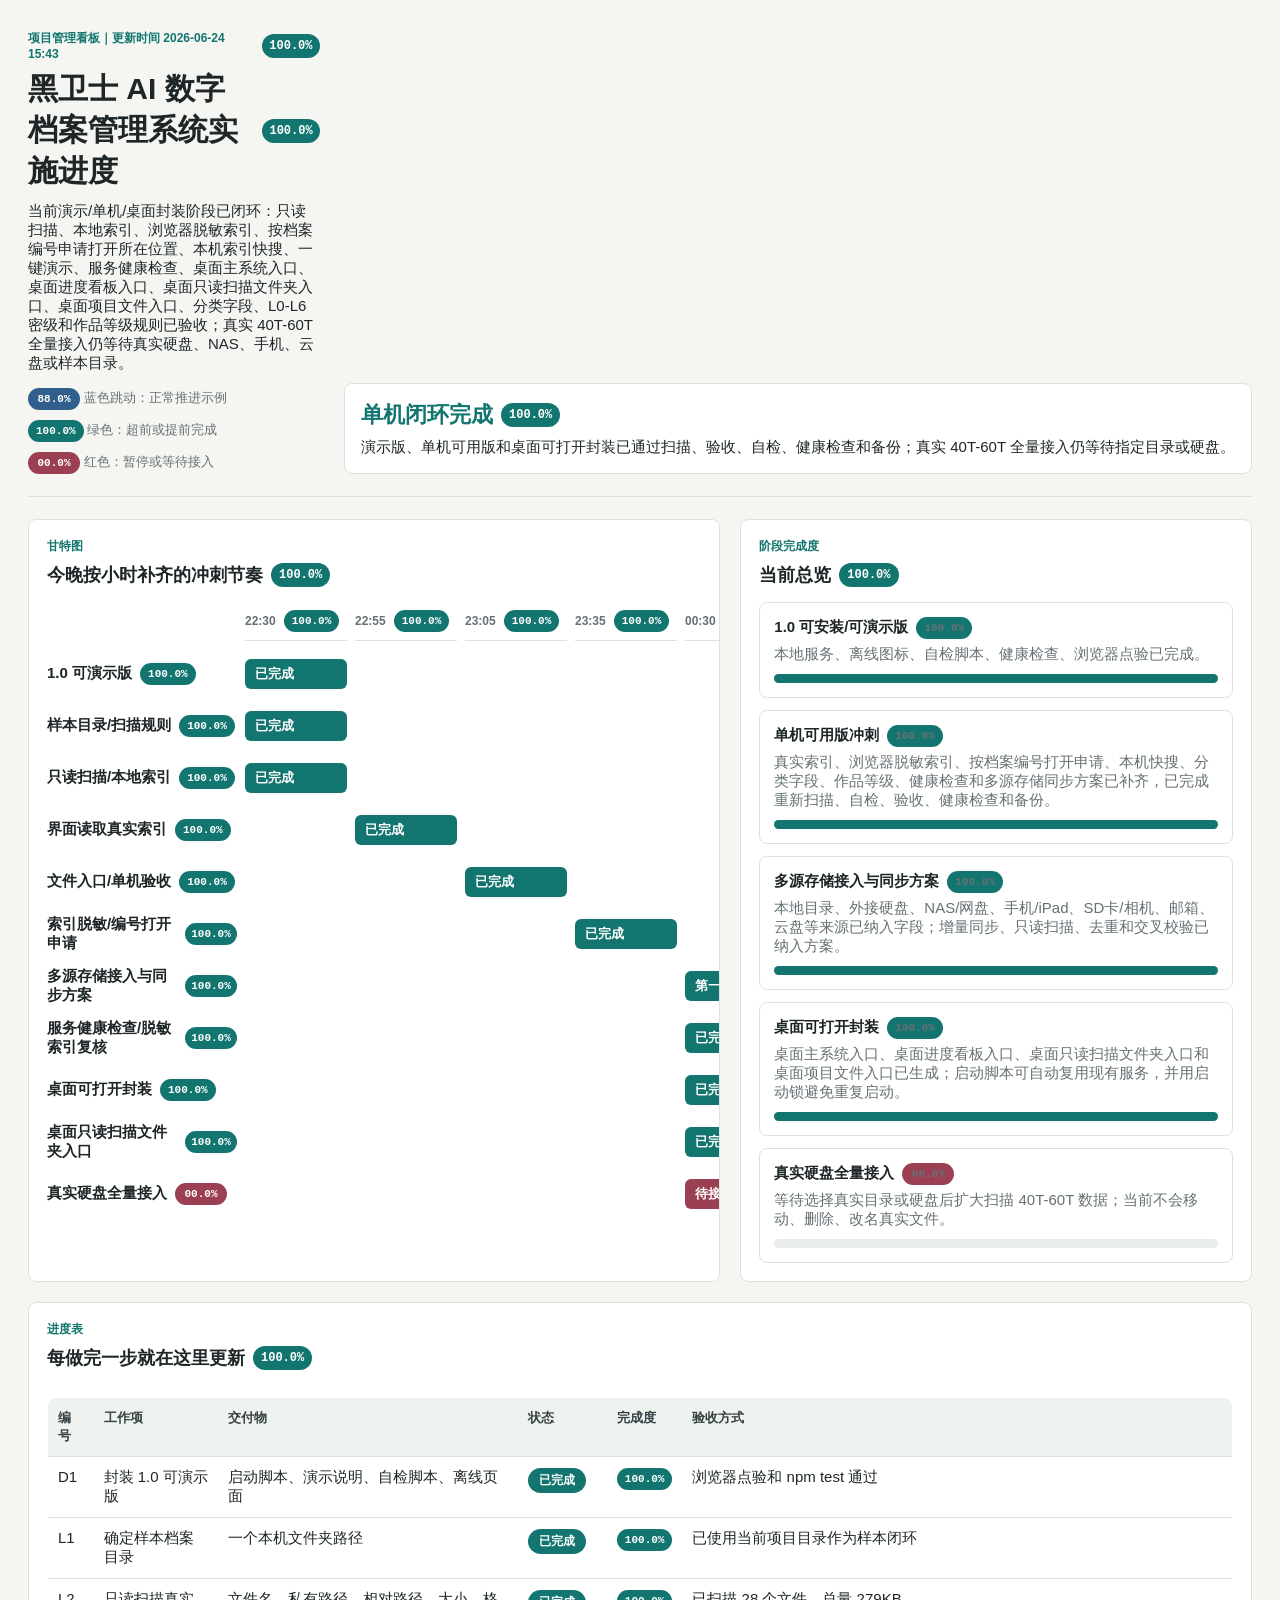
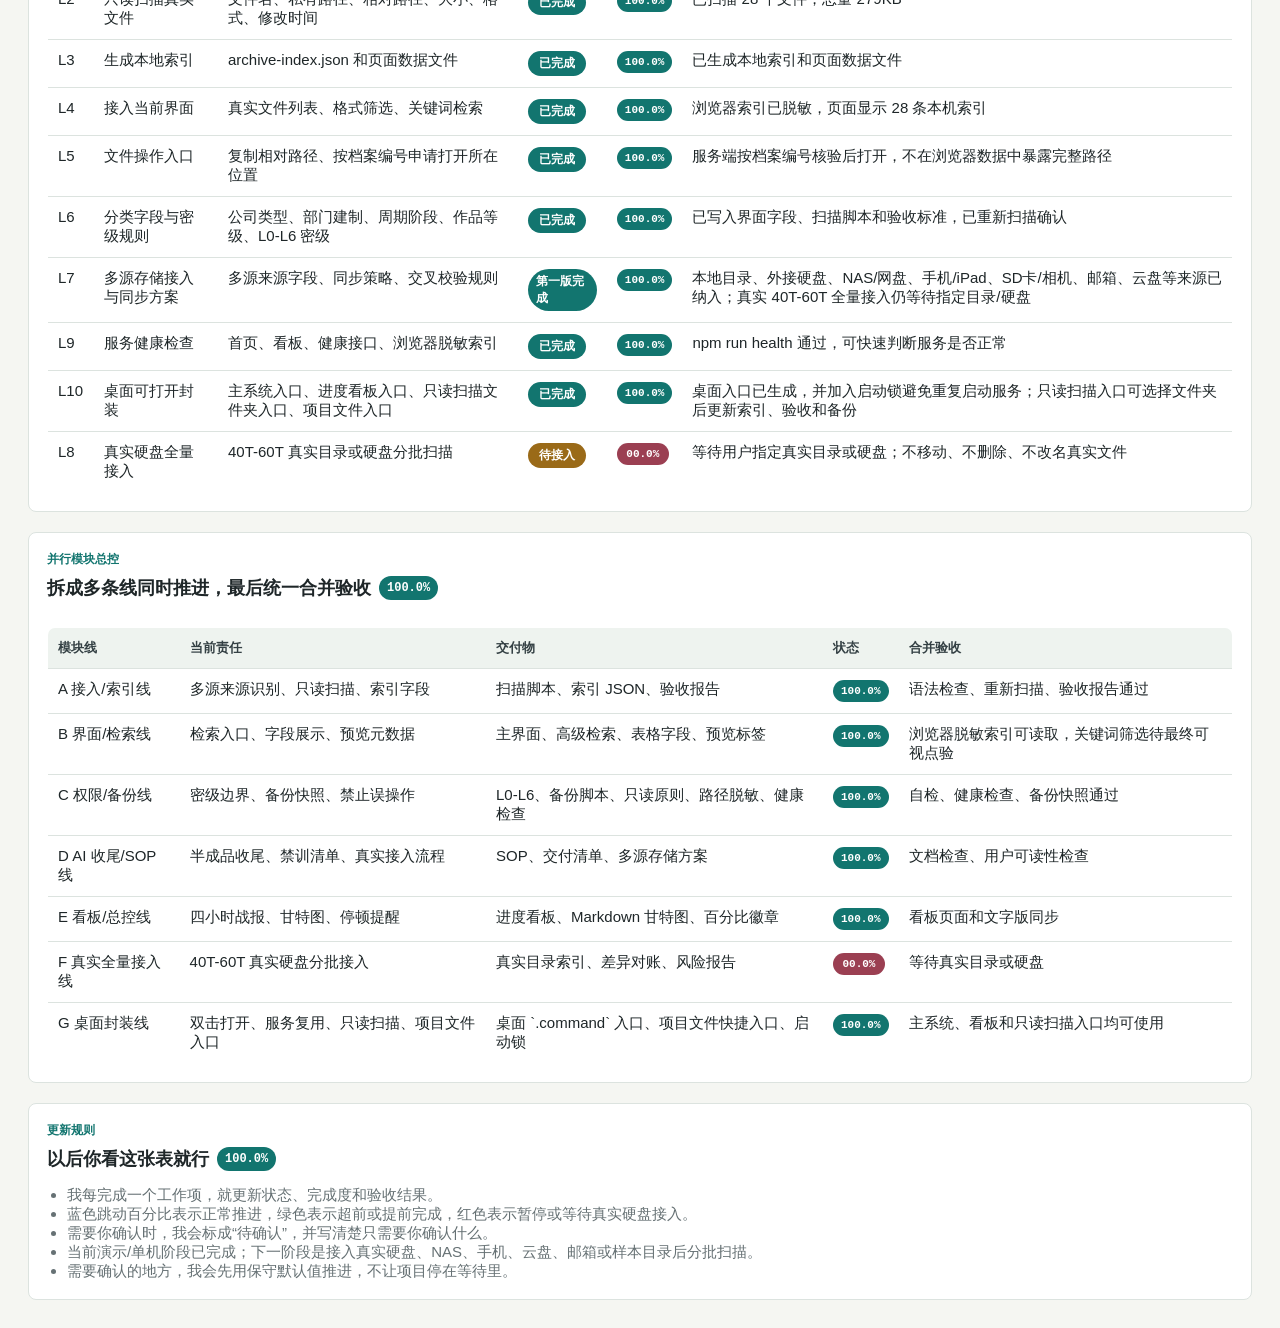
<file: 备份快照/20260624-074903/项目进度看板.html>
<!doctype html>
<html lang="zh-CN">
  <head>
    <meta charset="UTF-8" />
    <meta name="viewport" content="width=device-width, initial-scale=1.0" />
    <title>黑卫士 AI 数字档案管理系统项目进度看板</title>
    <style>
      :root {
        --ink: #1e2628;
        --muted: #667174;
        --line: #dce3df;
        --page: #f5f6f2;
        --panel: #ffffff;
        --green: #12756f;
        --blue: #315f8c;
        --gold: #9a6a18;
        --red: #9b3f52;
      }

      * {
        box-sizing: border-box;
      }

      body {
        margin: 0;
        background: var(--page);
        color: var(--ink);
        font-family: "PingFang SC", "Microsoft YaHei", Arial, sans-serif;
        font-size: 15px;
      }

      .page {
        max-width: 1360px;
        margin: 0 auto;
        padding: 28px;
      }

      .hero {
        display: grid;
        grid-template-columns: 1fr auto;
        gap: 24px;
        align-items: end;
        padding-bottom: 22px;
        border-bottom: 1px solid var(--line);
      }

      .eyebrow {
        margin: 0 0 8px;
        color: var(--green);
        font-size: 12px;
        font-weight: 700;
      }

      h1,
      h2,
      h3,
      p {
        margin-top: 0;
      }

      h1 {
        margin-bottom: 10px;
        font-size: 30px;
      }

      h2 {
        font-size: 18px;
      }

      .hero p:last-child {
        margin-bottom: 0;
        color: var(--muted);
      }

      .status-box {
        min-width: 260px;
        padding: 16px;
        background: var(--panel);
        border: 1px solid var(--line);
        border-radius: 8px;
      }

      .status-box strong {
        display: flex;
        align-items: center;
        gap: 8px;
        margin-bottom: 8px;
        color: var(--green);
        font-size: 22px;
      }

      .title-line,
      .task-name,
      .card strong,
      .day {
        display: inline-flex;
        align-items: center;
        gap: 8px;
      }

      .progress-badge {
        display: inline-flex;
        align-items: center;
        justify-content: center;
        min-width: 58px;
        height: 24px;
        padding: 0 8px;
        border-radius: 999px;
        color: #fff;
        font-family: ui-monospace, SFMono-Regular, Menlo, Consolas, monospace;
        font-size: 12px;
        font-weight: 800;
        letter-spacing: 0;
        vertical-align: middle;
        white-space: nowrap;
      }

      .progress-badge.normal {
        background: var(--blue);
        animation: pulse-normal 1.35s ease-in-out infinite;
      }

      .progress-badge.ahead {
        background: var(--green);
      }

      .progress-badge.stopped {
        background: var(--red);
      }

      .progress-badge.small {
        min-width: 52px;
        height: 22px;
        font-size: 11px;
      }

      @keyframes pulse-normal {
        0%,
        100% {
          transform: translateY(0);
          box-shadow: 0 0 0 rgba(49, 95, 140, 0);
        }

        50% {
          transform: translateY(-1px);
          box-shadow: 0 0 0 4px rgba(49, 95, 140, 0.14);
        }
      }

      .grid {
        display: grid;
        grid-template-columns: 1.15fr 0.85fr;
        gap: 20px;
        margin-top: 22px;
      }

      .panel {
        background: var(--panel);
        border: 1px solid var(--line);
        border-radius: 8px;
        padding: 18px;
      }

      .gantt {
        overflow-x: auto;
      }

      .timeline {
        min-width: 850px;
      }

      .days,
      .task {
        display: grid;
        grid-template-columns: 190px repeat(6, 1fr);
        gap: 8px;
        align-items: center;
      }

      .days {
        margin-bottom: 12px;
        color: var(--muted);
        font-size: 12px;
        font-weight: 700;
      }

      .day {
        padding: 8px 0;
        text-align: center;
        border-bottom: 1px solid var(--line);
      }

      .task {
        min-height: 42px;
        margin-bottom: 10px;
      }

      .task-name {
        color: var(--ink);
        font-weight: 700;
      }

      .bar {
        min-height: 30px;
        padding: 6px 10px;
        color: #fff;
        border-radius: 6px;
        font-size: 13px;
        font-weight: 700;
        white-space: nowrap;
      }

      .done {
        background: var(--green);
      }

      .active {
        background: var(--blue);
      }

      .todo {
        background: var(--gold);
      }

      .later {
        background: var(--red);
      }

      .col-1 {
        grid-column: 2 / span 1;
      }

      .col-2 {
        grid-column: 3 / span 1;
      }

      .col-3 {
        grid-column: 4 / span 1;
      }

      .col-4 {
        grid-column: 5 / span 1;
      }

      .col-5-6 {
        grid-column: 6 / span 2;
      }

      .cards {
        display: grid;
        gap: 12px;
      }

      .card {
        padding: 14px;
        border: 1px solid var(--line);
        border-radius: 8px;
      }

      .card strong {
        display: flex;
        align-items: center;
        gap: 8px;
        margin-bottom: 6px;
      }

      .card span {
        color: var(--muted);
      }

      .progress-line {
        width: 100%;
        height: 9px;
        margin-top: 10px;
        overflow: hidden;
        background: #e8ede9;
        border-radius: 999px;
      }

      .progress-line span {
        display: block;
        height: 100%;
        background: var(--green);
      }

      table {
        width: 100%;
        border-collapse: collapse;
        margin-top: 12px;
        overflow: hidden;
        border: 1px solid var(--line);
        border-radius: 8px;
      }

      th,
      td {
        padding: 11px 10px;
        border-bottom: 1px solid var(--line);
        text-align: left;
        vertical-align: top;
      }

      th {
        background: #eef3ef;
        color: #344044;
        font-size: 13px;
      }

      tr:last-child td {
        border-bottom: 0;
      }

      .tag {
        display: inline-flex;
        min-width: 58px;
        justify-content: center;
        padding: 4px 8px;
        border-radius: 999px;
        color: #fff;
        font-size: 12px;
        font-weight: 700;
      }

      .tag.done {
        background: var(--green);
      }

      .tag.next {
        background: var(--blue);
      }

      .tag.todo {
        background: var(--gold);
      }

      .legend {
        display: flex;
        flex-wrap: wrap;
        gap: 10px;
        margin-top: 14px;
        color: var(--muted);
        font-size: 13px;
      }

      .rules {
        margin-top: 20px;
      }

      .rules ul {
        margin: 0;
        padding-left: 20px;
        color: var(--muted);
      }

      @media (max-width: 960px) {
        .page {
          padding: 18px;
        }

        .hero,
        .grid {
          grid-template-columns: 1fr;
        }
      }
    </style>
  </head>
  <body>
    <main class="page">
      <header class="hero">
        <div>
          <p class="eyebrow title-line">项目管理看板｜更新时间 2026-06-24 15:43 <span class="progress-badge ahead">100.0%</span></p>
          <h1 class="title-line">黑卫士 AI 数字档案管理系统实施进度 <span class="progress-badge ahead">100.0%</span></h1>
          <p>当前演示/单机/桌面封装阶段已闭环：只读扫描、本地索引、浏览器脱敏索引、按档案编号申请打开所在位置、本机索引快搜、一键演示、服务健康检查、桌面主系统入口、桌面进度看板入口、桌面只读扫描文件夹入口、桌面项目文件入口、分类字段、L0-L6 密级和作品等级规则已验收；真实 40T-60T 全量接入仍等待真实硬盘、NAS、手机、云盘或样本目录。</p>
          <div class="legend">
            <span><span class="progress-badge normal small">88.0%</span> 蓝色跳动：正常推进示例</span>
            <span><span class="progress-badge ahead small">100.0%</span> 绿色：超前或提前完成</span>
            <span><span class="progress-badge stopped small">00.0%</span> 红色：暂停或等待接入</span>
          </div>
        </div>
        <aside class="status-box">
          <strong>单机闭环完成 <span class="progress-badge ahead">100.0%</span></strong>
          <span>演示版、单机可用版和桌面可打开封装已通过扫描、验收、自检、健康检查和备份；真实 40T-60T 全量接入仍等待指定目录或硬盘。</span>
        </aside>
      </header>

      <section class="grid">
        <div class="panel gantt">
          <p class="eyebrow">甘特图</p>
          <h2 class="title-line">今晚按小时补齐的冲刺节奏 <span class="progress-badge ahead">100.0%</span></h2>
          <div class="timeline" aria-label="项目甘特图">
            <div class="days">
              <div></div>
              <div class="day">22:30 <span class="progress-badge ahead small">100.0%</span></div>
              <div class="day">22:55 <span class="progress-badge ahead small">100.0%</span></div>
              <div class="day">23:05 <span class="progress-badge ahead small">100.0%</span></div>
              <div class="day">23:35 <span class="progress-badge ahead small">100.0%</span></div>
              <div class="day">00:30 <span class="progress-badge ahead small">100.0%</span></div>
              <div class="day">00:10 <span class="progress-badge ahead small">100.0%</span></div>
            </div>

            <div class="task">
              <div class="task-name">1.0 可演示版 <span class="progress-badge ahead small">100.0%</span></div>
              <div class="bar done col-1">已完成</div>
            </div>
            <div class="task">
              <div class="task-name">样本目录/扫描规则 <span class="progress-badge ahead small">100.0%</span></div>
              <div class="bar done col-1">已完成</div>
            </div>
            <div class="task">
              <div class="task-name">只读扫描/本地索引 <span class="progress-badge ahead small">100.0%</span></div>
              <div class="bar done col-1">已完成</div>
            </div>
            <div class="task">
              <div class="task-name">界面读取真实索引 <span class="progress-badge ahead small">100.0%</span></div>
              <div class="bar done col-2">已完成</div>
            </div>
            <div class="task">
              <div class="task-name">文件入口/单机验收 <span class="progress-badge ahead small">100.0%</span></div>
              <div class="bar done col-3">已完成</div>
            </div>
            <div class="task">
              <div class="task-name">索引脱敏/编号打开申请 <span class="progress-badge ahead small">100.0%</span></div>
              <div class="bar done col-4">已完成</div>
            </div>
            <div class="task">
              <div class="task-name">多源存储接入与同步方案 <span class="progress-badge ahead small">100.0%</span></div>
              <div class="bar done col-5-6">第一版完成</div>
            </div>
            <div class="task">
              <div class="task-name">服务健康检查/脱敏索引复核 <span class="progress-badge ahead small">100.0%</span></div>
              <div class="bar done col-5-6">已完成</div>
            </div>
            <div class="task">
              <div class="task-name">桌面可打开封装 <span class="progress-badge ahead small">100.0%</span></div>
              <div class="bar done col-5-6">已完成</div>
            </div>
            <div class="task">
              <div class="task-name">桌面只读扫描文件夹入口 <span class="progress-badge ahead small">100.0%</span></div>
              <div class="bar done col-5-6">已完成</div>
            </div>
            <div class="task">
              <div class="task-name">真实硬盘全量接入 <span class="progress-badge stopped small">00.0%</span></div>
              <div class="bar later col-5-6">待接真实硬盘</div>
            </div>
          </div>
        </div>

        <aside class="panel">
          <p class="eyebrow">阶段完成度</p>
          <h2 class="title-line">当前总览 <span class="progress-badge ahead">100.0%</span></h2>
          <div class="cards">
            <div class="card">
              <strong>1.0 可安装/可演示版 <span class="progress-badge ahead small">100.0%</span></strong>
              <span>本地服务、离线图标、自检脚本、健康检查、浏览器点验已完成。</span>
              <div class="progress-line"><span style="width: 100%"></span></div>
            </div>
            <div class="card">
              <strong>单机可用版冲刺 <span class="progress-badge ahead small">100.0%</span></strong>
              <span>真实索引、浏览器脱敏索引、按档案编号打开申请、本机快搜、分类字段、作品等级、健康检查和多源存储同步方案已补齐，已完成重新扫描、自检、验收、健康检查和备份。</span>
              <div class="progress-line"><span style="width: 100%"></span></div>
            </div>
            <div class="card">
              <strong>多源存储接入与同步方案 <span class="progress-badge ahead small">100.0%</span></strong>
              <span>本地目录、外接硬盘、NAS/网盘、手机/iPad、SD卡/相机、邮箱、云盘等来源已纳入字段；增量同步、只读扫描、去重和交叉校验已纳入方案。</span>
              <div class="progress-line"><span style="width: 100%"></span></div>
            </div>
            <div class="card">
              <strong>桌面可打开封装 <span class="progress-badge ahead small">100.0%</span></strong>
              <span>桌面主系统入口、桌面进度看板入口、桌面只读扫描文件夹入口和桌面项目文件入口已生成；启动脚本可自动复用现有服务，并用启动锁避免重复启动。</span>
              <div class="progress-line"><span style="width: 100%"></span></div>
            </div>
            <div class="card">
              <strong>真实硬盘全量接入 <span class="progress-badge stopped small">00.0%</span></strong>
              <span>等待选择真实目录或硬盘后扩大扫描 40T-60T 数据；当前不会移动、删除、改名真实文件。</span>
              <div class="progress-line"><span style="width: 0%"></span></div>
            </div>
          </div>
        </aside>
      </section>

      <section class="panel" style="margin-top: 20px">
        <p class="eyebrow">进度表</p>
        <h2 class="title-line">每做完一步就在这里更新 <span class="progress-badge ahead">100.0%</span></h2>
        <table>
          <thead>
            <tr>
              <th>编号</th>
              <th>工作项</th>
              <th>交付物</th>
              <th>状态</th>
              <th>完成度</th>
              <th>验收方式</th>
            </tr>
          </thead>
          <tbody>
            <tr>
              <td>D1</td>
              <td>封装 1.0 可演示版</td>
              <td>启动脚本、演示说明、自检脚本、离线页面</td>
              <td><span class="tag done">已完成</span></td>
              <td><span class="progress-badge ahead small">100.0%</span></td>
              <td>浏览器点验和 npm test 通过</td>
            </tr>
            <tr>
              <td>L1</td>
              <td>确定样本档案目录</td>
              <td>一个本机文件夹路径</td>
              <td><span class="tag done">已完成</span></td>
              <td><span class="progress-badge ahead small">100.0%</span></td>
              <td>已使用当前项目目录作为样本闭环</td>
            </tr>
            <tr>
              <td>L2</td>
              <td>只读扫描真实文件</td>
              <td>文件名、私有路径、相对路径、大小、格式、修改时间</td>
              <td><span class="tag done">已完成</span></td>
              <td><span class="progress-badge ahead small">100.0%</span></td>
              <td>已扫描 28 个文件，总量 279KB</td>
            </tr>
            <tr>
              <td>L3</td>
              <td>生成本地索引</td>
              <td>archive-index.json 和页面数据文件</td>
              <td><span class="tag done">已完成</span></td>
              <td><span class="progress-badge ahead small">100.0%</span></td>
              <td>已生成本地索引和页面数据文件</td>
            </tr>
            <tr>
              <td>L4</td>
              <td>接入当前界面</td>
              <td>真实文件列表、格式筛选、关键词检索</td>
              <td><span class="tag done">已完成</span></td>
              <td><span class="progress-badge ahead small">100.0%</span></td>
              <td>浏览器索引已脱敏，页面显示 28 条本机索引</td>
            </tr>
            <tr>
              <td>L5</td>
              <td>文件操作入口</td>
              <td>复制相对路径、按档案编号申请打开所在位置</td>
              <td><span class="tag done">已完成</span></td>
              <td><span class="progress-badge ahead small">100.0%</span></td>
              <td>服务端按档案编号核验后打开，不在浏览器数据中暴露完整路径</td>
            </tr>
            <tr>
              <td>L6</td>
              <td>分类字段与密级规则</td>
              <td>公司类型、部门建制、周期阶段、作品等级、L0-L6 密级</td>
              <td><span class="tag done">已完成</span></td>
              <td><span class="progress-badge ahead small">100.0%</span></td>
              <td>已写入界面字段、扫描脚本和验收标准，已重新扫描确认</td>
            </tr>
            <tr>
              <td>L7</td>
              <td>多源存储接入与同步方案</td>
              <td>多源来源字段、同步策略、交叉校验规则</td>
              <td><span class="tag done">第一版完成</span></td>
              <td><span class="progress-badge ahead small">100.0%</span></td>
              <td>本地目录、外接硬盘、NAS/网盘、手机/iPad、SD卡/相机、邮箱、云盘等来源已纳入；真实 40T-60T 全量接入仍等待指定目录/硬盘</td>
            </tr>
            <tr>
              <td>L9</td>
              <td>服务健康检查</td>
              <td>首页、看板、健康接口、浏览器脱敏索引</td>
              <td><span class="tag done">已完成</span></td>
              <td><span class="progress-badge ahead small">100.0%</span></td>
              <td>npm run health 通过，可快速判断服务是否正常</td>
            </tr>
            <tr>
              <td>L10</td>
              <td>桌面可打开封装</td>
              <td>主系统入口、进度看板入口、只读扫描文件夹入口、项目文件入口</td>
              <td><span class="tag done">已完成</span></td>
              <td><span class="progress-badge ahead small">100.0%</span></td>
              <td>桌面入口已生成，并加入启动锁避免重复启动服务；只读扫描入口可选择文件夹后更新索引、验收和备份</td>
            </tr>
            <tr>
              <td>L8</td>
              <td>真实硬盘全量接入</td>
              <td>40T-60T 真实目录或硬盘分批扫描</td>
              <td><span class="tag todo">待接入</span></td>
              <td><span class="progress-badge stopped small">00.0%</span></td>
              <td>等待用户指定真实目录或硬盘；不移动、不删除、不改名真实文件</td>
            </tr>
          </tbody>
        </table>
      </section>

      <section class="panel" style="margin-top: 20px">
        <p class="eyebrow">并行模块总控</p>
        <h2 class="title-line">拆成多条线同时推进，最后统一合并验收 <span class="progress-badge ahead">100.0%</span></h2>
        <table>
          <thead>
            <tr>
              <th>模块线</th>
              <th>当前责任</th>
              <th>交付物</th>
              <th>状态</th>
              <th>合并验收</th>
            </tr>
          </thead>
          <tbody>
            <tr>
              <td>A 接入/索引线</td>
              <td>多源来源识别、只读扫描、索引字段</td>
              <td>扫描脚本、索引 JSON、验收报告</td>
              <td><span class="progress-badge ahead small">100.0%</span></td>
              <td>语法检查、重新扫描、验收报告通过</td>
            </tr>
            <tr>
              <td>B 界面/检索线</td>
              <td>检索入口、字段展示、预览元数据</td>
              <td>主界面、高级检索、表格字段、预览标签</td>
              <td><span class="progress-badge ahead small">100.0%</span></td>
              <td>浏览器脱敏索引可读取，关键词筛选待最终可视点验</td>
            </tr>
            <tr>
              <td>C 权限/备份线</td>
              <td>密级边界、备份快照、禁止误操作</td>
              <td>L0-L6、备份脚本、只读原则、路径脱敏、健康检查</td>
              <td><span class="progress-badge ahead small">100.0%</span></td>
              <td>自检、健康检查、备份快照通过</td>
            </tr>
            <tr>
              <td>D AI 收尾/SOP线</td>
              <td>半成品收尾、禁训清单、真实接入流程</td>
              <td>SOP、交付清单、多源存储方案</td>
              <td><span class="progress-badge ahead small">100.0%</span></td>
              <td>文档检查、用户可读性检查</td>
            </tr>
            <tr>
              <td>E 看板/总控线</td>
              <td>四小时战报、甘特图、停顿提醒</td>
              <td>进度看板、Markdown 甘特图、百分比徽章</td>
              <td><span class="progress-badge ahead small">100.0%</span></td>
              <td>看板页面和文字版同步</td>
            </tr>
            <tr>
              <td>F 真实全量接入线</td>
              <td>40T-60T 真实硬盘分批接入</td>
              <td>真实目录索引、差异对账、风险报告</td>
              <td><span class="progress-badge stopped small">00.0%</span></td>
              <td>等待真实目录或硬盘</td>
            </tr>
            <tr>
              <td>G 桌面封装线</td>
              <td>双击打开、服务复用、只读扫描、项目文件入口</td>
              <td>桌面 `.command` 入口、项目文件快捷入口、启动锁</td>
              <td><span class="progress-badge ahead small">100.0%</span></td>
              <td>主系统、看板和只读扫描入口均可使用</td>
            </tr>
          </tbody>
        </table>
      </section>

      <section class="panel rules">
        <p class="eyebrow">更新规则</p>
        <h2 class="title-line">以后你看这张表就行 <span class="progress-badge ahead">100.0%</span></h2>
        <ul>
          <li>我每完成一个工作项，就更新状态、完成度和验收结果。</li>
          <li>蓝色跳动百分比表示正常推进，绿色表示超前或提前完成，红色表示暂停或等待真实硬盘接入。</li>
          <li>需要你确认时，我会标成“待确认”，并写清楚只需要你确认什么。</li>
          <li>当前演示/单机阶段已完成；下一阶段是接入真实硬盘、NAS、手机、云盘、邮箱或样本目录后分批扫描。</li>
          <li>需要确认的地方，我会先用保守默认值推进，不让项目停在等待里。</li>
        </ul>
      </section>
    </main>
  </body>
</html>
</file>
